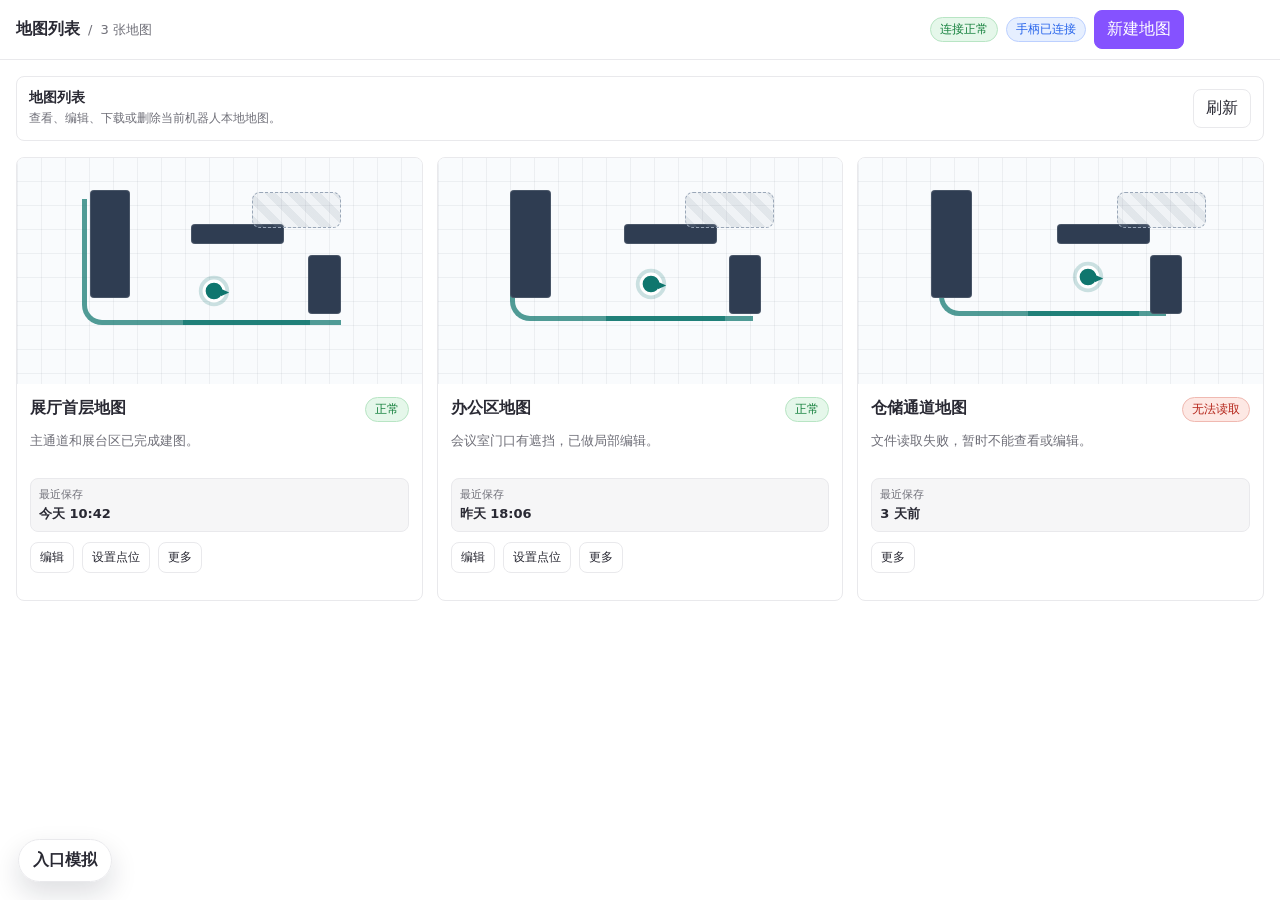
<file: apps/mapping-prototype-0630/index.html>
﻿<!doctype html>
<html lang="zh-CN">
<head>
  <meta charset="utf-8" />
  <meta name="viewport" content="width=device-width, initial-scale=1" />
  <title>建图 App 0630 原型 V0.9</title>
  <style>
    :root {
      --bg: #ffffff;
      --surface: #ffffff;
      --surface-soft: #f6f6f7;
      --surface-strong: #f0f0f2;
      --ink: #292933;
      --ink-soft: #6f6f78;
      --ink-faint: #9a9aa2;
      --line: #e9e9ec;
      --line-strong: #d8d8de;
      --primary: #8552ff;
      --primary-strong: #7443e8;
      --primary-soft: #f0eaff;
      --teal: #0f766e;
      --teal-2: #0d9488;
      --teal-soft: #dff5f1;
      --blue: #2563eb;
      --blue-soft: #e6efff;
      --amber: #b45309;
      --amber-soft: #fff4de;
      --red: #b42318;
      --red-soft: #fde8e4;
      --green: #15803d;
      --green-soft: #e5f7ea;
      --shadow: none;
      --radius: 8px;
    }

    * { box-sizing: border-box; }

    [hidden] { display: none !important; }

    html, body { min-height: 100%; }

    body {
      margin: 0;
      background: var(--bg);
      color: var(--ink);
      font-family: Inter, "Microsoft YaHei", "PingFang SC", system-ui, sans-serif;
      letter-spacing: 0;
    }

    button, input, textarea, select { font: inherit; }

    button {
      cursor: pointer;
      border: 0;
    }

    .app {
      min-height: 100vh;
      display: grid;
      grid-template-columns: minmax(0, 1fr);
      background: var(--bg);
    }

    .side {
      display: none !important;
      background: var(--nav);
      color: #e5edf6;
      padding: 18px 14px;
      grid-template-rows: auto 1fr auto;
      gap: 18px;
    }

    .brand {
      display: grid;
      gap: 8px;
    }

    .brand-mark {
      width: 34px;
      height: 34px;
      border-radius: 8px;
      background:
        linear-gradient(135deg, rgba(13, 148, 136, .95), rgba(37, 99, 235, .9)),
        #0f766e;
      display: grid;
      place-items: center;
      color: #fff;
      font-weight: 800;
    }

    .brand h1 {
      margin: 0;
      font-size: 18px;
      line-height: 1.2;
    }

    .brand small {
      color: #9ca9b9;
      font-size: 12px;
    }

    .side-nav {
      display: grid;
      align-content: start;
      gap: 8px;
    }

    .side-nav button {
      min-height: 40px;
      border-radius: 8px;
      background: transparent;
      color: #cbd5e1;
      display: grid;
      grid-template-columns: 22px minmax(0, 1fr);
      align-items: center;
      gap: 8px;
      padding: 8px 10px;
      text-align: left;
    }

    .side-nav button.active {
      background: var(--nav-2);
      color: #fff;
      box-shadow: inset 3px 0 0 var(--teal-2);
    }

    .side-nav button:disabled {
      opacity: .48;
      cursor: default;
    }

    .main {
      min-width: 0;
      min-height: 100vh;
      display: grid;
      grid-template-rows: auto minmax(0, 1fr);
      background: var(--bg);
    }

    .topbar {
      min-height: 56px;
      background: var(--surface);
      border-bottom: 1px solid var(--line);
      display: flex;
      align-items: center;
      justify-content: space-between;
      gap: 16px;
      padding: 10px 96px 10px 16px;
      position: sticky;
      top: 0;
      z-index: 10;
    }

    .crumb {
      display: flex;
      flex-wrap: wrap;
      align-items: center;
      gap: 8px;
      color: var(--ink-soft);
      font-size: 13px;
    }

    .crumb strong {
      color: var(--ink);
      font-size: 16px;
      font-weight: 600;
    }

    .top-actions,
    .actions {
      display: flex;
      flex-wrap: wrap;
      align-items: center;
      gap: 8px;
    }

    .btn {
      min-height: 36px;
      border: 1px solid var(--line);
      border-radius: 8px;
      background: #fff;
      color: var(--ink);
      padding: 8px 12px;
      display: inline-flex;
      align-items: center;
      justify-content: center;
      gap: 7px;
      white-space: nowrap;
      transition: background .16s ease, border-color .16s ease, color .16s ease;
    }

    .btn:hover {
      border-color: var(--line-strong);
      background: #f8fafc;
    }

    .btn.primary {
      background: var(--primary);
      border-color: var(--primary);
      color: #fff;
    }

    .btn.primary:hover { background: var(--primary-strong); }

    .btn.blue {
      background: var(--blue);
      border-color: var(--blue);
      color: #fff;
    }

    .btn.danger {
      background: var(--red);
      border-color: var(--red);
      color: #fff;
    }

    .btn.ghost {
      background: transparent;
    }

    .btn.icon {
      width: 36px;
      padding: 0;
    }

    .btn.small {
      min-height: 30px;
      padding: 6px 9px;
      font-size: 12px;
    }

    .btn:disabled {
      opacity: .55;
      cursor: default;
      transform: none;
    }

    .page {
      display: none;
      min-width: 0;
      padding: 16px;
      align-content: start;
      gap: 16px;
      background: var(--bg);
    }

    .page.active {
      display: grid;
    }

    .hero-row {
      display: grid;
      grid-template-columns: minmax(0, 1fr);
      gap: 14px;
      align-items: center;
    }

    .entry-panel {
      border: 1px solid var(--line);
      border-radius: 8px;
      background: var(--surface);
      padding: 12px;
      display: grid;
      gap: 10px;
    }

    .entry-panel-head {
      display: flex;
      align-items: flex-start;
      justify-content: space-between;
      gap: 4px;
    }

    .entry-panel-title {
      display: grid;
      gap: 4px;
    }

    .entry-panel-head strong {
      font-size: 14px;
    }

    .entry-panel-head span {
      color: var(--ink-soft);
      font-size: 12px;
      line-height: 1.45;
    }

    .sim-row {
      display: grid;
      gap: 6px;
    }

    .sim-row-label {
      font-size: 12px;
      font-weight: 700;
      color: var(--ink-soft);
    }

    .sim-panel {
      position: fixed;
      left: 18px;
      bottom: 18px;
      z-index: 25;
      width: min(360px, calc(100vw - 36px));
      box-shadow: 0 12px 28px rgba(17, 24, 39, .14);
    }

    .sim-panel .entry-panel {
      background: rgba(255, 255, 255, .96);
      backdrop-filter: blur(10px);
    }

    .sim-panel-toggle {
      display: none;
      border: 1px solid var(--line);
      border-radius: 999px;
      background: rgba(255, 255, 255, .96);
      color: var(--ink);
      box-shadow: 0 12px 28px rgba(17, 24, 39, .14);
      padding: 10px 14px;
      font-weight: 700;
      backdrop-filter: blur(10px);
    }

    .sim-panel.is-collapsed {
      width: auto;
      box-shadow: none;
    }

    .sim-panel.is-collapsed .entry-panel {
      display: none;
    }

    .sim-panel.is-collapsed .sim-panel-toggle {
      display: inline-flex;
      align-items: center;
      gap: 8px;
    }

    .toolbar {
      background: var(--surface);
      border: 1px solid var(--line);
      border-radius: 8px;
      padding: 12px;
      display: flex;
      flex-wrap: wrap;
      align-items: center;
      justify-content: space-between;
      gap: 12px;
    }

    .segmented {
      display: inline-flex;
      flex-wrap: wrap;
      gap: 4px;
      background: var(--surface-soft);
      border-radius: 8px;
      padding: 4px;
    }

    .segmented button {
      min-height: 30px;
      border-radius: 6px;
      background: transparent;
      color: var(--ink-soft);
      padding: 5px 10px;
    }

    .segmented button.active {
      background: #fff;
      color: var(--ink);
      box-shadow: 0 1px 2px rgba(24, 24, 27, .08);
    }

    .toolbar-copy {
      display: grid;
      gap: 3px;
    }

    .toolbar-copy strong {
      font-size: 14px;
    }

    .toolbar-copy span {
      color: var(--ink-soft);
      font-size: 12px;
      line-height: 1.45;
    }

    .toolbar-copy span:empty {
      display: none;
    }

    .map-list {
      display: grid;
      grid-template-columns: repeat(auto-fit, minmax(340px, 1fr));
      gap: 14px;
    }

    .map-card {
      background: var(--surface);
      border: 1px solid var(--line);
      border-radius: 8px;
      overflow: hidden;
      min-height: 444px;
      display: grid;
      grid-template-rows: 226px minmax(0, 1fr);
      box-shadow: none;
      transition: background .16s ease, border-color .16s ease;
    }

    .map-card.clickable {
      cursor: pointer;
    }

    .map-card.clickable:focus-visible {
      outline: 2px solid var(--primary);
      outline-offset: 2px;
    }

    .map-card:hover {
      background: #fafafa;
      border-color: var(--line-strong);
    }

    .map-card.unavailable {
      cursor: default;
    }

    .map-preview {
      position: relative;
      overflow: hidden;
      background:
        linear-gradient(90deg, rgba(23, 32, 51, .055) 1px, transparent 1px),
        linear-gradient(0deg, rgba(23, 32, 51, .055) 1px, transparent 1px),
        #f9fbfd;
      background-size: 24px 24px;
    }

    .map-thumbnail {
      width: 100%;
      height: 100%;
      display: block;
      object-fit: cover;
      background: #111827;
    }

    .map-preview.large {
      min-height: 640px;
      border: 1px solid var(--line);
      border-radius: 8px;
    }

    .mapping-stage {
      min-height: 560px;
      height: clamp(560px, calc(100vh - 138px), 760px);
      border: 1px solid var(--line);
      border-radius: 8px;
      background: #111827;
      position: relative;
      overflow: hidden;
      cursor: grab;
      touch-action: none;
    }

    .mapping-stage.is-panning,
    .mapping-stage.editor-stage.is-panning {
      cursor: grabbing;
    }

    .mapping-canvas {
      display: block;
      width: 100%;
      height: 100%;
    }

    .map-zoom-controls {
      position: absolute;
      right: 14px;
      top: 14px;
      z-index: 4;
      display: inline-flex;
      align-items: center;
      gap: 4px;
      border: 1px solid rgba(255, 255, 255, .16);
      border-radius: 8px;
      background: rgba(15, 23, 42, .70);
      padding: 4px;
      backdrop-filter: blur(8px);
    }

    .map-zoom-controls button {
      min-width: 30px;
      min-height: 28px;
      border-radius: 6px;
      border-color: rgba(255, 255, 255, .12);
      background: rgba(255, 255, 255, .08);
      color: rgba(255, 255, 255, .88);
      padding: 3px 8px;
      font-size: 12px;
      cursor: pointer;
    }

    .map-zoom-controls button:hover {
      background: rgba(255, 255, 255, .16);
    }

    .map-zoom-controls button.active {
      background: rgba(37, 99, 235, .92);
      color: #fff;
    }

    .map-zoom-controls .zoom-percent {
      min-width: 42px;
      color: rgba(255, 255, 255, .82);
      text-align: center;
      font-size: 12px;
      line-height: 28px;
    }

    .mapping-hud {
      position: absolute;
      left: 14px;
      top: 14px;
      display: flex;
      flex-wrap: wrap;
      gap: 8px;
      pointer-events: none;
    }

    .hud-pill {
      min-height: 24px;
      display: inline-flex;
      align-items: center;
      gap: 6px;
      border: 1px solid rgba(255, 255, 255, .14);
      border-radius: 999px;
      background: rgba(15, 23, 42, .66);
      color: rgba(255, 255, 255, .88);
      padding: 3px 8px;
      font-size: 12px;
      backdrop-filter: blur(8px);
    }

    .hud-dot {
      width: 7px;
      height: 7px;
      border-radius: 999px;
      background: #22c55e;
      box-shadow: 0 0 0 4px rgba(34, 197, 94, .16);
    }

    .mapping-legend {
      position: absolute;
      right: 14px;
      bottom: 14px;
      display: grid;
      grid-template-columns: repeat(2, 118px);
      justify-content: end;
      align-items: center;
      gap: 8px 14px;
      border: 1px solid rgba(255, 255, 255, .16);
      border-radius: 8px;
      background: rgba(15, 23, 42, .68);
      color: rgba(255, 255, 255, .84);
      padding: 10px 11px;
      font-size: 14px;
      line-height: 1.15;
      backdrop-filter: blur(8px);
      pointer-events: none;
    }

    .mapping-wait {
      position: absolute;
      left: 50%;
      top: 50%;
      width: min(320px, calc(100% - 40px));
      transform: translate(-50%, -50%);
      border: 1px solid rgba(255, 255, 255, .18);
      border-radius: 8px;
      background: rgba(17, 24, 39, .76);
      color: rgba(255, 255, 255, .92);
      padding: 14px 16px;
      display: grid;
      gap: 5px;
      text-align: center;
      backdrop-filter: blur(8px);
      pointer-events: none;
    }

    .mapping-wait strong {
      font-size: 15px;
    }

    .mapping-wait span {
      color: rgba(255, 255, 255, .68);
      font-size: 12px;
      line-height: 1.45;
    }

    .mapping-wait.hidden { display: none; }

    .safety-banner {
      position: absolute;
      left: 14px;
      right: 14px;
      bottom: 14px;
      z-index: 2;
      min-height: 38px;
      border: 1px solid rgba(244, 63, 94, .38);
      border-radius: 8px;
      background: rgba(127, 29, 29, .88);
      color: #fff;
      display: none;
      align-items: center;
      justify-content: space-between;
      gap: 12px;
      padding: 8px 10px;
      font-size: 12px;
      backdrop-filter: blur(8px);
    }

    .safety-banner.show {
      display: flex;
    }

    .safety-banner strong {
      font-size: 13px;
    }

    .legend-row {
      display: inline-flex;
      align-items: center;
      gap: 10px;
      min-width: 118px;
      white-space: nowrap;
      font-family: "Microsoft YaHei", "PingFang SC", "Noto Sans CJK SC", Arial, sans-serif;
      font-variant-ligatures: none;
      font-weight: 400;
    }

    .mapping-legend .legend-row {
      justify-content: space-between;
      min-width: 118px;
      padding: 4px 6px;
      border-radius: 5px;
      background: rgba(255, 255, 255, .05);
    }

    .legend-swatch {
      display: inline-block;
      flex: 0 0 18px;
      width: 18px;
      height: 12px;
      border-radius: 3px;
      background: #e5e7eb;
      box-shadow: inset 0 0 0 1px rgba(255, 255, 255, .18);
    }

    .legend-label {
      display: inline-block;
      min-width: 72px;
    }

    .legend-swatch.wall { background: #1f2937; border: 1px solid #64748b; position: static; }
    .legend-swatch.free { background: #e8f1ff; }
    .legend-swatch.unknown { background: #6b7280; border: 1px solid #a7b0bd; position: static; }
    .legend-swatch.scan { background: #60a5fa; }
    .mapping-stage.editor-stage {
      min-height: 560px;
      height: clamp(560px, calc(100vh - 138px), 760px);
      background: #111827;
      cursor: crosshair;
      isolation: isolate;
    }

    .editor-grid-canvas {
      position: absolute;
      inset: 0;
      width: 100%;
      height: 100%;
      display: block;
    }

    .editor-brush-preview {
      position: absolute;
      z-index: 3;
      display: none;
      width: 24px;
      height: 24px;
      border: 2px solid rgba(15, 118, 110, .78);
      border-radius: 999px;
      background: rgba(13, 148, 136, .14);
      transform: translate(-50%, -50%);
      pointer-events: none;
      box-shadow: 0 0 0 1px rgba(255, 255, 255, .7);
    }

    .mapping-stage.editor-stage:hover .editor-brush-preview,
    .mapping-stage.editor-stage.is-drawing .editor-brush-preview {
      display: block;
    }

    .mapping-stage.picking-new,
    .mapping-stage.picking-reposition {
      cursor: crosshair !important;
    }

    .point-pick-preview {
      position: absolute;
      z-index: 5;
      display: none;
      width: 22px;
      height: 22px;
      border-radius: 50%;
      background: rgba(133, 82, 255, .35);
      border: 2px solid rgba(133, 82, 255, .85);
      transform: translate(-50%, -50%);
      pointer-events: none;
      align-items: center;
      justify-content: center;
      font-size: 9px;
      font-weight: 700;
      color: #7443e8;
      white-space: nowrap;
    }

    .route {
      position: absolute;
      left: 16%;
      top: 18%;
      width: 66%;
      height: 58%;
      border-left: 5px solid rgba(15, 118, 110, .72);
      border-bottom: 5px solid rgba(15, 118, 110, .72);
      border-radius: 0 0 0 20px;
    }

    .route::after {
      content: "";
      position: absolute;
      left: 38%;
      bottom: -5px;
      width: 50%;
      border-bottom: 5px solid rgba(15, 118, 110, .72);
    }

    .wall {
      position: absolute;
      background: #2f3d52;
      border-radius: 4px;
      box-shadow: inset 0 0 0 1px rgba(255, 255, 255, .12);
    }

    .unknown {
      position: absolute;
      border: 1px dashed #9aa7b8;
      border-radius: 8px;
      background:
        repeating-linear-gradient(45deg, rgba(138, 151, 167, .14) 0 8px, transparent 8px 16px),
        rgba(138, 151, 167, .08);
    }

    .scan-dot {
      position: absolute;
      width: 5px;
      height: 5px;
      border-radius: 50%;
      background: rgba(37, 99, 235, .5);
    }

    .robot {
      position: absolute;
      left: 46%;
      top: 52%;
      width: 30px;
      height: 30px;
      border-radius: 999px;
      background: var(--teal);
      border: 4px solid #fff;
      box-shadow: 0 0 0 5px rgba(15, 118, 110, .2);
    }

    .robot::after {
      content: "";
      position: absolute;
      right: -9px;
      top: 8px;
      border-left: 11px solid var(--teal);
      border-top: 5px solid transparent;
      border-bottom: 5px solid transparent;
    }

    .coverage {
      position: absolute;
      border-radius: 999px;
      background: rgba(37, 99, 235, .08);
      border: 1px solid rgba(37, 99, 235, .18);
    }

    .card-body {
      padding: 13px;
      display: grid;
      align-content: start;
      gap: 10px;
    }

    .card-title-row {
      display: flex;
      align-items: flex-start;
      justify-content: space-between;
      gap: 10px;
    }

    .card-title-row h3 {
      margin: 0;
      min-width: 0;
      font-size: 16px;
      line-height: 1.35;
    }

    .note {
      color: var(--ink-soft);
      font-size: 13px;
      line-height: 1.45;
      min-height: 36px;
    }

    .state-hint {
      min-height: 34px;
      border-radius: 8px;
      background: var(--surface-soft);
      color: var(--ink-soft);
      font-size: 12px;
      line-height: 1.45;
      padding: 8px 9px;
    }

    .card-footnote {
      color: var(--ink-soft);
      font-size: 12px;
      line-height: 1.4;
    }

    .meta-grid {
      display: grid;
      grid-template-columns: repeat(2, minmax(0, 1fr));
      gap: 8px;
    }

    .meta-grid.single {
      grid-template-columns: minmax(0, 1fr);
    }

    .meta {
      min-height: 54px;
      border: 1px solid var(--line);
      border-radius: 8px;
      background: var(--surface-soft);
      padding: 8px;
      display: grid;
      align-content: center;
      gap: 3px;
    }

    .meta span {
      color: var(--ink-soft);
      font-size: 11px;
    }

    .meta strong {
      color: var(--ink);
      font-size: 13px;
      font-weight: 700;
    }

    .badge {
      display: inline-flex;
      align-items: center;
      justify-content: center;
      min-height: 24px;
      border-radius: 999px;
      border: 1px solid var(--line);
      background: #fff;
      color: var(--ink-soft);
      padding: 3px 9px;
      font-size: 12px;
      white-space: nowrap;
    }

    .badge-button {
      cursor: pointer;
    }

    .badge-button:hover {
      border-color: var(--line-strong);
      filter: brightness(.98);
    }

    .badge.draft {
      color: var(--amber);
      border-color: #f0d29a;
      background: var(--amber-soft);
    }

    .badge.usable {
      color: var(--green);
      border-color: #b8e5c4;
      background: var(--green-soft);
    }

    .badge.error {
      color: var(--red);
      border-color: #f0b9b1;
      background: var(--red-soft);
    }

    .badge.info {
      color: var(--blue);
      border-color: #bcd0ff;
      background: var(--blue-soft);
    }

    .more-wrap {
      position: relative;
    }

    .menu {
      position: absolute;
      right: 0;
      top: calc(100% + 6px);
      z-index: 12;
      min-width: 150px;
      display: none;
      background: #fff;
      border: 1px solid var(--line);
      border-radius: 8px;
      box-shadow: var(--shadow);
      padding: 6px;
    }

    .menu.open { display: grid; }

    .menu button {
      min-height: 34px;
      border-radius: 6px;
      background: transparent;
      color: var(--ink);
      display: flex;
      align-items: center;
      gap: 8px;
      padding: 7px 9px;
      text-align: left;
    }

    .menu button:hover { background: var(--surface-soft); }

    .empty {
      min-height: 280px;
      background: var(--surface);
      border: 1px dashed var(--line-strong);
      border-radius: 8px;
      display: grid;
      place-items: center;
      text-align: center;
      padding: 28px;
    }

    .empty-inner {
      display: grid;
      justify-items: center;
      gap: 12px;
    }

    .empty-symbol {
      width: 46px;
      height: 46px;
      border-radius: 8px;
      background: var(--teal-soft);
      color: var(--teal);
      display: grid;
      place-items: center;
      font-weight: 800;
    }

    .workspace {
      display: grid;
      grid-template-columns: minmax(0, 1fr) 300px;
      gap: 16px;
      align-items: start;
    }

    .workspace.editor-layout {
      grid-template-columns: minmax(0, 1fr) 300px;
    }

    .workspace.editor-layout.points-mode {
      grid-template-columns: minmax(0, 1fr) 300px;
    }

    body.manual-locate-mode #editorModeSwitch,
    body.manual-locate-mode #basemapSection,
    body.manual-locate-mode #pointAddEntry,
    body.manual-locate-mode #moveConsoleSwitch,
    body.manual-locate-mode #pointListWrap,
    body.manual-locate-mode #saveEdit,
    body.manual-locate-mode #backLibraryFromEditor,
    body.manual-locate-mode #unsavedBadge,
    body.manual-locate-mode #exitEditorTop {
      display: none !important;
    }

    body.manual-locate-mode #manualLocateGuide {
      display: grid !important;
    }

    body.manual-locate-mode .point-two-col {
      display: block;
    }

    body.host-view-map-mode #backLibraryFromViewer,
    body.host-view-map-mode #exitViewerTop,
    body.host-view-map-mode #viewerEdit,
    body.host-view-map-mode #viewerEditPoints,
    body.host-view-map-mode #viewerDownload,
    body.host-view-map-mode #detailEditPoints {
      display: none !important;
    }

    .manual-locate-banner {
      display: none;
      position: absolute;
      left: 16px;
      right: 16px;
      bottom: 16px;
      z-index: 8;
      border: 1px solid rgba(148, 163, 184, .38);
      border-radius: 8px;
      background: rgba(15, 23, 42, .86);
      color: #e5e7eb;
      padding: 10px 12px;
      font-size: 12px;
      line-height: 1.5;
      backdrop-filter: blur(8px);
    }

    body.manual-locate-mode .manual-locate-banner {
      display: block;
    }

    .workspace.viewer-layout {
      grid-template-columns: minmax(0, 1fr) 300px;
    }

    .workspace.viewer-layout > aside.panel {
      order: 2;
    }

    .workspace.viewer-layout > .panel:not(aside) {
      order: 1;
    }

    .panel {
      background: var(--surface);
      border: 1px solid var(--line);
      border-radius: 8px;
      overflow: hidden;
      box-shadow: none;
    }

    .panel-header {
      min-height: 62px;
      border-bottom: 1px solid var(--line);
      display: flex;
      align-items: center;
      justify-content: space-between;
      gap: 12px;
      padding: 13px 15px;
    }

    .panel-header h2,
    .panel-header h3 {
      margin: 0;
      font-size: 17px;
      min-width: 0;
      overflow: hidden;
      text-overflow: ellipsis;
      white-space: nowrap;
    }

    .panel-body {
      padding: 14px;
      display: grid;
      gap: 12px;
    }

    .panel-body.flush {
      padding: 0;
    }

    .panel-footer {
      border-top: 1px solid var(--line);
      padding: 12px 14px;
      display: grid;
      gap: 8px;
    }

    .btn.full {
      width: 100%;
    }

    .status-list {
      display: grid;
      gap: 9px;
    }

    .status-row {
      min-height: 54px;
      border: 1px solid var(--line);
      border-radius: 8px;
      background: #fff;
      padding: 9px 10px;
      display: grid;
      grid-template-columns: minmax(0, 1fr) auto;
      align-items: center;
      gap: 10px;
    }

    .status-row strong {
      display: block;
      font-size: 13px;
      margin-bottom: 2px;
    }

    .status-row span {
      color: var(--ink-soft);
      font-size: 12px;
    }

    .control-pad {
      border: 1px solid var(--line);
      border-radius: 8px;
      background: #fff;
      padding: 12px;
      display: grid;
      gap: 12px;
    }

    .handset-panel {
      position: fixed;
      right: 18px;
      bottom: 18px;
      z-index: 24;
      width: min(290px, calc(100vw - 32px));
      border: 1px solid var(--line);
      border-radius: 8px;
      background: rgba(255, 255, 255, .96);
      box-shadow: 0 12px 28px rgba(17, 24, 39, .14);
      padding: 12px;
      display: grid;
      gap: 10px;
      backdrop-filter: blur(10px);
    }

    .handset-panel[hidden] {
      display: none;
    }

    .handset-head {
      display: flex;
      align-items: center;
      justify-content: space-between;
      gap: 8px;
    }

    .handset-head strong {
      font-size: 14px;
    }

    .handset-actions {
      display: flex;
      align-items: center;
      gap: 6px;
    }

    .handset-grid {
      display: grid;
      grid-template-columns: repeat(3, 1fr);
      gap: 7px;
    }

    .handset-grid .ctrl {
      min-width: 0;
      min-height: 42px;
    }

    .ctrl:disabled {
      opacity: .42;
      cursor: default;
    }

    .pad-head {
      display: flex;
      align-items: center;
      justify-content: space-between;
      gap: 10px;
    }

    .pad-head strong { font-size: 14px; }

    .pad-grid {
      display: grid;
      gap: 12px;
    }

    .move-grid {
      display: grid;
      grid-template-columns: repeat(3, minmax(0, 1fr));
      grid-template-rows: repeat(3, 50px);
      gap: 7px;
      justify-content: center;
    }

    .turn-grid {
      display: grid;
      grid-template-columns: repeat(2, minmax(0, 1fr));
      gap: 8px;
      align-content: center;
    }

    .ctrl {
      border: 1px solid var(--line);
      border-radius: 8px;
      background: var(--surface-soft);
      color: var(--ink);
      min-height: 48px;
      min-width: 0;
      padding: 6px;
      display: grid;
      place-items: center;
      gap: 2px;
      user-select: none;
      touch-action: none;
    }

    .ctrl:hover,
    .ctrl.active {
      background: var(--surface-strong);
      border-color: var(--line-strong);
      color: var(--ink);
    }

    .ctrl.active:not(.stop) {
      border-color: #93c5fd;
      background: #e6efff;
      box-shadow: inset 0 0 0 1px rgba(37, 99, 235, .25);
    }

    .ctrl.stop {
      background: var(--red);
      border-color: var(--red);
      color: #fff;
      font-weight: 800;
    }

    .ctrl kbd {
      font-size: 17px;
      line-height: 1;
      background: transparent;
      padding: 0;
    }

    .ctrl span {
      font-size: 11px;
    }

    .range-row {
      display: grid;
      grid-template-columns: 1fr;
      align-items: center;
      gap: 8px;
      color: var(--ink-soft);
      font-size: 12px;
    }

    .grid-size-setting {
      border: 1px solid var(--line);
      border-radius: 8px;
      background: #fff;
      padding: 10px;
      display: grid;
      gap: 8px;
    }

    .grid-size-setting.muted .segmented {
      opacity: .45;
    }

    .grid-size-setting .setting-head {
      display: flex;
      align-items: center;
      justify-content: space-between;
      gap: 10px;
    }

    .grid-size-setting strong {
      font-size: 13px;
    }

    .grid-size-setting .segmented {
      width: 100%;
      display: grid;
      grid-template-columns: repeat(4, minmax(0, 1fr));
    }

    .grid-size-setting .segmented button {
      padding-inline: 6px;
    }

    .control-note {
      color: var(--ink-soft);
      font-size: 12px;
      line-height: 1.45;
    }

    .control-note.warning {
      color: var(--red);
    }

    input[type="range"] {
      width: 100%;
      min-height: 24px;
      padding: 0;
    }

    .form {
      display: grid;
      gap: 13px;
    }

    .field {
      display: grid;
      gap: 7px;
    }

    .field label {
      font-size: 13px;
      font-weight: 700;
      color: #344256;
    }

    .field input,
    .field textarea {
      width: 100%;
      border: 1px solid var(--line);
      border-radius: 8px;
      background: #fff;
      color: var(--ink);
      min-height: 40px;
      padding: 9px 11px;
    }

    .field textarea {
      min-height: 102px;
      resize: vertical;
    }

    .drawer,
    .modal {
      position: fixed;
      inset: 0;
      display: none;
      z-index: 40;
    }

    .drawer.open,
    .modal.open {
      display: block;
    }

    .scrim {
      position: absolute;
      inset: 0;
      background: rgba(17, 24, 39, .42);
    }

    .drawer-panel {
      position: absolute;
      right: 0;
      top: 0;
      height: 100%;
      width: min(480px, 100vw);
      background: #fff;
      box-shadow: -18px 0 40px rgba(17, 24, 39, .18);
      display: grid;
      grid-template-rows: auto minmax(0, 1fr) auto;
    }

    .drawer-head,
    .drawer-foot {
      min-height: 64px;
      border-bottom: 1px solid var(--line);
      padding: 14px 16px;
      display: flex;
      align-items: center;
      justify-content: space-between;
      gap: 12px;
    }

    .drawer-foot {
      border-top: 1px solid var(--line);
      border-bottom: 0;
      justify-content: flex-end;
    }

    .drawer-head h2 {
      margin: 0;
      font-size: 18px;
    }

    .drawer-body {
      min-height: 0;
      overflow: auto;
      padding: 16px;
      display: grid;
      align-content: start;
      gap: 16px;
    }

    .check-list {
      display: grid;
      gap: 9px;
    }

    .check-item {
      min-height: 48px;
      border: 1px solid var(--line);
      border-radius: 8px;
      background: var(--surface-soft);
      padding: 9px 10px;
      display: grid;
      grid-template-columns: 22px minmax(0, 1fr) auto;
      align-items: center;
      gap: 8px;
    }

    .check-dot {
      width: 18px;
      height: 18px;
      border-radius: 999px;
      border: 2px solid var(--line-strong);
      background: #fff;
    }

    .check-item.pass .check-dot {
      border-color: var(--primary);
      background: var(--primary);
      box-shadow: inset 0 0 0 4px #fff;
    }

    .modal-card {
      position: relative;
      width: min(420px, calc(100vw - 28px));
      margin: 18vh auto 0;
      background: #fff;
      border-radius: 8px;
      box-shadow: var(--shadow);
      border: 1px solid var(--line);
      padding: 18px;
      display: grid;
      gap: 14px;
    }

    .modal-card h3 {
      margin: 0;
      font-size: 18px;
    }

    .modal-card p {
      margin: 0;
      color: var(--ink-soft);
      font-size: 13px;
      line-height: 1.55;
    }

    .modal-card p.warning {
      color: var(--red);
    }

    .modal-card p.warning strong {
      color: var(--red);
    }

    .next-actions {
      display: grid;
      grid-template-columns: repeat(2, minmax(0, 1fr));
      gap: 8px;
    }

    .next-actions .btn {
      justify-content: center;
    }

    .tool-list {
      display: grid;
      gap: 9px;
    }

    .tool {
      border: 1px solid var(--line);
      border-radius: 8px;
      background: #fff;
      min-height: 50px;
      padding: 10px;
      display: grid;
      grid-template-columns: 28px minmax(0, 1fr);
      gap: 8px;
      align-items: center;
      text-align: left;
    }

    .tool.active {
      border-color: var(--primary);
      background: var(--primary-soft);
    }

    .tool-mark {
      width: 26px;
      height: 26px;
      border-radius: 6px;
      display: grid;
      place-items: center;
      color: #fff;
      background: var(--primary);
      font-size: 13px;
      font-weight: 800;
    }

    .tool strong {
      display: block;
      font-size: 13px;
      margin-bottom: 2px;
    }

    .tool span {
      color: var(--ink-soft);
      font-size: 12px;
    }

    .toast {
      position: fixed;
      right: 20px;
      bottom: 20px;
      z-index: 60;
      max-width: 380px;
      background: #111827;
      color: #fff;
      border-radius: 8px;
      padding: 12px 14px;
      box-shadow: var(--shadow);
      opacity: 0;
      transform: translateY(10px);
      pointer-events: none;
      transition: opacity .18s ease, transform .18s ease;
      font-size: 13px;
      line-height: 1.5;
    }

    .toast.show {
      opacity: 1;
      transform: translateY(0);
    }

    .modal-error {
      margin: 12px 0 0;
      border: 1px solid #f0b9b1;
      border-radius: 8px;
      background: var(--red-soft);
      color: var(--red);
      padding: 10px 12px;
      font-size: 13px;
      line-height: 1.5;
    }

    .saving-bar {
      height: 8px;
      border-radius: 999px;
      overflow: hidden;
      background: var(--surface-strong);
    }

    .saving-bar span {
      display: block;
      height: 100%;
      width: 0;
      border-radius: inherit;
      background: var(--primary);
      transition: width .4s ease;
    }

    .editor-mode-tabs {
      display: grid;
      grid-template-columns: repeat(2, minmax(0, 1fr));
      gap: 4px;
      width: 100%;
    }

    .point-section { display: none; }
    .point-section.active { display: grid; gap: 10px; }
    .basemap-section { display: grid; gap: 10px; }
    .basemap-section.hidden { display: none; }

    .point-item.viewer-point-item {
      cursor: default;
    }

    .point-item.viewer-point-item:hover {
      background: var(--surface-soft);
      border-color: var(--line);
    }

    .point-list {
      display: grid;
      gap: 6px;
      max-height: 480px;
      overflow-y: auto;
      scroll-behavior: smooth;
    }

    .point-item {
      border: 1px solid var(--line);
      border-radius: 8px;
      background: #fff;
      padding: 9px 10px;
      display: grid;
      grid-template-columns: minmax(0,1fr) auto;
      align-items: center;
      gap: 8px;
      cursor: pointer;
      transition: background .12s ease, border-color .12s ease;
    }

    .point-item:hover {
      background: var(--surface-soft);
      border-color: var(--line-strong);
    }

    .point-item.selected {
      border-color: var(--primary);
      background: var(--primary-soft);
    }

    .point-edit-form {
      border: 1px solid var(--primary);
      border-radius: 8px;
      background: var(--primary-soft);
      padding: 10px;
      display: none;
      flex-direction: column;
      gap: 8px;
    }

    .point-edit-form.open {
      display: flex;
    }

    .handset-collapsed {
      display: flex;
      align-items: center;
      gap: 8px;
    }

    .handset-fab {
      position: fixed;
      right: 18px;
      bottom: 18px;
      z-index: 24;
      width: 46px;
      height: 46px;
      border-radius: 999px;
      background: rgba(255, 255, 255, .96);
      border: 1px solid var(--line);
      box-shadow: 0 8px 20px rgba(17, 24, 39, .14);
      backdrop-filter: blur(10px);
      display: none;
      align-items: center;
      justify-content: center;
      cursor: pointer;
      font-size: 18px;
    }

    .handset-fab.show { display: flex; }

    .point-item-info strong {
      display: block;
      font-size: 13px;
    }

    .point-item-info span {
      color: var(--ink-soft);
      font-size: 12px;
    }

    .point-add-form {
      border: 1px solid var(--line);
      border-radius: 8px;
      background: var(--surface-soft);
      padding: 10px;
      display: none;
      gap: 8px;
    }

    .point-add-form.open { display: grid; }

    .place-mode-note {
      border: 1px solid var(--primary);
      border-radius: 8px;
      background: var(--primary-soft);
      color: var(--primary);
      padding: 8px 10px;
      font-size: 12px;
      display: none;
    }

    .place-mode-note.active { display: block; }

    .mapping-stage.is-dragging-point {
      cursor: grabbing !important;
    }

    .nudge-grid {
      display: grid;
      grid-template-columns: repeat(3, 1fr);
      grid-template-rows: repeat(3, 36px);
      gap: 4px;
    }

    .nudge-grid .ctrl {
      min-height: 36px;
    }

    .point-add-entry {
      display: grid;
      gap: 6px;
    }

    .point-add-entry .section-label {
      font-size: 12px;
      font-weight: 700;
      color: var(--ink-soft);
    }

    .point-nudge-wrap {
      border: 1px solid var(--line);
      border-radius: 8px;
      background: #fff;
      padding: 8px 10px;
      display: grid;
      gap: 6px;
    }

    .point-nudge-wrap .section-label {
      font-size: 12px;
      font-weight: 700;
      color: var(--ink-soft);
    }

    /* Two-column layout for point arrangement mode */
    .point-two-col {
      display: grid;
      grid-template-columns: minmax(0, 1fr);
      gap: 10px;
      align-items: start;
    }

    @media (max-width: 1300px) {
      .workspace.editor-layout.points-mode {
        grid-template-columns: minmax(0, 1fr) 300px;
      }
    }

    /* Point view state (read-only info + edit/delete actions) */
    .point-view-panel {
      display: none !important;
    }

    /* Inline card detail: view state */
    .point-card-detail {
      border-top: 1px solid var(--line);
      margin-top: 6px;
      padding-top: 8px;
      display: none;
      flex-direction: column;
      gap: 6px;
    }

    .point-card-detail.open {
      display: flex;
    }

    .point-card-view {
      display: grid;
      gap: 4px;
    }

    .point-card-view-row {
      display: flex;
      justify-content: space-between;
      font-size: 12px;
      gap: 8px;
    }

    .point-card-view-row span {
      color: var(--ink-soft);
    }

    .point-card-view-row strong {
      font-size: 12px;
      color: var(--ink);
    }

    .point-card-unsaved {
      display: none;
      background: var(--amber-soft);
      border: 1px solid #f0d29a;
      border-radius: 6px;
      color: var(--amber);
      font-size: 11px;
      padding: 5px 8px;
    }

    .point-card-unsaved.show { display: block; }

    /* Inline 编辑字段（编号 / 名称）：在卡片选中即可直接编辑 */
    .point-card-inline-fields {
      display: grid;
      gap: 7px;
    }

    .point-card-inline-fields .field {
      display: grid;
      gap: 4px;
    }

    .point-card-inline-fields .field label {
      font-size: 11px;
      font-weight: 700;
      color: var(--ink-soft);
    }

    .point-card-inline-fields .field input {
      width: 100%;
      border: 1px solid var(--line);
      border-radius: 7px;
      background: #fff;
      color: var(--ink);
      min-height: 30px;
      padding: 5px 8px;
      font: inherit;
      font-size: 13px;
    }

    .point-card-inline-fields .field input:focus {
      outline: 2px solid var(--primary);
      outline-offset: -1px;
      border-color: var(--primary);
    }

    /* 位置编辑子区：点击"编辑位置"才出现 */
    .point-card-location-edit {
      display: grid;
      gap: 8px;
      border-top: 1px dashed var(--primary);
      padding-top: 8px;
    }

    /* （遗留）原 edit-state 样式，统一空规则避免影响其它视图 */
    .point-card-edit {
      display: none;
      flex-direction: column;
      gap: 7px;
      border-top: 1px solid var(--primary);
      margin-top: 6px;
      padding-top: 8px;
    }

    .point-card-edit.open {
      display: flex;
    }

    .point-card-edit-label {
      font-size: 11px;
      font-weight: 700;
      color: var(--primary);
      margin-bottom: 2px;
    }

    .point-card-edit .field {
      display: grid;
      gap: 4px;
    }

    .point-card-edit .field label {
      font-size: 12px;
      font-weight: 700;
      color: #344256;
    }

    .point-card-edit .field input {
      width: 100%;
      border: 1px solid var(--line);
      border-radius: 7px;
      background: #fff;
      color: var(--ink);
      min-height: 32px;
      padding: 6px 9px;
      font: inherit;
      font-size: 13px;
    }

    .point-card-nudge-wrap {
      display: grid;
      gap: 5px;
    }

    .point-card-nudge-wrap .section-label {
      font-size: 11px;
      font-weight: 700;
      color: var(--ink-soft);
    }

    .point-card-nudge-grid {
      display: grid;
      grid-template-columns: repeat(3, 1fr);
      grid-template-rows: repeat(3, 32px);
      gap: 4px;
    }

    .point-card-nudge-grid .ctrl {
      min-height: 32px;
      font-size: 11px;
    }

    .point-card-nudge-grid .ctrl kbd {
      font-size: 14px;
    }

    .point-view-meta {
      display: none;
    }

    /* Robot move console: floating panel at bottom-right of map preview */
    .point-move-panel {
      position: absolute;
      right: 14px;
      bottom: 14px;
      z-index: 6;
      width: 244px;
      border: 1px solid rgba(255, 255, 255, .18);
      border-radius: 10px;
      background: rgba(15, 23, 42, .82);
      color: #fff;
      padding: 10px 12px;
      display: grid;
      gap: 10px;
      box-shadow: 0 12px 28px rgba(15, 23, 42, .35);
      backdrop-filter: blur(10px);
    }

    .point-move-panel[hidden] { display: none !important; }

    .point-move-panel .pad-head {
      display: flex;
      align-items: center;
      justify-content: space-between;
      gap: 8px;
    }

    .point-move-panel .pad-head-text {
      display: grid;
      gap: 2px;
      flex: 1;
    }

    .point-move-panel .pad-head strong {
      font-size: 13px;
      color: #fff;
    }

    .point-move-panel .pad-head span {
      font-size: 11px;
      color: rgba(255, 255, 255, .68);
      line-height: 1.4;
    }

    .point-move-panel .console-close {
      width: 26px;
      height: 26px;
      border-radius: 6px;
      border: 1px solid rgba(255, 255, 255, .18);
      background: rgba(255, 255, 255, .08);
      color: rgba(255, 255, 255, .82);
      display: grid;
      place-items: center;
      font-size: 14px;
      line-height: 1;
      flex: 0 0 auto;
    }

    .point-move-panel .console-close:hover {
      background: rgba(255, 255, 255, .16);
    }

    .point-move-panel .pad-grid {
      display: grid;
      gap: 8px;
    }

    .point-move-panel .move-grid {
      grid-template-rows: repeat(3, 38px);
      gap: 5px;
    }

    .point-move-panel .turn-grid {
      gap: 5px;
    }

    .point-move-panel .ctrl {
      min-height: 38px;
      background: rgba(255, 255, 255, .08);
      border-color: rgba(255, 255, 255, .14);
      color: #fff;
    }

    .point-move-panel .ctrl:hover,
    .point-move-panel .ctrl.active {
      background: rgba(255, 255, 255, .18);
      border-color: rgba(255, 255, 255, .28);
      color: #fff;
    }

    .point-move-panel .ctrl.active:not(.stop) {
      background: rgba(37, 99, 235, .55);
      border-color: rgba(147, 197, 253, .8);
    }

    .point-move-panel .ctrl kbd {
      font-size: 15px;
      color: #fff;
    }

    .point-move-panel .ctrl span {
      color: rgba(255, 255, 255, .82);
    }

    /* Toggle switch for move console */
    .console-switch {
      display: flex;
      align-items: center;
      justify-content: space-between;
      gap: 10px;
      border: 1px solid var(--line);
      border-radius: 8px;
      background: #fff;
      padding: 10px 12px;
    }

    .console-switch-text {
      display: grid;
      gap: 2px;
      flex: 1;
      min-width: 0;
    }

    .console-switch-text strong {
      font-size: 13px;
    }

    .console-switch-text span {
      font-size: 12px;
      color: var(--ink-soft);
      line-height: 1.4;
    }

    .switch {
      position: relative;
      flex: 0 0 auto;
      width: 38px;
      height: 22px;
      border-radius: 999px;
      background: var(--line-strong);
      border: 0;
      padding: 0;
      cursor: pointer;
      transition: background .16s ease;
    }

    .switch::after {
      content: "";
      position: absolute;
      left: 2px;
      top: 2px;
      width: 18px;
      height: 18px;
      border-radius: 50%;
      background: #fff;
      box-shadow: 0 1px 2px rgba(0, 0, 0, .18);
      transition: left .16s ease;
    }

    .switch.on {
      background: var(--primary);
    }

    .switch.on::after {
      left: 18px;
    }

    .field-note {
      color: var(--ink-soft);
      font-size: 12px;
      margin-top: 4px;
      display: block;
    }

    @media (max-width: 1180px) {
      .workspace,
      .workspace.editor-layout,
      .workspace.editor-layout.points-mode,
      .workspace.viewer-layout { grid-template-columns: 1fr; }
      .map-list { grid-template-columns: repeat(2, minmax(260px, 1fr)); }
    }

    @media (max-width: 760px) {
      .topbar { padding-right: 16px; }
      .topbar,
      .toolbar {
        display: grid;
      }
      .page { padding: 12px; }
      .map-list,
      .pad-grid { grid-template-columns: 1fr; }
      .sim-panel {
        left: 12px;
        right: 12px;
        bottom: 12px;
        width: auto;
      }
      .map-preview.large,
      .mapping-stage { min-height: 430px; }
      .mapping-canvas { height: 430px; }
      .move-grid { grid-template-columns: repeat(3, 54px); }
    }
  </style>
</head>
<body>
  <div class="app">
    <aside class="side">
      <div class="brand">
        <div class="brand-mark">M</div>
        <div>
          <h1>建图工具</h1>
          <small>星尘桌面</small>
        </div>
      </div>
      <nav class="side-nav" aria-label="建图工具">
        <button class="active" data-nav="library"><span>▦</span><strong>地图管理</strong></button>
      </nav>
    </aside>

    <main class="main">
      <header class="topbar">
        <div class="crumb" id="breadcrumb">
          <strong>地图管理</strong>
          <span>/</span>
          <span>3 张地图</span>
        </div>
        <div class="top-actions">
          <span class="badge usable">连接正常</span>
          <button class="badge info badge-button" id="handControllerBadge" type="button">手柄已连接</button>
          <button class="btn" id="returnSourceFromLibrary" hidden>返回来源 App</button>
          <button class="btn primary" id="openCreate">新建地图</button>
        </div>
      </header>

      <section class="page active" id="page-library">
        <div class="toolbar">
          <div class="toolbar-copy">
            <strong id="libraryTitle">地图列表</strong>
            <span id="libraryHint"></span>
          </div>
          <div class="actions">
            <button class="btn" id="refreshMaps">刷新</button>
          </div>
        </div>

        <div class="map-list" id="mapList"></div>
      </section>

      <section class="page" id="page-capture">
        <div class="workspace">
          <div class="panel">
            <div class="panel-header">
              <h2 id="captureTitle">建图工作台</h2>
              <div class="actions">
                <span id="runTime" hidden>00:00</span>
                <button class="btn small" id="exitCaptureTop" type="button" title="退出建图工作台">退出</button>
              </div>
            </div>
            <div class="panel-body">
              <div class="mapping-stage">
                <canvas class="mapping-canvas" id="mappingCanvas" aria-label="实时建图模拟画布"></canvas>
                <div class="map-zoom-controls" aria-label="地图缩放">
                  <button type="button" data-zoom-target="mapping" data-zoom-action="out" aria-label="缩小">-</button>
                  <span class="zoom-percent" id="mappingZoomText">100%</span>
                  <button type="button" data-zoom-target="mapping" data-zoom-action="in" aria-label="放大">+</button>
                  <button type="button" data-zoom-target="mapping" data-zoom-action="fit">适配</button>
                  <button type="button" data-grid-toggle="mapping" aria-pressed="true">栅格</button>
                  <button type="button" id="scanLayerToggle" class="active" aria-pressed="true" title="显示或隐藏当前传感器扫到的点，仅用于建图过程">扫描点</button>
                </div>
                <div class="mapping-hud">
                  <span class="hud-pill"><span class="hud-dot"></span><span id="hudPose">位置 0.0m, 0.0m</span></span>
                  <span class="hud-pill" id="hudHeading">朝向 0°</span>
                </div>
                <div class="mapping-legend">
                  <div class="legend-row"><span class="legend-label">没扫到</span><span class="legend-swatch unknown"></span></div>
                  <div class="legend-row"><span class="legend-label">可通行</span><span class="legend-swatch free"></span></div>
                  <div class="legend-row"><span class="legend-label">障碍物</span><span class="legend-swatch wall"></span></div>
                </div>
                <div class="mapping-wait" id="mappingWait">
                  <strong>等待手柄或控制台操作</strong>
                  <span>移动机器人后地图开始生成；停止时地图不会继续自动扩张。</span>
                </div>
                <div class="safety-banner" id="safetyBanner">
                  <strong id="safetyTitle">距离障碍物过近，已自动停止</strong>
                  <span id="safetyHint">请后退或转向后再继续建图。</span>
                </div>
              </div>
            </div>
          </div>

          <aside class="panel">
            <div class="panel-header">
              <h3>操作</h3>
            </div>
            <div class="panel-body">
              <span id="captureSignal" hidden>正常</span>
              <span id="safetyDistanceText" hidden>等待移动</span>
              <span id="safetyDistanceBadge" hidden>待判断</span>
              <span id="handControllerMode" hidden>手柄操作可用</span>
              <span id="handControllerStatus" hidden>已连接</span>
              <span id="coverageText" hidden>0%</span>
              <span id="lastCommand" hidden>等待移动</span>
              <span id="speedModeText" hidden>0.20 m/s</span>
              <span id="mapUpdate" hidden>等待移动</span>
              <span id="mapUpdateBadge" hidden>待更新</span>

              <div class="control-pad">
                <div class="pad-head">
                  <strong>网页控制台</strong>
                  <span class="badge draft" id="webConsoleBadge" hidden></span>
                </div>
                <div class="control-note" id="controlNote">按住方向键移动，松开后自动停止。</div>
                <div class="pad-grid">
                  <div class="move-grid">
                    <div></div>
                    <button class="ctrl" data-command="前进"><kbd>↑</kbd><span>前进</span></button>
                    <div></div>
                    <button class="ctrl" data-command="左移"><kbd>←</kbd><span>左移</span></button>
                    <div></div>
                    <button class="ctrl" data-command="右移"><kbd>→</kbd><span>右移</span></button>
                    <div></div>
                    <button class="ctrl" data-command="后退"><kbd>↓</kbd><span>后退</span></button>
                    <div></div>
                  </div>
                  <div class="turn-grid">
                    <button class="ctrl" data-command="左转"><kbd>↶</kbd><span>左转</span></button>
                    <button class="ctrl" data-command="右转"><kbd>↷</kbd><span>右转</span></button>
                    <div class="meta" style="grid-column:1/-1;">
                      <span>速度</span>
                      <strong id="speedText">0.20 m/s</strong>
                    </div>
                  </div>
                </div>
                <div class="range-row">
                  <input type="range" id="speedRange" min="10" max="60" value="20" />
                </div>
              </div>
              <div class="grid-size-setting" id="captureGridSetting">
                <div class="setting-head">
                  <strong>栅格大小</strong>
                  <button class="btn small" id="captureGridToggle" type="button" data-grid-toggle="mapping" aria-pressed="true">关闭</button>
                </div>
                <div class="segmented" id="captureGridSize">
                  <button type="button" data-grid-size="0.5">0.5m</button>
                  <button type="button" data-grid-size="1">1.0m</button>
                  <button type="button" data-grid-size="2">2.0m</button>
                  <button type="button" data-grid-size="5">5.0m</button>
                </div>
              </div>
            </div>
            <div class="panel-footer">
              <button class="btn primary full" id="finishCapture">保存建图</button>
              <button class="btn full" id="finishCaptureEdit">保存并编辑</button>
              <button class="btn full" id="backLibraryFromCapture">返回地图管理</button>
            </div>
          </aside>
        </div>
      </section>

      <section class="page" id="page-viewer">
        <div class="workspace viewer-layout">
          <aside class="panel">
            <div class="panel-header">
              <h3>点位列表</h3>
            </div>
            <div class="panel-body">
              <div class="control-note" id="viewerPointEmptyHint" style="display:none;">
                当前地图还没有设置点位。
              </div>
              <div class="point-list" id="viewerPointList"></div>
            </div>
            <div class="panel-footer">
              <button class="btn primary full" id="viewerEdit">编辑</button>
              <button class="btn full" id="viewerEditPoints">设置点位</button>
              <button class="btn full" id="viewerDownload">下载地图</button>
              <button class="btn full" id="backLibraryFromViewer">返回地图管理</button>
            </div>
          </aside>

          <div class="panel">
            <div class="panel-header">
              <h2 id="viewerTitle">地图查看</h2>
              <div class="actions">
                <button class="btn small" id="exitViewerTop" type="button" title="退出地图查看">退出</button>
              </div>
            </div>
            <div class="panel-body">
              <div class="mapping-stage">
                <canvas class="mapping-canvas" id="viewerCanvas" aria-label="地图查看画布"></canvas>
                <div class="map-zoom-controls" aria-label="地图缩放">
                  <button type="button" data-zoom-target="viewer" data-zoom-action="out" aria-label="缩小">-</button>
                  <span class="zoom-percent" id="viewerZoomText">100%</span>
                  <button type="button" data-zoom-target="viewer" data-zoom-action="in" aria-label="放大">+</button>
                  <button type="button" data-zoom-target="viewer" data-zoom-action="fit">适配</button>
                  <button type="button" data-grid-toggle="viewer" aria-pressed="true">栅格</button>
                </div>
                <div class="mapping-hud">
                  <span class="hud-pill"><span class="hud-dot"></span><span id="viewerHudPose">位置 0.0m, 0.0m</span></span>
                  <span class="hud-pill" id="viewerHudHeading">朝向 0°</span>
                </div>
                <div class="mapping-legend">
                  <div class="legend-row"><span class="legend-label">没扫到</span><span class="legend-swatch unknown"></span></div>
                  <div class="legend-row"><span class="legend-label">可通行</span><span class="legend-swatch free"></span></div>
                  <div class="legend-row"><span class="legend-label">障碍物</span><span class="legend-swatch wall"></span></div>
                </div>
              </div>
            </div>
          </div>
        </div>
      </section>

      <section class="page" id="page-editor">
        <div class="workspace editor-layout">
          <div class="panel">
            <div class="panel-header">
              <h2 id="editorTitle">地图编辑</h2>
              <div class="actions">
                <span class="badge draft" id="unsavedBadge">未保存</span>
                <button class="btn small" id="exitEditorTop" type="button" title="退出地图编辑">退出</button>
              </div>
            </div>
            <div class="panel-body">
              <div class="mapping-stage editor-stage" id="editorMap">
                <canvas class="editor-grid-canvas" id="editorGridCanvas"></canvas>
                <div class="map-zoom-controls" aria-label="地图缩放">
                  <button type="button" data-zoom-target="editor" data-zoom-action="out" aria-label="缩小">-</button>
                  <span class="zoom-percent" id="editorZoomText">100%</span>
                  <button type="button" data-zoom-target="editor" data-zoom-action="in" aria-label="放大">+</button>
                  <button type="button" data-zoom-target="editor" data-zoom-action="fit">适配</button>
                  <button type="button" data-grid-toggle="editor" aria-pressed="true">栅格</button>
                </div>
                <div class="mapping-legend">
                  <div class="legend-row"><span class="legend-label">没扫到</span><span class="legend-swatch unknown"></span></div>
                  <div class="legend-row"><span class="legend-label">可通行</span><span class="legend-swatch free"></span></div>
                  <div class="legend-row"><span class="legend-label">障碍物</span><span class="legend-swatch wall"></span></div>
                </div>
                <div class="mapping-hud">
                  <span class="hud-pill"><span class="hud-dot"></span><span id="editorHudPose">位置 0.0m, 0.0m</span></span>
                  <span class="hud-pill" id="editorHudHeading">朝向 0°</span>
                </div>
                <div class="manual-locate-banner">
                  <strong>手动重定位</strong>：点击可通行区域设置当前位置，按住并拖动设置朝向。确认位置与朝向后点击右侧“完成定位”。
                </div>
                <span class="editor-brush-preview" id="editorBrushPreview"></span>

                <!-- 移动机器人浮动控制台（仅在编辑器·点位编排·设置点位子状态下，由开关控制可见） -->
                <div class="point-move-panel" id="pointMoveControl" hidden>
                  <div class="pad-head">
                    <div class="pad-head-text">
                      <strong>移动机器人</strong>
                      <span>用于把机器人移动到要设点的位置。</span>
                    </div>
                    <button type="button" class="console-close" id="moveConsoleClose" aria-label="关闭控制台">×</button>
                  </div>
                  <div class="pad-grid">
                    <div class="move-grid">
                      <div></div>
                      <button class="ctrl" data-point-command="前进"><kbd>↑</kbd><span>前进</span></button>
                      <div></div>
                      <button class="ctrl" data-point-command="左移"><kbd>←</kbd><span>左移</span></button>
                      <div></div>
                      <button class="ctrl" data-point-command="右移"><kbd>→</kbd><span>右移</span></button>
                      <div></div>
                      <button class="ctrl" data-point-command="后退"><kbd>↓</kbd><span>后退</span></button>
                      <div></div>
                    </div>
                    <div class="turn-grid">
                      <button class="ctrl" data-point-command="左转"><kbd>↶</kbd><span>左转</span></button>
                      <button class="ctrl" data-point-command="右转"><kbd>↷</kbd><span>右转</span></button>
                    </div>
                  </div>
                </div>
              </div>
            </div>
          </div>

          <aside class="panel">
            <div class="panel-header" style="display:block;">
              <h3 style="margin-bottom:10px;">地图编辑</h3>
              <div class="segmented editor-mode-tabs" id="editorModeSwitch">
                <button type="button" class="active" data-editor-mode="basemap">底图编辑</button>
                <button type="button" data-editor-mode="points">点位编排</button>
              </div>
            </div>
            <div class="panel-body">
              <div class="basemap-section" id="basemapSection">
                <div style="display:flex;align-items:center;justify-content:space-between;gap:8px;margin-bottom:6px;">
                  <strong style="font-size:13px;">编辑工具</strong>
                  <span class="badge info" id="activeToolName">设置可通行</span>
                </div>
                <div class="tool-list" id="toolList">
                  <button class="tool active" data-tool="free">
                    <span class="tool-mark">通</span>
                    <span><strong>设置可通行</strong><span>适合处理零散误扫障碍点</span></span>
                  </button>
                  <button class="tool" data-tool="block">
                    <span class="tool-mark" style="background:#2f3d52;">障</span>
                    <span><strong>设置障碍物</strong><span>标记不可通行区域</span></span>
                  </button>
                  <button class="tool" data-tool="unknown">
                    <span class="tool-mark" style="background:#8a97a7;">未</span>
                    <span><strong>设置没扫到</strong><span>保留未确认区域</span></span>
                  </button>
                </div>
                <div class="status-row">
                  <div><strong>画笔大小</strong><span>局部编辑</span></div>
                  <strong id="brushSizeText">3</strong>
                </div>
                <input type="range" id="brushSize" min="1" max="8" value="3" />
                <div class="actions">
                  <button class="btn small" id="undoEdit">撤销</button>
                  <button class="btn small" id="redoEdit">重做</button>
                </div>
                <div class="meta">
                  <span>地图信息</span>
                  <strong id="editorMeta">42m x 28m / 0.05m</strong>
                </div>
              </div>
              <div class="point-section" id="pointSection">
                <div class="point-two-col">
                  <!-- 新增入口 + 控制台开关 + 点位列表（点位编排即编辑模式，无子状态切换） -->
                  <div style="display:grid;gap:10px;">
                    <div class="control-note" id="manualLocateGuide" style="display:none;">
                      <strong>手动定位</strong>
                      <span>1. 点击地图上的可通行区域，设置机器人当前位置。</span>
                      <span>2. 按住并拖动，设置机器人朝向。</span>
                      <span>3. 点击底部“完成定位”返回回充设置。</span>
                    </div>

                    <!-- 1. 新增点位入口 -->
                    <div class="point-add-entry" id="pointAddEntry">
                      <div class="section-label">新增点位</div>
                      <button class="btn small full" id="addPointByRobot">使用机器人当前位置设点</button>
                      <button class="btn small full" id="togglePlaceMode">在地图上选点</button>
                      <div class="place-mode-note" id="placeModeNote">选点模式已开启，点击地图上的可通行区域新建点位。</div>
                    </div>

                    <!-- 2. 移动机器人控制台开关 -->
                    <div class="console-switch" id="moveConsoleSwitch">
                      <div class="console-switch-text">
                        <strong>移动机器人控制台</strong>
                        <span>开启后在地图右下角显示控制台。</span>
                      </div>
                      <button type="button" class="switch" id="moveConsoleToggle" role="switch" aria-checked="false" aria-label="移动机器人控制台开关"></button>
                    </div>

                    <!-- 3. 点位列表 -->
                    <div id="pointListWrap">
                      <div class="control-note" id="pointEmptyHint" style="display:none;">
                        还没有设置点位。
                      </div>
                      <div class="point-list" id="pointList"></div>
                    </div>
                  </div>
                </div>
              </div>
            </div>
            <div class="panel-footer">
              <button class="btn primary full" id="saveEdit">保存编辑</button>
              <button class="btn full" id="backLibraryFromEditor">返回地图管理</button>
              <button class="btn blue full" id="editorReturnSource" hidden>完成并返回</button>
            </div>
          </aside>
        </div>
      </section>
    </main>
  </div>

  <section class="sim-panel is-collapsed" aria-label="入口模拟">
    <div class="entry-panel">
      <div class="entry-panel-head">
        <div class="entry-panel-title">
          <strong>入口模拟</strong>
          <span id="entryHint">直接打开建图工具。</span>
        </div>
        <button class="btn small icon" id="collapseEntrySim" title="收起入口模拟">▾</button>
      </div>
      <div class="segmented" id="entryMode">
        <button class="active" data-entry="direct">直接打开</button>
        <button data-entry="recharge">回充设置</button>
        <button data-entry="guide">导览</button>
        <button data-entry="empty">无地图</button>
      </div>
      <div class="sim-row">
        <span class="sim-row-label">前置模拟</span>
        <div class="segmented" id="preflightMode">
          <button class="active" data-preflight="ok">正常</button>
          <button data-preflight="control">控制不可用</button>
          <button data-preflight="scan">扫描无数据</button>
          <button data-preflight="mapping">建图服务异常</button>
          <button data-preflight="save">保存不可用</button>
        </div>
      </div>
      <div class="sim-row">
        <span class="sim-row-label">保存失败模拟</span>
        <div class="segmented" id="saveMockMode">
          <button class="active" data-save-mock="off">关闭</button>
          <button data-save-mock="on">下次保存失败</button>
        </div>
      </div>
      <div class="sim-row">
        <span class="sim-row-label">下载失败模拟</span>
        <div class="segmented" id="downloadMockMode">
          <button class="active" data-download-mock="off">关闭</button>
          <button data-download-mock="on">下次下载失败</button>
        </div>
      </div>
    </div>
    <button class="sim-panel-toggle" id="expandEntrySim" type="button">入口模拟</button>
  </section>

  <section class="handset-panel" id="handsetPanel" hidden>
    <div class="handset-head">
      <strong>手柄模拟</strong>
      <div class="handset-actions">
        <span class="badge usable" id="handsetPanelStatus">已连接</span>
        <button class="btn small" id="toggleHandController">断开</button>
        <button class="btn small icon" id="collapseHandset" title="收起" style="font-size:14px;">▾</button>
      </div>
    </div>
    <div class="handset-grid" id="handsetGrid">
      <div></div>
      <button class="ctrl" data-hand-command="前进"><kbd>↑</kbd><span>前进</span></button>
      <div></div>
      <button class="ctrl" data-hand-command="左移"><kbd>←</kbd><span>左移</span></button>
      <div></div>
      <button class="ctrl" data-hand-command="右移"><kbd>→</kbd><span>右移</span></button>
      <button class="ctrl" data-hand-command="左转"><kbd>↶</kbd><span>左转</span></button>
      <button class="ctrl" data-hand-command="后退"><kbd>↓</kbd><span>后退</span></button>
      <button class="ctrl" data-hand-command="右转"><kbd>↷</kbd><span>右转</span></button>
    </div>
  </section>

  <button class="handset-fab" id="handsetFab" title="展开手柄模拟">🎮</button>

  <section class="drawer" id="createDrawer" aria-hidden="true">
    <div class="scrim" data-close-drawer></div>
    <div class="drawer-panel">
      <div class="drawer-head">
        <h2 id="drawerTitle">新建地图</h2>
        <button class="btn icon" data-close-drawer>×</button>
      </div>
      <div class="drawer-body">
        <div class="form">
          <div class="field">
            <label for="mapName">地图名称</label>
            <input id="mapName" placeholder="请输入地图名称" />
          </div>
          <div class="field">
            <label for="mapNote">备注</label>
            <textarea id="mapNote" placeholder="可选，记录现场情况"></textarea>
          </div>
          <div class="field">
            <label for="mapResolution">栅格精度</label>
            <select id="mapResolution" style="width:100%;border:1px solid var(--line);border-radius:8px;background:#fff;color:var(--ink);min-height:40px;padding:9px 11px;font:inherit;">
              <option value="0.05" selected>0.05m（推荐，默认）</option>
              <option value="0.03">0.03m（精细）</option>
              <option value="0.10">0.10m（粗略）</option>
            </select>
            <span class="field-note">开始建图后不可修改</span>
          </div>
        </div>
      </div>
      <div class="drawer-foot">
        <button class="btn" data-close-drawer>取消</button>
        <button class="btn primary" id="startPreflight">进入建图工作台</button>
      </div>
    </div>
  </section>

  <section class="modal" id="finishModal" aria-hidden="true">
    <div class="scrim" data-close-finish></div>
    <div class="modal-card">
      <h3 id="finishModalTitle">保存建图</h3>
      <p id="finishModalText">保存后会生成一张地图；本次建图结束后不能继续补充扫描。</p>
      <div class="modal-error" id="finishSaveError" hidden></div>
      <div class="actions" style="justify-content:flex-end;">
        <button class="btn" data-close-finish>取消</button>
        <button class="btn primary" id="confirmSave">确认保存</button>
      </div>
    </div>
  </section>

  <section class="modal" id="preflightModal" aria-hidden="true">
    <div class="scrim" data-close-preflight></div>
    <div class="modal-card">
      <h3 id="preflightTitle">暂时不能建图</h3>
      <p id="preflightMessage">当前建图前置要求不满足，请处理后重试。</p>
      <div class="actions" style="justify-content:flex-end;">
        <button class="btn" id="preflightBack">返回地图管理</button>
        <button class="btn primary" id="preflightRetry">已处理，重试</button>
      </div>
    </div>
  </section>

  <section class="modal" id="deleteModal" aria-hidden="true">
    <div class="scrim" data-close-delete></div>
    <div class="modal-card">
      <h3>删除地图</h3>
      <p id="deleteMessage">删除后无法在地图列表中继续查看这张地图。</p>
      <div class="actions" style="justify-content:flex-end;">
        <button class="btn" data-close-delete>取消</button>
        <button class="btn danger" id="confirmDelete">确认删除</button>
      </div>
    </div>
  </section>

  <section class="modal" id="editSaveModal" aria-hidden="true">
    <div class="scrim" data-close-edit-save></div>
    <div class="modal-card">
      <h3>保存编辑</h3>
      <p>保存后会覆盖当前地图文件，回充设置和导览等业务 App 后续会读取这份编辑后的地图。</p>
      <div class="actions" style="justify-content:flex-end;">
        <button class="btn" data-close-edit-save>取消</button>
        <button class="btn primary" id="confirmEditSave">确认保存</button>
      </div>
    </div>
  </section>

  <section class="modal" id="editLeaveModal" aria-hidden="true">
    <div class="scrim" data-close-edit-leave></div>
    <div class="modal-card">
      <div class="card-title-row">
        <h3>有未保存的修改</h3>
        <button class="btn icon" data-close-edit-leave>×</button>
      </div>
      <p>当前地图有未保存的编辑，你可以选择保存后退出，或放弃这些修改直接退出。</p>
      <div class="actions" style="justify-content:flex-end;gap:8px;">
        <button class="btn danger" id="confirmEditLeave">放弃修改</button>
        <button class="btn primary" id="saveAndLeaveEditor">保存并退出</button>
      </div>
    </div>
  </section>

  <!-- 通用"放弃并退出"二次确认弹窗：标题/正文/按钮文案均按场景动态注入 -->
  <section class="modal" id="confirmLeaveModal" aria-hidden="true">
    <div class="scrim" data-close-confirm-leave></div>
    <div class="modal-card">
      <h3 id="confirmLeaveTitle">放弃当前操作？</h3>
      <p id="confirmLeaveText">操作未完成，直接退出会丢失当前数据。</p>
      <div class="actions" style="justify-content:flex-end;">
        <button class="btn" data-close-confirm-leave id="confirmLeaveCancel">继续操作</button>
        <button class="btn danger" id="confirmLeaveOk">放弃并退出</button>
      </div>
    </div>
  </section>

  <section class="modal" id="deletePointModal" aria-hidden="true">
    <div class="scrim" data-close-delete-point></div>
    <div class="modal-card">
      <h3>删除点位</h3>
      <p id="deletePointMessage">确认删除该点位？删除后地图标记和列表同步更新。</p>
      <div class="actions" style="justify-content:flex-end;">
        <button class="btn" data-close-delete-point>取消</button>
        <button class="btn danger" id="confirmDeletePoint">确认删除</button>
      </div>
    </div>
  </section>

  <section class="modal" id="detailModal" aria-hidden="true">
    <div class="scrim" data-close-detail></div>
    <div class="modal-card" style="width:min(720px, calc(100vw - 28px)); margin-top:8vh;">
      <div class="card-title-row">
        <h3 id="detailTitle">地图详情</h3>
        <button class="btn icon" data-close-detail>×</button>
      </div>
      <div class="map-preview" style="min-height:260px;border:1px solid var(--line);border-radius:8px;">
        <div class="route"></div>
        <span class="wall" style="left:18%;top:14%;width:10%;height:48%;"></span>
        <span class="wall" style="left:45%;top:29%;width:23%;height:9%;"></span>
        <span class="wall" style="left:72%;top:43%;width:8%;height:26%;"></span>
        <span class="unknown" style="left:62%;top:15%;width:23%;height:16%;"></span>
      </div>
      <div class="meta-grid" id="detailMeta"></div>
      <div class="actions" style="justify-content:flex-end;">
        <button class="btn" id="detailDownload">下载</button>
        <button class="btn" id="detailEditPoints">设置点位</button>
        <button class="btn primary" id="detailEdit">编辑</button>
      </div>
    </div>
  </section>

  <div class="toast" id="toast"></div>

  <script>
    const maps = [
      {
        id: "map-showroom",
        name: "展厅首层地图",
        status: "normal",
        note: "主通道和展台区已完成建图。",
        updated: "今天 10:42",
        size: "42m x 28m",
        resolution: "0.05m",
        source: "",
        usedBy: ["星尘桌面", "导览 App"],
      },
      {
        id: "map-office",
        name: "办公区地图",
        status: "normal",
        note: "会议室门口有遮挡，已做局部编辑。",
        updated: "昨天 18:06",
        size: "31m x 22m",
        resolution: "0.05m",
        source: "",
        usedBy: ["回充设置"],
      },
      {
        id: "map-warehouse-old",
        name: "仓储通道地图",
        status: "attention",
        note: "文件读取失败，暂时不能查看或编辑。",
        updated: "3 天前",
        size: "58m x 18m",
        resolution: "0.05m",
        source: "",
        usedBy: [],
      },
    ];

    const seededMaps = maps.map((item) => ({ ...item, usedBy: [...(item.usedBy || [])] }));

    const statusMeta = {
      normal: {
        label: "正常",
        cls: "usable",
      },
      attention: {
        label: "无法读取",
        cls: "error",
      },
    };

    let selectedMap = maps[0];
    let captureTimer = null;
    let captureSeconds = 0;
    let mappingLoop = null;
    let mappingStep = 0;
    let mappingCells = 0;
    let mappingStarted = false;
    let activeCommand = "等待移动";
    let activeControlSource = "";
    let safetyHold = false;
    let robotPose = { x: .18, y: .72, theta: -Math.PI / 2 };
    let robotTrail = [];
    let exploredCells = new Set();
    let wallHitCells = new Set();
    let scanPoints = [];
    let latestRays = [];
    let showScanLayer = true;
    let scanSweepIndex = 0;
    let lastFrameTime = 0;
    let activeTool = "free";
    let editActions = [];
    let undoneActions = [];
    let editorGrid = null;
    let editorNoiseCells = new Set();
    let editorPointerDown = false;
    let editorStrokeModified = false;
    let editorStrokeChangedCells = 0;
    let editorStrokeBefore = null;
    let editorStrokeNoiseBefore = null;
    let lastEditorCell = "";
    let editorLeaveWarned = false;
    let editorLeaveTarget = "library";
    let handControllerConnected = true;
    let pendingDeleteId = "";
    const hostParams = new URLSearchParams(window.location.search);
    const hostMode = hostParams.get("mode");
    const hostReturnTo = hostParams.get("returnTo");
    const hostSelectMapMode =
      hostMode === "select-map" ||
      hostReturnTo === "guide";
    const hostManualLocateMode = hostMode === "manual-locate";
    const hostViewMapMode = hostParams.get("viewMap") === "1";
    if (hostManualLocateMode) document.body.classList.add("manual-locate-mode");
    if (hostViewMapMode) document.body.classList.add("host-view-map-mode");
    let entryMode = hostReturnTo === "guide" ? "guide" : (hostSelectMapMode || hostManualLocateMode) ? "recharge" : "direct";
    let captureSaveTarget = "library";
    let mockSaveFailOnce = false;
    let mockDownloadFailOnce = false;
    let viewerPose = { x: .46, y: .52, theta: 0 };
    let editorPose = { x: .46, y: .52, theta: 0 };
    let captureGridSize = 1;
    let mappingGridVisible = true;
    let viewerGridVisible = true;
    let editorGridVisible = true;
    let mappingZoom = 1;
    let viewerZoom = 1;
    let editorZoom = 1;
    let mappingOffset = { x: 0, y: 0 };
    let viewerOffset = { x: 0, y: 0 };
    let editorOffset = { x: 0, y: 0 };
    let mapPanState = null;
    let preflightMode = "ok";

    let editorPoints = [];
    let editorMoveControlLoop = null;
    let editorMoveActiveCommand = "";
    let selectedPointId = null;
    let currentPointViewMode = null; // null | "view" | "edit"
    let draggedPointId = null; // Track which point was dragged but not saved
    let mapPickMode = null; // null | "new" | "reposition"
    let pendingPointPos = null;
    let editorMode = "basemap";
    let pointDragState = null; // { pointId, origX, origY, currentX, currentY, moved }
    let manualPoseDragState = null; // { origTheta, moved }
    let pointCounter = 1;
    let isPlacingPoint = false;

    const pages = {
      library: document.getElementById("page-library"),
      capture: document.getElementById("page-capture"),
      viewer: document.getElementById("page-viewer"),
      editor: document.getElementById("page-editor"),
    };

    const toast = document.getElementById("toast");
    const navButtons = Array.from(document.querySelectorAll("[data-nav]"));
    const breadcrumb = document.getElementById("breadcrumb");
    const mapList = document.getElementById("mapList");
    const simPanel = document.querySelector(".sim-panel");
    const expandEntrySim = document.getElementById("expandEntrySim");
    const collapseEntrySim = document.getElementById("collapseEntrySim");
    const entryHint = document.getElementById("entryHint");
    const libraryTitle = document.getElementById("libraryTitle");
    const libraryHint = document.getElementById("libraryHint");
    const entryModeButtons = Array.from(document.querySelectorAll("#entryMode [data-entry]"));
    const preflightModeButtons = Array.from(document.querySelectorAll("#preflightMode [data-preflight]"));
    const returnSourceFromLibrary = document.getElementById("returnSourceFromLibrary");
    const createDrawer = document.getElementById("createDrawer");
    const preflightModal = document.getElementById("preflightModal");
    const preflightTitle = document.getElementById("preflightTitle");
    const preflightMessage = document.getElementById("preflightMessage");
    const finishModal = document.getElementById("finishModal");
    const finishModalTitle = document.getElementById("finishModalTitle");
    const finishModalText = document.getElementById("finishModalText");
    const finishSaveError = document.getElementById("finishSaveError");
    const deleteModal = document.getElementById("deleteModal");
    const deleteMessage = document.getElementById("deleteMessage");
    const confirmDelete = document.getElementById("confirmDelete");
    const editSaveModal = document.getElementById("editSaveModal");
    const confirmEditSave = document.getElementById("confirmEditSave");
    const editLeaveModal = document.getElementById("editLeaveModal");
    const confirmEditLeave = document.getElementById("confirmEditLeave");
    const detailModal = document.getElementById("detailModal");
    const detailMeta = document.getElementById("detailMeta");
    const detailTitle = document.getElementById("detailTitle");
    const mapName = document.getElementById("mapName");
    const mapNote = document.getElementById("mapNote");
    const mapResolution = document.getElementById("mapResolution");
    const drawerTitle = document.getElementById("drawerTitle");
    const runTime = document.getElementById("runTime");
    const captureTitle = document.getElementById("captureTitle");
    const editorTitle = document.getElementById("editorTitle");
    const editorReturnSource = document.getElementById("editorReturnSource");
    const editorMeta = document.getElementById("editorMeta");
    const mappingCanvas = document.getElementById("mappingCanvas");
    const mappingCtx = mappingCanvas.getContext("2d");
    const viewerTitle = document.getElementById("viewerTitle");
    const viewerCanvas = document.getElementById("viewerCanvas");
    const viewerCtx = viewerCanvas.getContext("2d");
    const viewerHudPose = document.getElementById("viewerHudPose");
    const viewerHudHeading = document.getElementById("viewerHudHeading");
    const hudPose = document.getElementById("hudPose");
    const hudHeading = document.getElementById("hudHeading");
    const mappingWait = document.getElementById("mappingWait");
    const mapUpdate = document.getElementById("mapUpdate");
    const mapUpdateBadge = document.getElementById("mapUpdateBadge");
    const safetyBanner = document.getElementById("safetyBanner");
    const safetyTitle = document.getElementById("safetyTitle");
    const safetyHint = document.getElementById("safetyHint");
    const safetyDistanceText = document.getElementById("safetyDistanceText");
    const safetyDistanceBadge = document.getElementById("safetyDistanceBadge");
    const coverageText = document.getElementById("coverageText");
    const captureSignal = document.getElementById("captureSignal");
    const lastCommand = document.getElementById("lastCommand");
    const speedRange = document.getElementById("speedRange");
    const speedText = document.getElementById("speedText");
    const speedModeText = document.getElementById("speedModeText");
    const controlNote = document.getElementById("controlNote");
    const brushSize = document.getElementById("brushSize");
    const brushSizeText = document.getElementById("brushSizeText");
    const activeToolName = document.getElementById("activeToolName");
    const editorMap = document.getElementById("editorMap");
    const editorGridCanvas = document.getElementById("editorGridCanvas");
    const editorGridCtx = editorGridCanvas.getContext("2d");
    const editorBrushPreview = document.getElementById("editorBrushPreview");
    const editorHudPose = document.getElementById("editorHudPose");
    const editorHudHeading = document.getElementById("editorHudHeading");
    const unsavedBadge = document.getElementById("unsavedBadge");
    const handsetPanel = document.getElementById("handsetPanel");
    const handControllerBadge = document.getElementById("handControllerBadge");
    const handControllerMode = document.getElementById("handControllerMode");
    const handControllerStatus = document.getElementById("handControllerStatus");
    const handsetPanelStatus = document.getElementById("handsetPanelStatus");
    const toggleHandController = document.getElementById("toggleHandController");
    const webConsoleBadge = document.getElementById("webConsoleBadge");
    const captureGridButtons = Array.from(document.querySelectorAll("#captureGridSize [data-grid-size]"));
    const captureGridSetting = document.getElementById("captureGridSetting");
    const gridToggleButtons = Array.from(document.querySelectorAll("[data-grid-toggle]"));
    const scanLayerToggle = document.getElementById("scanLayerToggle");
    const mappingZoomText = document.getElementById("mappingZoomText");
    const viewerZoomText = document.getElementById("viewerZoomText");
    const editorZoomText = document.getElementById("editorZoomText");
    // pointViewPanel is now inline in each card — variable retained for compat
    const pointViewPanel = null;
    const viewPointNumber = null;
    const viewPointName = null;
    const viewPointPos = null;
    const pointUnsavedHint = null;

    function showToast(message) {
      toast.textContent = message;
      toast.classList.add("show");
      clearTimeout(window.toastTimer);
      window.toastTimer = setTimeout(() => toast.classList.remove("show"), 2600);
    }

    function normalizeMapName(name) {
      return name.trim().replace(/\s+/g, " ");
    }

    function isDuplicateMapName(name, exceptId = "") {
      const normalized = normalizeMapName(name);
      return maps.some((item) => item.id !== exceptId && normalizeMapName(item.name) === normalized);
    }

    function normalizeResolution(value) {
      const numeric = Number(String(value || "").replace("m", ""));
      return [0.03, 0.05, 0.1].includes(numeric) ? numeric : 0.05;
    }

    function formatResolution(value) {
      return `${normalizeResolution(value).toFixed(2)}m`;
    }

    function mapResolutionValue(map) {
      return normalizeResolution(map?.resolution);
    }

    function isSourceMode() {
      return entryMode === "recharge" || entryMode === "guide" || entryMode === "empty";
    }

    function sourceLabel() {
      if (entryMode === "recharge") return "回充设置";
      if (entryMode === "guide") return "导览 App";
      if (entryMode === "empty") return "来源 App";
      return "建图 App";
    }

    function returnLabel() {
      if (hostManualLocateMode) return "完成定位";
      if (entryMode === "recharge") return "返回回充设置";
      if (entryMode === "guide") return "返回导览配置";
      if (entryMode === "empty") return "返回来源 App";
      return "回到地图管理";
    }

    function preflightFailureMeta() {
      return {
        control: {
          title: "无法控制机器人",
          message: "机器人控制服务暂时不可用。请确认底盘控制、急停和控制权没有被其他任务占用。",
        },
        scan: {
          title: "扫描数据未上报",
          message: "当前没有收到稳定的扫描数据。请检查雷达或深度传感器连接后重试。",
        },
        mapping: {
          title: "建图服务不可用",
          message: "建图服务没有正常响应。请重启建图服务或稍后重试。",
        },
        save: {
          title: "暂时不能保存地图",
          message: "当前机器人本地地图目录不可写或保存服务不可用。请处理后再进入建图。",
        },
      }[preflightMode];
    }

    function generateDefaultMapName() {
      const now = new Date();
      const pad = (value) => String(value).padStart(2, "0");
      const date = `${now.getFullYear()}${pad(now.getMonth() + 1)}${pad(now.getDate())}`;
      const time = `${pad(now.getHours())}${pad(now.getMinutes())}${pad(now.getSeconds())}`;
      const random = Math.floor(1000 + Math.random() * 9000);
      return `建图_${date}_${time}_${random}`;
    }

    function updateEntryModeUI() {
      entryModeButtons.forEach((button) => {
        button.classList.toggle("active", button.dataset.entry === entryMode);
      });

      const copy = {
        direct: {
          title: "地图列表",
          hint: "查看、编辑、下载或删除当前机器人本地地图。",
          entry: "直接打开建图工具。",
        },
        recharge: {
          title: "选择地图",
          hint: "选择一张地图给回充设置使用，也可以新建地图。",
          entry: "回充设置需要一张地图继续设置。",
        },
        guide: {
          title: "选择地图",
          hint: "选择一张地图给导览 App 使用，也可以新建地图。",
          entry: "导览 App 需要一张地图继续配置。",
        },
        empty: {
          title: "选择地图",
          hint: maps.length ? "已生成地图，可选择使用，也可以继续新建地图。" : "当前没有地图，先新建地图。",
          entry: maps.length ? "新地图已保存，可返回来源 App 使用。" : "当前机器人还没有本地地图。",
        },
      }[entryMode];

      libraryTitle.textContent = copy.title;
      libraryHint.textContent = copy.hint;
      entryHint.textContent = copy.entry;
      breadcrumb.innerHTML = `<strong>${copy.title}</strong><span>/</span><span>${maps.length} 张地图</span>`;
      returnSourceFromLibrary.hidden = !isSourceMode() || !pages.library.classList.contains("active");
      returnSourceFromLibrary.textContent = returnLabel();
    }

    function switchEntryMode(nextMode) {
      entryMode = nextMode;
      if (entryMode === "empty") {
        maps.splice(0, maps.length);
      } else if (!maps.length) {
        maps.push(...seededMaps.map((item) => ({ ...item, usedBy: [...(item.usedBy || [])] })));
      }
      renderMaps();
      updateEntryModeUI();
    }

    function updatePreflightModeUI() {
      preflightModeButtons.forEach((button) => {
        button.classList.toggle("active", button.dataset.preflight === preflightMode);
      });
    }

    function updateSaveMockUI() {
      document.querySelectorAll("#saveMockMode [data-save-mock]").forEach((btn) => {
        btn.classList.toggle("active", btn.dataset.saveMock === (mockSaveFailOnce ? "on" : "off"));
      });
    }

    function updateDownloadMockUI() {
      document.querySelectorAll("#downloadMockMode [data-download-mock]").forEach((btn) => {
        btn.classList.toggle("active", btn.dataset.downloadMock === (mockDownloadFailOnce ? "on" : "off"));
      });
    }

    function tryDownload(context) {
      if (mockDownloadFailOnce) {
        mockDownloadFailOnce = false;
        updateDownloadMockUI();
        showToast("下载失败：网络异常，地图文件获取超时，请重试");
        return;
      }
      showToast("已下载地图包");
    }

    function selectMapForSource(map) {
      if (!map || map.status !== "normal") {
        showToast("这张地图暂时不能选择");
        return;
      }
      selectedMap = map;
      entryHint.textContent = `${map.name} 已选择。`;
      if (hostManualLocateMode) {
        let activeMocks = [];
        try {
          activeMocks = JSON.parse(window.sessionStorage.getItem("astribotRechargeActiveMocks") || "[]");
        } catch (error) {
          activeMocks = [];
        }
        if (Array.isArray(activeMocks) && activeMocks.includes("manual-locate-failed")) {
          showToast("手动定位失败：请重新校正位置和朝向后再完成定位");
          const message = {
            type: "astribot:mapping:manual-locate-failed",
            payload: { id: map.id, name: map.name },
          };
          if (window.parent && window.parent !== window) {
            window.parent.postMessage(message, "*");
          }
          return;
        }
      }
      showToast(hostManualLocateMode ? "手动定位完成，正在返回回充设置" : `${map.name} 已选择，${returnLabel()}`);
      if (hostSelectMapMode || hostManualLocateMode) {
        const message = {
          type: hostManualLocateMode ? "astribot:mapping:manual-located" : "astribot:mapping:selected-map",
          payload: {
            id: map.id,
            name: map.name,
            version: "v1",
            updatedAt: map.updated,
            pose: hostManualLocateMode ? { x: editorPose.x, y: editorPose.y, theta: editorPose.theta } : undefined,
          },
        };
        if (window.parent && window.parent !== window) {
          window.parent.postMessage(message, "*");
        }
        if (window.opener && !window.opener.closed) {
          window.opener.postMessage(message, "*");
          window.setTimeout(() => window.close(), 250);
        }
      }
    }

    function cancelSourceSelection() {
      if (!isSourceMode()) return;
      showToast(`${returnLabel()}：未选择地图`);
      if (hostSelectMapMode) {
        const message = {
          type: "astribot:mapping:cancelled",
          payload: {
            reason: "no-map-selected",
          },
        };
        if (window.parent && window.parent !== window) {
          window.parent.postMessage(message, "*");
        }
        if (window.opener && !window.opener.closed) {
          window.opener.postMessage(message, "*");
          window.setTimeout(() => window.close(), 250);
        }
      }
    }

    function statusBadge(status) {
      const meta = statusMeta[status];
      return `<span class="badge ${meta.cls}">${meta.label}</span>`;
    }

    function mapPreviewMarkup(map, index) {
      if (map.thumbnail) {
        return `<img class="map-thumbnail" src="${map.thumbnail}" alt="${map.name} 缩略图">`;
      }
      return `
        <div class="route" style="left:${16 + index * 2}%;top:${18 + index}%;width:${64 - index * 4}%;height:${56 - index * 3}%;"></div>
        <span class="wall" style="left:18%;top:14%;width:10%;height:48%;"></span>
        <span class="wall" style="left:${43 + index * 3}%;top:29%;width:23%;height:9%;"></span>
        <span class="wall" style="left:72%;top:43%;width:8%;height:26%;"></span>
        <span class="unknown" style="left:${58 + index * 3}%;top:15%;width:22%;height:16%;"></span>
        <span class="robot" style="transform:scale(.76);left:${45 + index * 4}%;top:${52 - index * 3}%;"></span>
      `;
    }

    function renderMaps() {
      const visibleMaps = maps;
      if (!visibleMaps.length) {
        mapList.innerHTML = `
          <div class="empty" style="grid-column:1/-1;">
            <div class="empty-inner">
              <div class="empty-symbol">M</div>
              <strong>暂无地图</strong>
              <span>${isSourceMode() || entryMode === "empty" ? "先新建地图，再返回业务 App 使用。" : "当前机器人还没有本地地图。"}</span>
              <button class="btn primary" data-create>新建地图</button>
            </div>
          </div>
        `;
        return;
      }

      mapList.innerHTML = visibleMaps.map((map, index) => {
        const selectAction = isSourceMode()
          ? `<button class="btn small primary" data-select="${map.id}" data-testid="mapping-select-map-return-button">${hostSelectMapMode ? `选择并${returnLabel()}` : "选择使用"}</button>`
          : "";
        const actions = map.status === "attention" ? `
          <span class="more-wrap">
            <button class="btn small" data-more="${map.id}">更多</button>
            <span class="menu" id="menu-${map.id}">
              <button data-delete="${map.id}">删除</button>
            </span>
          </span>
        ` : `
          ${selectAction}
          <button class="btn small" data-edit="${map.id}">编辑</button>
          <button class="btn small" data-edit-points="${map.id}">设置点位</button>
          <span class="more-wrap">
            <button class="btn small" data-more="${map.id}">更多</button>
            <span class="menu" id="menu-${map.id}">
              <button data-download="${map.id}">下载</button>
              <button data-delete="${map.id}">删除</button>
            </span>
          </span>
        `;
        const cardClass = map.status === "attention" ? "map-card unavailable" : "map-card clickable";
        const cardAttrs = map.status === "attention"
          ? ""
          : `tabindex="0" role="button" data-card-map="${map.id}" aria-label="查看${map.name}"`;
        return `
          <article class="${cardClass}" ${cardAttrs}>
            <div class="map-preview">
              ${mapPreviewMarkup(map, index)}
            </div>
            <div class="card-body">
              <div class="card-title-row">
                <h3>${map.name}</h3>
                ${statusBadge(map.status)}
              </div>
              <div class="note">${map.note}</div>
              <div class="meta-grid single">
                <div class="meta"><span>最近保存</span><strong>${map.updated}</strong></div>
              </div>
              <div class="actions">
                ${actions}
              </div>
            </div>
          </article>
        `;
      }).join("");
    }

    function setPage(page, title, suffix) {
      Object.entries(pages).forEach(([key, node]) => node.classList.toggle("active", key === page));
      navButtons.forEach((button) => button.classList.toggle("active", button.dataset.nav === page));
      breadcrumb.innerHTML = `<strong>${title}</strong><span>/</span><span>${suffix || ""}</span>`;
      document.getElementById("openCreate").style.display = page === "library" ? "inline-flex" : "none";
      returnSourceFromLibrary.hidden = !(page === "library" && isSourceMode());
      simPanel.hidden = page !== "library";
      handsetPanel.hidden = page !== "capture";
      const fab = document.getElementById("handsetFab");
      if (fab) { fab.classList.toggle("show", false); }
      window.scrollTo({ top: 0, behavior: "smooth" });

      if (page === "capture") prepareCaptureWorkspace();
      if (page === "viewer") requestAnimationFrame(drawViewerMap);
      if (page !== "capture") {
        stopCaptureTimer();
        stopMappingSimulation();
      }
      if (page !== "viewer") stopViewerControl();
    }

    function showLibraryPage() {
      setPage("library", isSourceMode() ? "选择地图" : "地图管理", `${maps.length} 张地图`);
      updateEntryModeUI();
    }

    function updateHandControllerUI() {
      handControllerBadge.textContent = handControllerConnected ? "手柄已连接" : "手柄未连接";
      handControllerBadge.className = handControllerConnected ? "badge info badge-button" : "badge error badge-button";
      handControllerStatus.textContent = handControllerConnected ? "已连接" : "未连接";
      handControllerStatus.className = handControllerConnected ? "badge usable" : "badge error";
      handControllerMode.textContent = handControllerConnected ? "手柄操作可用" : "请使用网页控制台";
      handsetPanelStatus.textContent = handControllerConnected ? "已连接" : "未连接";
      handsetPanelStatus.className = handControllerConnected ? "badge usable" : "badge error";
      toggleHandController.textContent = handControllerConnected ? "断开" : "连接";
      webConsoleBadge.hidden = true;
      controlNote.textContent = handControllerConnected
        ? "按住方向键移动，松开后自动停止。"
        : "手柄未连接，可使用网页控制台。";
      controlNote.classList.toggle("warning", !handControllerConnected);
      document.querySelectorAll("[data-hand-command]").forEach((button) => {
        button.disabled = !handControllerConnected;
      });
    }

    function openCreateDrawer() {
      drawerTitle.textContent = "新建地图";
      const defaultName = generateDefaultMapName();
      mapName.value = defaultName;
      mapNote.value = "";
      if (mapResolution) mapResolution.value = "0.05";
      // 记录默认名称：关闭弹层前用作 dirty 比较基准
      createDrawer.dataset.defaultName = defaultName;
      createDrawer.dataset.defaultResolution = mapResolution?.value || "0.05";
      document.getElementById("startPreflight").disabled = false;
      document.getElementById("startPreflight").textContent = "进入建图工作台";
      createDrawer.classList.add("open");
      createDrawer.setAttribute("aria-hidden", "false");
      setTimeout(() => {
        mapName.focus();
        mapName.select();
      }, 80);
    }

    function closeCreateDrawer() {
      createDrawer.classList.remove("open");
      createDrawer.setAttribute("aria-hidden", "true");
    }

    // 关闭"新建地图"弹层前的脏检查：
    // 用户改过名称（非默认时间戳）或填了备注 → 二次确认；否则直接关闭。
    function attemptCloseCreateDrawer() {
      const currentName = (mapName.value || "").trim();
      const currentNote = (mapNote.value || "").trim();
      const currentResolution = mapResolution?.value || "0.05";
      const defaultName = createDrawer.dataset.defaultName || "";
      const defaultResolution = createDrawer.dataset.defaultResolution || "0.05";
      const nameDirty = currentName !== "" && currentName !== defaultName;
      const noteDirty = currentNote !== "";
      const resolutionDirty = currentResolution !== defaultResolution;
      if (!nameDirty && !noteDirty && !resolutionDirty) {
        closeCreateDrawer();
        return;
      }
      openConfirmLeaveModal({
        title: "放弃新建地图？",
        message: "你已经填写了地图名称、备注或栅格精度，关闭后这些内容不会保留，需要重新填写。",
        confirmText: "放弃并关闭",
        cancelText: "继续填写",
        onConfirm: () => closeCreateDrawer(),
      });
    }

    function openPreflightModal() {
      const failure = preflightFailureMeta();
      if (!failure) return false;
      preflightTitle.textContent = failure.title;
      preflightMessage.textContent = failure.message;
      preflightModal.classList.add("open");
      preflightModal.setAttribute("aria-hidden", "false");
      return true;
    }

    function closePreflightModal() {
      preflightModal.classList.remove("open");
      preflightModal.setAttribute("aria-hidden", "true");
    }

    function runPreflight() {
      const button = document.getElementById("startPreflight");
      const finalName = normalizeMapName(mapName.value);
      if (!finalName) {
        showToast("请填写地图名称");
        return;
      }
      if (isDuplicateMapName(finalName)) {
        showToast("地图名称已存在，请换一个名称");
        return;
      }
      if (openPreflightModal()) return;
      button.disabled = true;
      button.textContent = "进入中";
      setTimeout(() => {
        closeCreateDrawer();
        const finalNote = mapNote.value.trim();
        const finalResolution = normalizeResolution(mapResolution?.value);
        captureTitle.textContent = finalName;
        selectedMap = {
          id: `map-${Date.now()}`,
          name: finalName,
          status: "normal",
          note: finalNote || "无备注",
          updated: "刚刚",
          size: "42m x 28m",
          resolution: formatResolution(finalResolution),
          usedBy: isSourceMode() ? [sourceLabel()] : [],
        };
        setPage("capture", "建图工作台", selectedMap.name);
        showToast("已进入建图工作台");
        button.disabled = false;
        button.textContent = "进入建图工作台";
      }, 320);
    }

    function prepareCaptureWorkspace() {
      stopCaptureTimer();
      stopMappingSimulation();
      captureSeconds = 0;
      runTime.textContent = "00:00";
      mappingZoom = 1;
      mappingOffset = { x: 0, y: 0 };
      updateZoomLabels();
      updateCaptureGridButtons();
      resetMappingState();
      drawMappingFrame();
    }

    function startCaptureTimer() {
      if (captureTimer) return;
      captureTimer = setInterval(() => {
        captureSeconds += 1;
        const minutes = String(Math.floor(captureSeconds / 60)).padStart(2, "0");
        const seconds = String(captureSeconds % 60).padStart(2, "0");
        runTime.textContent = `${minutes}:${seconds}`;
      }, 1000);
    }

    function stopCaptureTimer() {
      if (captureTimer) clearInterval(captureTimer);
      captureTimer = null;
    }

    const mappingWalls = [
      { x: .08, y: .08, w: .84, h: .03, fixed: true },
      { x: .08, y: .89, w: .84, h: .03, fixed: true },
      { x: .08, y: .08, w: .03, h: .84, fixed: true },
      { x: .89, y: .08, w: .03, h: .84, fixed: true },
      { x: .30, y: .17, w: .05, h: .30 },
      { x: .43, y: .34, w: .25, h: .08 },
      { x: .82, y: .48, w: .05, h: .27 },
      { x: .31, y: .78, w: .25, h: .06 },
      { x: .57, y: .16, w: .21, h: .10, unknown: true },
      { x: .23, y: .78, w: .26, h: .09, unknown: true },
    ];

    function resizeMappingCanvas() {
      const rect = mappingCanvas.getBoundingClientRect();
      const dpr = window.devicePixelRatio || 1;
      const width = Math.max(320, Math.floor(rect.width));
      const height = Math.max(320, Math.floor(rect.height));
      if (mappingCanvas.width !== Math.floor(width * dpr) || mappingCanvas.height !== Math.floor(height * dpr)) {
        mappingCanvas.width = Math.floor(width * dpr);
        mappingCanvas.height = Math.floor(height * dpr);
        mappingCtx.setTransform(dpr, 0, 0, dpr, 0, 0);
      }
      return { width, height };
    }

    function resizeViewerCanvas() {
      const rect = viewerCanvas.getBoundingClientRect();
      const dpr = window.devicePixelRatio || 1;
      const width = Math.max(320, Math.floor(rect.width));
      const height = Math.max(320, Math.floor(rect.height));
      if (viewerCanvas.width !== Math.floor(width * dpr) || viewerCanvas.height !== Math.floor(height * dpr)) {
        viewerCanvas.width = Math.floor(width * dpr);
        viewerCanvas.height = Math.floor(height * dpr);
        viewerCtx.setTransform(dpr, 0, 0, dpr, 0, 0);
      }
      return { width, height };
    }

    function drawRoundedRect(ctx, x, y, w, h, r) {
      const radius = Math.min(r, w / 2, h / 2);
      ctx.beginPath();
      ctx.moveTo(x + radius, y);
      ctx.lineTo(x + w - radius, y);
      ctx.quadraticCurveTo(x + w, y, x + w, y + radius);
      ctx.lineTo(x + w, y + h - radius);
      ctx.quadraticCurveTo(x + w, y + h, x + w - radius, y + h);
      ctx.lineTo(x + radius, y + h);
      ctx.quadraticCurveTo(x, y + h, x, y + h - radius);
      ctx.lineTo(x, y + radius);
      ctx.quadraticCurveTo(x, y, x + radius, y);
      ctx.closePath();
    }

    function clamp(value, min, max) {
      return Math.max(min, Math.min(max, value));
    }

    function normalizeAngle(angle) {
      let result = angle;
      while (result > Math.PI) result -= Math.PI * 2;
      while (result < -Math.PI) result += Math.PI * 2;
      return result;
    }

    function zoomText(value) {
      return `${Math.round(value * 100)}%`;
    }

    function fitMapFrame(width, height, pad, aspect, zoom = 1, offset = { x: 0, y: 0 }) {
      let baseW = width - pad * 2;
      let baseH = baseW / aspect;
      if (baseH > height - pad * 2) {
        baseH = height - pad * 2;
        baseW = baseH * aspect;
      }
      const mapW = baseW * zoom;
      const mapH = baseH * zoom;
      return {
        x0: (width - mapW) / 2 + offset.x,
        y0: (height - mapH) / 2 + offset.y,
        mapW,
        mapH,
      };
    }

    function getMapView(target) {
      if (target === "viewer") return { zoom: viewerZoom, offset: viewerOffset };
      if (target === "editor") return { zoom: editorZoom, offset: editorOffset };
      return { zoom: mappingZoom, offset: mappingOffset };
    }

    function setMapView(target, zoom, offset) {
      if (target === "viewer") {
        viewerZoom = zoom;
        viewerOffset = offset;
      } else if (target === "editor") {
        editorZoom = zoom;
        editorOffset = offset;
      } else {
        mappingZoom = zoom;
        mappingOffset = offset;
      }
    }

    function resetMapView(target) {
      setMapView(target, 1, { x: 0, y: 0 });
      redrawZoomTarget(target);
    }

    function updateZoomLabels() {
      mappingZoomText.textContent = zoomText(mappingZoom);
      viewerZoomText.textContent = zoomText(viewerZoom);
      editorZoomText.textContent = zoomText(editorZoom);
    }

    function updateCaptureGridButtons() {
      captureGridButtons.forEach((button) => {
        button.classList.toggle("active", Number(button.dataset.gridSize) === captureGridSize);
      });
    }

    function isGridVisible(target) {
      if (target === "viewer") return viewerGridVisible;
      if (target === "editor") return editorGridVisible;
      return mappingGridVisible;
    }

    function setGridVisible(target, visible) {
      if (target === "viewer") viewerGridVisible = visible;
      else if (target === "editor") editorGridVisible = visible;
      else mappingGridVisible = visible;
      updateGridToggleUI();
      redrawZoomTarget(target);
    }

    function updateGridToggleUI() {
      gridToggleButtons.forEach((button) => {
        const target = button.dataset.gridToggle;
        const visible = isGridVisible(target);
        button.classList.toggle("active", visible);
        button.setAttribute("aria-pressed", visible ? "true" : "false");
        if (button.id === "captureGridToggle") button.textContent = visible ? "关闭" : "开启";
      });
      captureGridSetting.classList.toggle("muted", !mappingGridVisible);
    }

    function updateScanLayerToggleUI() {
      scanLayerToggle.classList.toggle("active", showScanLayer);
      scanLayerToggle.setAttribute("aria-pressed", showScanLayer ? "true" : "false");
    }

    function redrawZoomTarget(target) {
      if (target === "mapping") drawMappingFrame();
      if (target === "viewer") drawViewerMap();
      if (target === "editor") drawEditorGrid();
      updateZoomLabels();
    }

    function applyMapZoom(target, action) {
      const zoomStep = 1.25;
      const { zoom, offset } = getMapView(target);
      const nextValue = (current) => {
        if (action === "fit") return current;
        if (action === "in") return clamp(current * zoomStep, 1, 4);
        return clamp(current / zoomStep, 1, 4);
      };
      if (action === "fit") {
        resetMapView(target);
        return;
      }
      setMapView(target, nextValue(zoom), offset);
      redrawZoomTarget(target);
    }

    function zoomMapAt(target, clientX, clientY, direction, rect) {
      const { zoom, offset } = getMapView(target);
      const nextZoom = clamp(zoom * (direction < 0 ? 1.12 : 1 / 1.12), 1, 4);
      if (nextZoom === zoom) return;
      const cx = clientX - rect.left - rect.width / 2;
      const cy = clientY - rect.top - rect.height / 2;
      const ratio = nextZoom / zoom;
      const nextOffset = {
        x: cx - (cx - offset.x) * ratio,
        y: cy - (cy - offset.y) * ratio,
      };
      setMapView(target, nextZoom, nextOffset);
      redrawZoomTarget(target);
    }

    function bindMapViewport(element, target, options = {}) {
      element.addEventListener("wheel", (event) => {
        if (event.target.closest(".map-zoom-controls")) return;
        event.preventDefault();
        zoomMapAt(target, event.clientX, event.clientY, event.deltaY, element.getBoundingClientRect());
      }, { passive: false });

      element.addEventListener("pointerdown", (event) => {
        if (event.target.closest(".map-zoom-controls")) return;
        if (options.leftButtonEdits && event.button === 0) return;
        if (![0, 1, 2].includes(event.button)) return;
        event.preventDefault();
        const { offset } = getMapView(target);
        mapPanState = {
          target,
          element,
          pointerId: event.pointerId,
          startX: event.clientX,
          startY: event.clientY,
          offset: { ...offset },
        };
        element.classList.add("is-panning");
        if (element.setPointerCapture) {
          try { element.setPointerCapture(event.pointerId); } catch (error) {}
        }
      });

      element.addEventListener("pointermove", (event) => {
        if (!mapPanState || mapPanState.target !== target) return;
        event.preventDefault();
        const { zoom } = getMapView(target);
        setMapView(target, zoom, {
          x: mapPanState.offset.x + event.clientX - mapPanState.startX,
          y: mapPanState.offset.y + event.clientY - mapPanState.startY,
        });
        redrawZoomTarget(target);
      });

      const endPan = (event) => {
        if (!mapPanState || mapPanState.target !== target) return;
        if (event) event.preventDefault();
        element.classList.remove("is-panning");
        mapPanState = null;
      };

      element.addEventListener("pointerup", endPan);
      element.addEventListener("pointercancel", endPan);
      element.addEventListener("lostpointercapture", endPan);
      element.addEventListener("pointerleave", (event) => {
        if (mapPanState?.target === target) endPan(event);
      });
      element.addEventListener("contextmenu", (event) => event.preventDefault());
    }

    function cellKey(x, y) {
      return `${Math.round(clamp(x, 0, 1) * 76)}:${Math.round(clamp(y, 0, 1) * 54)}`;
    }

    function cellCenterFromKey(key) {
      const [gx, gy] = key.split(":").map(Number);
      return { x: gx / 76, y: gy / 54, gx, gy };
    }

    function markExplored(x, y, radius = 1) {
      const cx = Math.round(clamp(x, 0, 1) * 76);
      const cy = Math.round(clamp(y, 0, 1) * 54);
      for (let ix = -radius; ix <= radius; ix += 1) {
        for (let iy = -radius; iy <= radius; iy += 1) {
          if (ix * ix + iy * iy > radius * radius) continue;
          const gx = clamp(cx + ix, 0, 76);
          const gy = clamp(cy + iy, 0, 54);
          exploredCells.add(`${gx}:${gy}`);
        }
      }
    }

    function getMappingWorldBounds() {
      if (!mappingStarted && exploredCells.size === 0 && wallHitCells.size === 0) {
        return { minX: 0, minY: 0, maxX: 1, maxY: 1 };
      }

      const xs = [robotPose.x];
      const ys = [robotPose.y];
      robotTrail.forEach(([x, y]) => {
        xs.push(x);
        ys.push(y);
      });
      exploredCells.forEach((key) => {
        const cell = cellCenterFromKey(key);
        xs.push(cell.x);
        ys.push(cell.y);
      });
      wallHitCells.forEach((key) => {
        const cell = cellCenterFromKey(key);
        xs.push(cell.x);
        ys.push(cell.y);
      });

      let minX = clamp(Math.min(...xs) - .06, 0, 1);
      let maxX = clamp(Math.max(...xs) + .06, 0, 1);
      let minY = clamp(Math.min(...ys) - .06, 0, 1);
      let maxY = clamp(Math.max(...ys) + .06, 0, 1);
      const minW = .24;
      const minH = .22;
      if (maxX - minX < minW) {
        const center = (minX + maxX) / 2;
        minX = clamp(center - minW / 2, 0, 1 - minW);
        maxX = minX + minW;
      }
      if (maxY - minY < minH) {
        const center = (minY + maxY) / 2;
        minY = clamp(center - minH / 2, 0, 1 - minH);
        maxY = minY + minH;
      }

      return { minX, minY, maxX, maxY };
    }

    function markWallHit(x, y) {
      const cx = Math.round(clamp(x, 0, 1) * 76);
      const cy = Math.round(clamp(y, 0, 1) * 54);
      wallHitCells.add(`${cx}:${cy}`);
    }

    function isExploredNear(x, y, radius = 2) {
      const cx = Math.round(clamp(x, 0, 1) * 76);
      const cy = Math.round(clamp(y, 0, 1) * 54);
      for (let ix = -radius; ix <= radius; ix += 1) {
        for (let iy = -radius; iy <= radius; iy += 1) {
          if (exploredCells.has(`${cx + ix}:${cy + iy}`)) return true;
        }
      }
      return false;
    }

    function pointInWall(x, y, wall) {
      return x >= wall.x && x <= wall.x + wall.w && y >= wall.y && y <= wall.y + wall.h;
    }

    function isBlockedPoint(x, y) {
      return mappingWalls.some((wall) => !wall.unknown && pointInWall(x, y, wall));
    }

    function hitWallAt(x, y) {
      return mappingWalls.find((wall) => !wall.unknown && pointInWall(x, y, wall));
    }

    function distanceToRect(x, y, wall) {
      const dx = Math.max(wall.x - x, 0, x - (wall.x + wall.w));
      const dy = Math.max(wall.y - y, 0, y - (wall.y + wall.h));
      return Math.hypot(dx, dy);
    }

    function distanceToNearestObstacle(x = robotPose.x, y = robotPose.y) {
      return mappingWalls
        .filter((wall) => !wall.unknown)
        .reduce((min, wall) => Math.min(min, distanceToRect(x, y, wall)), 1);
    }

    function updateSafetyDistance() {
      const distance = distanceToNearestObstacle();
      const meters = Math.max(0, distance * 18);
      if (!mappingStarted) {
        safetyDistanceText.textContent = "等待移动";
        safetyDistanceBadge.textContent = "待判断";
        safetyDistanceBadge.className = "badge draft";
        return;
      }
      if (safetyHold) {
        safetyDistanceText.textContent = `过近，约 ${meters.toFixed(1)}m`;
        safetyDistanceBadge.textContent = "已停止";
        safetyDistanceBadge.className = "badge error";
        return;
      }
      if (distance < .065) {
        safetyDistanceText.textContent = `偏近，约 ${meters.toFixed(1)}m`;
        safetyDistanceBadge.textContent = "注意";
        safetyDistanceBadge.className = "badge draft";
        return;
      }
      safetyDistanceText.textContent = `正常，约 ${meters.toFixed(1)}m`;
      safetyDistanceBadge.textContent = "安全";
      safetyDistanceBadge.className = "badge usable";
    }

    function triggerSafetyStop(reason = "距离障碍物过近，已自动停止") {
      safetyHold = true;
      activeCommand = "停止";
      activeControlSource = "系统";
      stopCaptureTimer();
      stopMappingSimulation();
      document.querySelectorAll("[data-command], [data-hand-command]").forEach((item) => item.classList.remove("active"));
      safetyTitle.textContent = reason;
      safetyHint.textContent = "请后退或转向后再继续建图。";
      safetyBanner.classList.add("show");
      lastCommand.textContent = "系统：安全停止";
      mapUpdate.textContent = "地图未更新";
      mapUpdateBadge.textContent = "已停止";
      mapUpdateBadge.className = "badge draft";
      captureSignal.textContent = "距离过近";
      captureSignal.className = "badge error";
      updateSafetyDistance();
      drawMappingFrame();
      showToast(reason);
    }

    function shouldRevealWall(wall) {
      if (wall.fixed) return true;
      return isExploredNear(wall.x + wall.w / 2, wall.y + wall.h / 2, wall.unknown ? 4 : 3);
    }

    function resetMappingState() {
      mappingStep = 0;
      mappingCells = 0;
      mappingStarted = false;
      activeCommand = "等待移动";
      activeControlSource = "";
      safetyHold = false;
      robotPose = { x: .18, y: .72, theta: -Math.PI / 2 };
      robotTrail = [[robotPose.x, robotPose.y]];
      exploredCells = new Set();
      wallHitCells = new Set();
      scanPoints = [];
      latestRays = [];
      scanSweepIndex = 0;
      lastFrameTime = performance.now();
      lastCommand.textContent = activeCommand;
      document.querySelectorAll("[data-command], [data-hand-command]").forEach((item) => item.classList.remove("active"));
      mappingWait.classList.remove("hidden");
      safetyBanner.classList.remove("show");
      mapUpdate.textContent = "等待移动";
      mapUpdateBadge.textContent = "待更新";
      mapUpdateBadge.className = "badge draft";
      safetyDistanceText.textContent = "等待移动";
      safetyDistanceBadge.textContent = "待判断";
      safetyDistanceBadge.className = "badge draft";
      captureSignal.textContent = "等待移动";
      captureSignal.className = "badge draft";
      coverageText.textContent = "0%";
      updateHandControllerUI();
    }

    function castRay(angle, maxRange) {
      let lastFree = { x: robotPose.x, y: robotPose.y };
      let sampleIndex = 0;
      for (let distance = .01; distance <= maxRange; distance += .006) {
        const x = robotPose.x + Math.cos(angle) * distance;
        const y = robotPose.y + Math.sin(angle) * distance;
        const outside = x < .07 || x > .93 || y < .07 || y > .93;
        const wall = hitWallAt(x, y);
        if (outside || wall) {
          markExplored(lastFree.x, lastFree.y, 0);
          markWallHit(x, y);
          return { ...lastFree, hit: true, hitX: x, hitY: y };
        }
        if (sampleIndex % 3 === 0) markExplored(x, y, sampleIndex % 9 === 0 ? 1 : 0);
        lastFree = { x, y };
        sampleIndex += 1;
      }
      markExplored(lastFree.x, lastFree.y, 1);
      return lastFree;
    }

    function scanAroundRobot() {
      markExplored(robotPose.x, robotPose.y, 2);
      latestRays = [];
      scanPoints = scanPoints.map((point) => ({ ...point, age: point.age + 1 })).filter((point) => point.age < 56);

      const maxRange = .23;
      const rayCount = 108;
      const raysPerFrame = 14;
      for (let packetIndex = 0; packetIndex < raysPerFrame; packetIndex += 1) {
        const i = (scanSweepIndex + packetIndex) % rayCount;
        const angle = robotPose.theta - Math.PI + i * ((Math.PI * 2) / rayCount);
        const hit = castRay(angle, maxRange);
        latestRays.push({
          x1: robotPose.x,
          y1: robotPose.y,
          x2: hit.hit ? hit.hitX : hit.x,
          y2: hit.hit ? hit.hitY : hit.y,
          hit: !!hit.hit,
        });
        if (hit.hit || packetIndex % 5 === 0) {
          scanPoints.push({
            x: hit.hit ? hit.hitX : hit.x,
            y: hit.hit ? hit.hitY : hit.y,
            age: 0,
            hit: !!hit.hit,
          });
        }
      }
      scanSweepIndex = (scanSweepIndex + raysPerFrame) % rayCount;

      if (scanPoints.length > 360) scanPoints = scanPoints.slice(scanPoints.length - 360);
      mappingCells = exploredCells.size + wallHitCells.size;
    }

    function isRecoveryCommand(command) {
      return command === "后退" || command === "左转" || command === "右转" || command === "停止";
    }

    function moveByCommand(dt) {
      const baseSpeed = Number(speedRange.value) / 100;
      const move = baseSpeed * .25 * dt;
      const turn = 1.6 * dt;
      let nextX = robotPose.x;
      let nextY = robotPose.y;
      const currentDistance = distanceToNearestObstacle();
      const movingCommand = ["前进", "后退", "左移", "右移"].includes(activeCommand);

      if (activeCommand === "左转") robotPose.theta -= turn;
      if (activeCommand === "右转") robotPose.theta += turn;
      if (activeCommand === "前进") {
        nextX += Math.cos(robotPose.theta) * move;
        nextY += Math.sin(robotPose.theta) * move;
      }
      if (activeCommand === "后退") {
        nextX -= Math.cos(robotPose.theta) * move;
        nextY -= Math.sin(robotPose.theta) * move;
      }
      if (activeCommand === "左移") {
        nextX += Math.cos(robotPose.theta - Math.PI / 2) * move;
        nextY += Math.sin(robotPose.theta - Math.PI / 2) * move;
      }
      if (activeCommand === "右移") {
        nextX += Math.cos(robotPose.theta + Math.PI / 2) * move;
        nextY += Math.sin(robotPose.theta + Math.PI / 2) * move;
      }

      robotPose.theta = normalizeAngle(robotPose.theta);
      nextX = clamp(nextX, .10, .86);
      nextY = clamp(nextY, .12, .86);

      if (movingCommand) {
        const nextDistance = distanceToNearestObstacle(nextX, nextY);
        if (isBlockedPoint(nextX, nextY)) {
          triggerSafetyStop("前方被障碍物挡住，已自动停止");
          return false;
        }
        if (nextDistance < .038 || (nextDistance < .055 && nextDistance <= currentDistance && activeCommand !== "后退")) {
          triggerSafetyStop("距离障碍物过近，已自动停止");
          return false;
        }
        const moved = Math.hypot(nextX - robotPose.x, nextY - robotPose.y);
        robotPose.x = nextX;
        robotPose.y = nextY;
        if (moved > .002) robotTrail.push([robotPose.x, robotPose.y]);
      }

      if (robotTrail.length > 260) robotTrail = robotTrail.slice(robotTrail.length - 260);
      updateSafetyDistance();
      return true;
    }

    function startMappingFromCommand(command, source = "网页控制") {
      if (safetyHold && !isRecoveryCommand(command)) {
        lastCommand.textContent = "系统：请先后退或转向";
        showToast("距离障碍物过近，请先后退或转向");
        return;
      }
      if (safetyHold && isRecoveryCommand(command)) {
        safetyHold = false;
        safetyBanner.classList.remove("show");
      }
      activeCommand = command;
      activeControlSource = source;
      lastCommand.textContent = `${source}：${command}`;

      if (command === "停止") {
        stopCaptureTimer();
        stopMappingSimulation();
        document.querySelectorAll("[data-command], [data-hand-command]").forEach((item) => item.classList.remove("active"));
        mapUpdate.textContent = mappingStarted ? "地图未更新" : "等待移动";
        updateSafetyDistance();
        drawMappingFrame();
        return;
      }

      if (!mappingStarted) {
        mappingStarted = true;
        scanAroundRobot();
      }

      mappingWait.classList.add("hidden");
      mapUpdate.textContent = "刚刚更新";
      mapUpdateBadge.textContent = "更新中";
      mapUpdateBadge.className = "badge usable";
      captureSignal.textContent = "建图中";
      captureSignal.className = "badge usable";
      startCaptureTimer();
      startMappingSimulation();
      applyImmediateCommand();
    }

    function stopControlFromRelease(source) {
      if (!mappingStarted || activeCommand === "停止") return;
      if (source && activeControlSource && source !== activeControlSource) return;
      activeCommand = "停止";
      activeControlSource = source || activeControlSource;
      document.querySelectorAll("[data-command], [data-hand-command]").forEach((item) => item.classList.remove("active"));
      stopCaptureTimer();
      stopMappingSimulation();
      mapUpdate.textContent = "地图未更新";
      lastCommand.textContent = `${activeControlSource || "控制"}：松开停止`;
      updateSafetyDistance();
      drawMappingFrame();
    }

    function applyImmediateCommand() {
      if (!mappingStarted || activeCommand === "停止") {
        drawMappingFrame();
        return;
      }
      if (!moveByCommand(.32)) return;
      mappingStep += 1;
      scanAroundRobot();
      drawMappingFrame();
      lastFrameTime = performance.now();
    }

    function updateMappingSimulation() {
      const now = performance.now();
      const dt = Math.min(.14, Math.max(.04, (now - lastFrameTime) / 1000 || .08));
      lastFrameTime = now;
      if (!mappingStarted || activeCommand === "停止") return;
      mappingStep += 1;
      if (!moveByCommand(dt)) return;
      scanAroundRobot();
    }

    function drawMappingFrame() {
      const { width, height } = resizeMappingCanvas();
      const ctx = mappingCtx;
      const pad = 24;
      const cols = 76;
      const rows = 54;
      const bounds = getMappingWorldBounds();
      const viewW = Math.max(.01, bounds.maxX - bounds.minX);
      const viewH = Math.max(.01, bounds.maxY - bounds.minY);
      const { x0, y0, mapW, mapH } = fitMapFrame(width, height, pad, (viewW * cols) / (viewH * rows), mappingZoom, mappingOffset);
      const cellW = mapW / (viewW * cols);
      const cellH = mapH / (viewH * rows);
      const minGX = clamp(Math.floor(bounds.minX * cols) - 1, 0, cols);
      const maxGX = clamp(Math.ceil(bounds.maxX * cols) + 1, 0, cols);
      const minGY = clamp(Math.floor(bounds.minY * rows) - 1, 0, rows);
      const maxGY = clamp(Math.ceil(bounds.maxY * rows) + 1, 0, rows);
      const worldToCanvas = (x, y) => ({
        x: x0 + ((x - bounds.minX) / viewW) * mapW,
        y: y0 + ((y - bounds.minY) / viewH) * mapH,
      });
      const cellRect = (gx, gy) => {
        const x = x0 + ((gx / cols - bounds.minX) / viewW) * mapW;
        const y = y0 + ((gy / rows - bounds.minY) / viewH) * mapH;
        return { x, y };
      };
      const cellVisible = (gx, gy) => {
        const cellMaxX = (gx + 1) / cols;
        const cellMaxY = (gy + 1) / rows;
        const cellMinX = gx / cols;
        const cellMinY = gy / rows;
        return cellMaxX >= bounds.minX && cellMinX <= bounds.maxX && cellMaxY >= bounds.minY && cellMinY <= bounds.maxY;
      };
      const coverage = Math.min(96, Math.round((exploredCells.size / 1550) * 100));
      mappingZoomText.textContent = zoomText(mappingZoom);

      ctx.clearRect(0, 0, width, height);
      ctx.fillStyle = "#111827";
      ctx.fillRect(0, 0, width, height);

      ctx.save();
      drawRoundedRect(ctx, x0, y0, mapW, mapH, 10);
      ctx.clip();

      for (let gy = minGY; gy <= maxGY; gy += 1) {
        for (let gx = minGX; gx <= maxGX; gx += 1) {
          if (!cellVisible(gx, gy)) continue;
          const cell = cellRect(gx, gy);
          ctx.fillStyle = mappingGridVisible
            ? ((gx + gy) % 2 ? "#4b5563" : "#525c69")
            : "#525c69";
          ctx.fillRect(cell.x, cell.y, Math.ceil(cellW) + 1, Math.ceil(cellH) + 1);
        }
      }

      exploredCells.forEach((key) => {
        const [gx, gy] = key.split(":").map(Number);
        if (!cellVisible(gx, gy)) return;
        const cell = cellRect(gx, gy);
        ctx.fillStyle = "rgba(232, 241, 255, .9)";
        ctx.fillRect(cell.x, cell.y, Math.ceil(cellW) + 1, Math.ceil(cellH) + 1);
      });

      if (mappingGridVisible && mappingZoom >= 1.35) {
        ctx.strokeStyle = "rgba(31, 41, 55, .14)";
        ctx.lineWidth = 1;
        for (let gx = minGX; gx <= maxGX; gx += 1) {
          const x = Math.round(x0 + ((gx / cols - bounds.minX) / viewW) * mapW) + .5;
          ctx.beginPath();
          ctx.moveTo(x, y0);
          ctx.lineTo(x, y0 + mapH);
          ctx.stroke();
        }
        for (let gy = minGY; gy <= maxGY; gy += 1) {
          const y = Math.round(y0 + ((gy / rows - bounds.minY) / viewH) * mapH) + .5;
          ctx.beginPath();
          ctx.moveTo(x0, y);
          ctx.lineTo(x0 + mapW, y);
          ctx.stroke();
        }
      }

      if (mappingGridVisible) {
        const stepX = Math.max(1, Math.round(captureGridSize / (18 / cols)));
        const stepY = Math.max(1, Math.round(captureGridSize / (12 / rows)));
        ctx.strokeStyle = "rgba(15, 23, 42, .32)";
        ctx.lineWidth = 1;
        for (let gx = Math.ceil(minGX / stepX) * stepX; gx <= maxGX; gx += stepX) {
          const x = Math.round(x0 + ((gx / cols - bounds.minX) / viewW) * mapW) + .5;
          ctx.beginPath();
          ctx.moveTo(x, y0);
          ctx.lineTo(x, y0 + mapH);
          ctx.stroke();
        }
        for (let gy = Math.ceil(minGY / stepY) * stepY; gy <= maxGY; gy += stepY) {
          const y = Math.round(y0 + ((gy / rows - bounds.minY) / viewH) * mapH) + .5;
          ctx.beginPath();
          ctx.moveTo(x0, y);
          ctx.lineTo(x0 + mapW, y);
          ctx.stroke();
        }
      }

      wallHitCells.forEach((key) => {
        const { gx, gy } = cellCenterFromKey(key);
        if (!cellVisible(gx, gy)) return;
        const cell = cellRect(gx, gy);
        const opacity = .82 + (((gx * 13 + gy * 7) % 4) * .04);
        ctx.fillStyle = `rgba(31, 41, 55, ${opacity})`;
        ctx.fillRect(cell.x, cell.y, Math.ceil(cellW) + 1, Math.ceil(cellH) + 1);
      });

      ctx.strokeStyle = "rgba(13, 148, 136, .9)";
      ctx.lineWidth = 4;
      ctx.lineJoin = "round";
      ctx.beginPath();
      robotTrail.forEach(([x, y], index) => {
        const point = worldToCanvas(x, y);
        if (index === 0) ctx.moveTo(point.x, point.y);
        else ctx.lineTo(point.x, point.y);
      });
      ctx.stroke();

      const robotPoint = worldToCanvas(robotPose.x, robotPose.y);
      const rx = robotPoint.x;
      const ry = robotPoint.y;

      ctx.save();
      ctx.translate(rx, ry);
      ctx.rotate(robotPose.theta);
      ctx.fillStyle = "rgba(96, 165, 250, .12)";
      ctx.strokeStyle = "rgba(96, 165, 250, .4)";
      ctx.beginPath();
      ctx.moveTo(0, 0);
      ctx.arc(0, 0, Math.min(mapW, mapH) * .22, -0.72, 0.72);
      ctx.closePath();
      ctx.fill();
      ctx.stroke();

      ctx.strokeStyle = "rgba(96, 165, 250, .42)";
      ctx.lineWidth = 1;
      ctx.restore();

      if (showScanLayer) {
        ctx.strokeStyle = "rgba(96, 165, 250, .30)";
        ctx.lineWidth = 1;
        latestRays.forEach((ray, index) => {
          if (index % 4 !== 0) return;
          const end = worldToCanvas(ray.x2, ray.y2);
          ctx.beginPath();
          ctx.moveTo(rx, ry);
          ctx.lineTo(end.x, end.y);
          ctx.stroke();
        });

        scanPoints.forEach((point) => {
          const alpha = Math.max(.08, 1 - point.age / 70);
          const scan = worldToCanvas(point.x, point.y);
          ctx.globalAlpha = alpha;
          ctx.fillStyle = point.hit ? "#111827" : "#60a5fa";
          ctx.beginPath();
          ctx.arc(scan.x, scan.y, point.hit ? 2.8 : 2.1, 0, Math.PI * 2);
          ctx.fill();
        });
        ctx.globalAlpha = 1;
      }

      ctx.save();
      ctx.translate(rx, ry);
      ctx.rotate(robotPose.theta);
      ctx.fillStyle = "#0f766e";
      ctx.strokeStyle = "#ffffff";
      ctx.lineWidth = 4;
      ctx.beginPath();
      ctx.arc(0, 0, 16, 0, Math.PI * 2);
      ctx.fill();
      ctx.stroke();
      ctx.fillStyle = "#0f766e";
      ctx.beginPath();
      ctx.moveTo(17, 0);
      ctx.lineTo(30, -8);
      ctx.lineTo(30, 8);
      ctx.closePath();
      ctx.fill();
      ctx.restore();

      ctx.restore();

      ctx.strokeStyle = "rgba(255, 255, 255, .18)";
      ctx.lineWidth = 1;
      drawRoundedRect(ctx, x0, y0, mapW, mapH, 10);
      ctx.stroke();

      const worldX = ((robotPose.x - .5) * 18).toFixed(1);
      const worldY = ((.5 - robotPose.y) * 12).toFixed(1);
      const heading = Math.round((normalizeAngle(robotPose.theta) * 180) / Math.PI);
      hudPose.textContent = `位置 ${worldX}m, ${worldY}m`;
      hudHeading.textContent = `朝向 ${heading}°`;
      mapUpdate.textContent = !mappingStarted ? "等待移动" : activeCommand === "停止" ? "地图未更新" : "刚刚更新";
      coverageText.textContent = `${coverage}%`;
      updateSafetyDistance();
      if (!mappingStarted) {
        captureSignal.textContent = "等待移动";
        captureSignal.className = "badge draft";
      } else if (safetyHold) {
        captureSignal.textContent = "距离过近";
        captureSignal.className = "badge error";
      } else {
        captureSignal.textContent = "建图中";
        captureSignal.className = "badge usable";
      }
    }

    function startMappingSimulation() {
      if (mappingLoop) return;
      lastFrameTime = performance.now();
      mappingLoop = setInterval(() => {
        updateMappingSimulation();
        drawMappingFrame();
      }, 80);
    }

    function stopMappingSimulation() {
      if (mappingLoop) clearInterval(mappingLoop);
      mappingLoop = null;
    }

    function createCanvasThumbnail(sourceCanvas) {
      if (!sourceCanvas || !sourceCanvas.width || !sourceCanvas.height) return "";
      try {
        const thumbnailCanvas = document.createElement("canvas");
        const targetW = 480;
        const targetH = 300;
        thumbnailCanvas.width = targetW;
        thumbnailCanvas.height = targetH;
        const thumbnailCtx = thumbnailCanvas.getContext("2d");
        thumbnailCtx.fillStyle = "#111827";
        thumbnailCtx.fillRect(0, 0, targetW, targetH);
        const sourceRatio = sourceCanvas.width / sourceCanvas.height;
        const targetRatio = targetW / targetH;
        let drawW = targetW;
        let drawH = targetH;
        let drawX = 0;
        let drawY = 0;
        if (sourceRatio > targetRatio) {
          drawH = targetW / sourceRatio;
          drawY = (targetH - drawH) / 2;
        } else {
          drawW = targetH * sourceRatio;
          drawX = (targetW - drawW) / 2;
        }
        thumbnailCtx.drawImage(sourceCanvas, 0, 0, sourceCanvas.width, sourceCanvas.height, drawX, drawY, drawW, drawH);
        return thumbnailCanvas.toDataURL("image/png");
      } catch (error) {
        return "";
      }
    }

    function openFinishModal(target = "library") {
      if (!mappingStarted) {
        showToast("还没有建图内容，请先移动机器人");
        return;
      }
      captureSaveTarget = target;
      finishModalTitle.textContent = target === "editor" ? "保存并编辑" : "保存建图";
      finishModalText.textContent = target === "editor"
        ? "保存后会生成一张地图，并进入地图编辑页面；本次建图结束后不能继续补充扫描。"
        : "保存后会生成一张地图，并返回地图列表；本次建图结束后不能继续补充扫描。";
      document.getElementById("confirmSave").textContent = target === "editor" ? "确认保存并编辑" : "确认保存";
      finishSaveError.hidden = true;
      finishSaveError.textContent = "";
      finishModal.classList.add("open");
      finishModal.setAttribute("aria-hidden", "false");
    }

    function closeFinishModal() {
      finishModal.classList.remove("open");
      finishModal.setAttribute("aria-hidden", "true");
    }

    // 退出建图工作台：根据本次是否已开始建图，决定是否需要二次确认
    function attemptExitCapture() {
      if (mappingStarted) {
        openConfirmLeaveModal({
          title: "放弃本次建图？",
          message: "已扫描的栅格、轨迹和地图数据未保存，退出后会全部丢弃，且无法恢复。",
          confirmText: "放弃并退出",
          cancelText: "继续建图",
          onConfirm: () => {
            stopCaptureTimer();
            stopMappingSimulation();
            mappingStarted = false;
            showToast("已放弃本次建图");
            showLibraryPage();
          },
        });
        return;
      }
      showLibraryPage();
    }

    function saveCapture() {
      if (isDuplicateMapName(selectedMap.name, selectedMap.id)) {
        finishSaveError.textContent = "地图名称已存在，请换一个名称。";
        finishSaveError.hidden = false;
        return;
      }
      if (mockSaveFailOnce) {
        mockSaveFailOnce = false;
        updateSaveMockUI();
        finishSaveError.textContent = "保存失败：写入地图文件时出错，请重试。";
        finishSaveError.hidden = false;
        return;
      }
      closeFinishModal();
      stopCaptureTimer();
      stopMappingSimulation();
      drawMappingFrame();
      const thumbnail = createCanvasThumbnail(mappingCanvas);
      const exists = maps.some((item) => item.id === selectedMap.id);
      if (!exists) {
        maps.unshift({
          ...selectedMap,
          status: "normal",
          updated: "刚刚",
          thumbnail,
        });
      }
      const savedMap = maps.find((item) => item.id === selectedMap.id) || selectedMap;
      if (thumbnail) savedMap.thumbnail = thumbnail;
      renderMaps();
      updateEntryModeUI();
      if (captureSaveTarget === "editor") {
        openEditor(savedMap, "basemap");
        showToast("地图已保存，可继续编辑");
      } else {
        showLibraryPage();
        showToast("地图已保存");
      }
    }

    function openDeleteModal(mapId) {
      const map = maps.find((item) => item.id === mapId);
      if (!map) return;
      pendingDeleteId = mapId;
      const usedBy = map.usedBy || [];
      deleteMessage.classList.toggle("warning", usedBy.length > 0);
      deleteMessage.textContent = usedBy.length
        ? `“${map.name}”正在被 ${usedBy.join("、")} 使用。删除后，相关 App 需要重新选择地图。确认删除？`
        : `确认删除“${map.name}”？删除后无法在地图列表中继续查看这张地图。`;
      deleteModal.classList.add("open");
      deleteModal.setAttribute("aria-hidden", "false");
    }

    function closeDeleteModal() {
      pendingDeleteId = "";
      deleteModal.classList.remove("open");
      deleteModal.setAttribute("aria-hidden", "true");
    }

    function openEditSaveModal() {
      if (unsavedBadge.textContent !== "未保存") {
        showToast("没有未保存修改");
        return;
      }
      editSaveModal.classList.add("open");
      editSaveModal.setAttribute("aria-hidden", "false");
    }

    function closeEditSaveModal() {
      editSaveModal.classList.remove("open");
      editSaveModal.setAttribute("aria-hidden", "true");
    }

    function leaveEditor(target = "library") {
      if (target === "source") {
        selectMapForSource(selectedMap);
        showLibraryPage();
        return;
      }
      showLibraryPage();
    }

    function openEditLeaveModal(target = "library") {
      editorLeaveTarget = target;
      if (unsavedBadge.textContent !== "未保存") {
        leaveEditor(target);
        return;
      }
      editLeaveModal.classList.add("open");
      editLeaveModal.setAttribute("aria-hidden", "false");
    }

    function closeEditLeaveModal() {
      editLeaveModal.classList.remove("open");
      editLeaveModal.setAttribute("aria-hidden", "true");
    }

    // 通用"放弃并退出"二次确认
    // opts: { title, message, confirmText, cancelText, onConfirm }
    let confirmLeavePending = null;
    function openConfirmLeaveModal(opts) {
      const modal = document.getElementById("confirmLeaveModal");
      if (!modal) return;
      const titleEl = document.getElementById("confirmLeaveTitle");
      const textEl = document.getElementById("confirmLeaveText");
      const okBtn = document.getElementById("confirmLeaveOk");
      const cancelBtn = document.getElementById("confirmLeaveCancel");
      titleEl.textContent = opts.title || "放弃当前操作？";
      textEl.textContent = opts.message || "操作未完成，直接退出会丢失当前数据。";
      okBtn.textContent = opts.confirmText || "放弃并退出";
      cancelBtn.textContent = opts.cancelText || "继续操作";
      confirmLeavePending = typeof opts.onConfirm === "function" ? opts.onConfirm : null;
      modal.classList.add("open");
      modal.setAttribute("aria-hidden", "false");
    }
    function closeConfirmLeaveModal() {
      const modal = document.getElementById("confirmLeaveModal");
      if (!modal) return;
      modal.classList.remove("open");
      modal.setAttribute("aria-hidden", "true");
      confirmLeavePending = null;
    }

    function deleteSelectedMap() {
      const index = maps.findIndex((item) => item.id === pendingDeleteId);
      if (index < 0) {
        showToast("地图不存在，已刷新列表");
        closeDeleteModal();
        renderMaps();
        updateEntryModeUI();
        return;
      }
      const [removed] = maps.splice(index, 1);
      closeDeleteModal();
      renderMaps();
      updateEntryModeUI();
      if (selectedMap && selectedMap.id === removed.id && !pages.library.classList.contains("active")) {
        selectedMap = maps[0] || null;
        showLibraryPage();
      }
      showToast(`${removed.name} 已删除`);
    }

    function openDetail(map) {
      selectedMap = map;
      detailTitle.textContent = map.name;
      detailMeta.innerHTML = `
        <div class="meta"><span>地图状态</span><strong>${statusMeta[map.status].label}</strong></div>
        <div class="meta"><span>备注</span><strong>${map.note}</strong></div>
        <div class="meta"><span>最近保存</span><strong>${map.updated}</strong></div>
        <div class="meta"><span>文件内容</span><strong>地图文件 + 元数据</strong></div>
        <div class="meta"><span>尺寸</span><strong>${map.size}</strong></div>
        <div class="meta"><span>分辨率</span><strong>${map.resolution}</strong></div>
      `;
      detailModal.classList.add("open");
      detailModal.setAttribute("aria-hidden", "false");
    }

    function closeDetail() {
      detailModal.classList.remove("open");
      detailModal.setAttribute("aria-hidden", "true");
    }

    function fillLocalGridRect(grid, x, y, w, h, value) {
      const maxX = Math.min(grid.width, x + w);
      const maxY = Math.min(grid.height, y + h);
      for (let py = Math.max(0, y); py < maxY; py += 1) {
        for (let px = Math.max(0, x); px < maxX; px += 1) {
          grid.data[py * grid.width + px] = value;
        }
      }
    }

    function createViewerGrid(map) {
      const width = 96;
      const height = 64;
      const grid = { width, height, resolution: mapResolutionValue(map), data: Array(width * height).fill(-1), noiseCells: [] };
      fillLocalGridRect(grid, 7, 7, 82, 50, 0);
      fillLocalGridRect(grid, 7, 7, 82, 2, 100);
      fillLocalGridRect(grid, 7, 55, 82, 2, 100);
      fillLocalGridRect(grid, 7, 7, 2, 50, 100);
      fillLocalGridRect(grid, 87, 7, 2, 50, 100);
      fillLocalGridRect(grid, 23, 13, 4, 28, 100);
      fillLocalGridRect(grid, 40, 26, 25, 5, 100);
      fillLocalGridRect(grid, 75, 34, 5, 18, 100);
      fillLocalGridRect(grid, 28, 48, 28, 4, 100);
      fillLocalGridRect(grid, 64, 10, 20, 12, -1);
      fillLocalGridRect(grid, 14, 46, 28, 9, -1);
      fillLocalGridRect(grid, 70, 47, 14, 9, -1);

      const seed = Array.from(map?.name || "").reduce((sum, char) => sum + char.charCodeAt(0), 0) % 5;
      const noise = [
        [35 + seed, 20], [38 + seed, 22], [55, 39 + seed], [62, 34],
        [66, 31 + seed], [67, 31 + seed], [68, 32 + seed], [50, 42],
        [51, 42], [52, 43], [72, 27 + seed],
      ];
      noise.forEach(([x, y]) => {
        if (x < 0 || x >= width || y < 0 || y >= height) return;
        grid.data[y * width + x] = 100;
        grid.noiseCells.push(`${x}:${y}`);
      });
      return grid;
    }

    function getViewerGrid(map) {
      const saved = map?.editorGrid;
      if (!saved) return createViewerGrid(map);
      return {
        width: saved.width,
        height: saved.height,
        resolution: saved.resolution || 0.05,
        data: [...saved.data],
        noiseCells: map.editorNoiseCells || saved.noiseCells || [],
      };
    }

    function drawViewerMap() {
      if (!selectedMap) return;
      const { width, height } = resizeViewerCanvas();
      const ctx = viewerCtx;
      const grid = getViewerGrid(selectedMap);
      const pad = 24;
      const aspect = grid.width / grid.height;
      const { x0, y0, mapW, mapH } = fitMapFrame(width, height, pad, aspect, viewerZoom, viewerOffset);
      const cellW = mapW / grid.width;
      const cellH = mapH / grid.height;
      viewerZoomText.textContent = zoomText(viewerZoom);

      ctx.clearRect(0, 0, width, height);
      ctx.fillStyle = "#111827";
      ctx.fillRect(0, 0, width, height);

      ctx.save();
      drawRoundedRect(ctx, x0, y0, mapW, mapH, 10);
      ctx.clip();

      for (let y = 0; y < grid.height; y += 1) {
        for (let x = 0; x < grid.width; x += 1) {
          const value = grid.data[y * grid.width + x];
          if (value === 0) ctx.fillStyle = viewerGridVisible && (x + y) % 2 ? "#f8fafc" : "#f1f5f9";
          else if (value === 100) ctx.fillStyle = "#1f2937";
          else ctx.fillStyle = viewerGridVisible && (x + y) % 2 ? "#8b95a1" : "#97a1ad";
          ctx.fillRect(
            Math.floor(x0 + x * cellW),
            Math.floor(y0 + y * cellH),
            Math.ceil(cellW) + 1,
            Math.ceil(cellH) + 1
          );
        }
      }

      if (viewerGridVisible) {
        ctx.strokeStyle = "rgba(15, 23, 42, .20)";
        ctx.lineWidth = 1;
        for (let x = 0; x <= grid.width; x += 1) {
          const gx = Math.round(x0 + x * cellW) + .5;
          ctx.beginPath();
          ctx.moveTo(gx, y0);
          ctx.lineTo(gx, y0 + mapH);
          ctx.stroke();
        }
        for (let y = 0; y <= grid.height; y += 1) {
          const gy = Math.round(y0 + y * cellH) + .5;
          ctx.beginPath();
          ctx.moveTo(x0, gy);
          ctx.lineTo(x0 + mapW, gy);
          ctx.stroke();
        }
      }

      const rx = x0 + viewerPose.x * mapW;
      const ry = y0 + viewerPose.y * mapH;
      ctx.save();
      ctx.translate(rx, ry);
      ctx.rotate(viewerPose.theta);
      ctx.fillStyle = "#0f766e";
      ctx.strokeStyle = "#ffffff";
      ctx.lineWidth = 4;
      ctx.beginPath();
      ctx.arc(0, 0, 15, 0, Math.PI * 2);
      ctx.fill();
      ctx.stroke();
      ctx.fillStyle = "#0f766e";
      ctx.beginPath();
      ctx.moveTo(16, 0);
      ctx.lineTo(28, -8);
      ctx.lineTo(28, 8);
      ctx.closePath();
      ctx.fill();
      ctx.restore();

      // 绘制点位（如果存在）—— 在裁剪上下文中，标记不会画到地图外
      const points = (selectedMap.points || []).filter((p) => p && typeof p.x === "number" && typeof p.y === "number");
      points.forEach((point) => {
        const px = x0 + point.x * mapW;
        const py = y0 + point.y * mapH;
        ctx.save();
        ctx.translate(px, py);
        ctx.fillStyle = "#1e40af";
        ctx.strokeStyle = "#ffffff";
        ctx.lineWidth = 3;
        ctx.beginPath();
        ctx.arc(0, 0, 12, 0, Math.PI * 2);
        ctx.fill();
        ctx.stroke();
        ctx.fillStyle = "#ffffff";
        ctx.font = "bold 11px sans-serif";
        ctx.textAlign = "center";
        ctx.textBaseline = "middle";
        const label = (point.number || "").toString().replace(/^P/, "");
        ctx.fillText(label, 0, 0);
        ctx.restore();
      });

      ctx.restore();
      ctx.strokeStyle = "rgba(255, 255, 255, .22)";
      ctx.lineWidth = 1;
      drawRoundedRect(ctx, x0, y0, mapW, mapH, 10);
      ctx.stroke();

      const worldX = ((viewerPose.x - .5) * 18).toFixed(1);
      const worldY = ((.5 - viewerPose.y) * 12).toFixed(1);
      const heading = Math.round((normalizeAngle(viewerPose.theta) * 180) / Math.PI);
      viewerHudPose.textContent = `位置 ${worldX}m, ${worldY}m`;
      viewerHudHeading.textContent = `朝向 ${heading}°`;
    }

    function viewerPointBlocked(x, y) {
      const grid = getViewerGrid(selectedMap);
      const gx = clamp(Math.floor(x * grid.width), 0, grid.width - 1);
      const gy = clamp(Math.floor(y * grid.height), 0, grid.height - 1);
      return grid.data[gy * grid.width + gx] === 100;
    }

    // viewer 页已移除网页移动控制台，保留 stopViewerControl 作为兼容空函数
    function stopViewerControl() {
      // no-op: viewer 不再支持移动机器人
    }

    function moveEditorRobotByCommand(command, dt) {
      const move = .20 * .25 * dt;
      const TURN_CONTINUOUS_RAD_PER_S = 15 * Math.PI / 180;
      let nextX = editorPose.x;
      let nextY = editorPose.y;
      if (command === "左转") editorPose.theta -= TURN_CONTINUOUS_RAD_PER_S * dt;
      if (command === "右转") editorPose.theta += TURN_CONTINUOUS_RAD_PER_S * dt;
      if (command === "前进") {
        nextX += Math.cos(editorPose.theta) * move;
        nextY += Math.sin(editorPose.theta) * move;
      }
      if (command === "后退") {
        nextX -= Math.cos(editorPose.theta) * move;
        nextY -= Math.sin(editorPose.theta) * move;
      }
      if (command === "左移") {
        nextX += Math.cos(editorPose.theta - Math.PI / 2) * move;
        nextY += Math.sin(editorPose.theta - Math.PI / 2) * move;
      }
      if (command === "右移") {
        nextX += Math.cos(editorPose.theta + Math.PI / 2) * move;
        nextY += Math.sin(editorPose.theta + Math.PI / 2) * move;
      }
      editorPose.theta = normalizeAngle(editorPose.theta);
      editorPose.x = clamp(nextX, .08, .90);
      editorPose.y = clamp(nextY, .10, .86);
      drawEditorGrid();
    }

    function startEditorMoveControl(command, button) {
      stopEditorMoveControl();
      editorMoveActiveCommand = command;
      button.classList.add("active");
      moveEditorRobotByCommand(command, .32);
      editorMoveControlLoop = setInterval(() => moveEditorRobotByCommand(command, .08), 80);
    }

    function stopEditorMoveControl() {
      if (editorMoveControlLoop) clearInterval(editorMoveControlLoop);
      editorMoveControlLoop = null;
      editorMoveActiveCommand = "";
      document.querySelectorAll("[data-point-command]").forEach((item) => item.classList.remove("active"));
    }

    function bindEditorHoldControl(button, command) {
      let pressing = false;
      const start = (event) => {
        event.preventDefault();
        pressing = true;
        startEditorMoveControl(command, button);
        if (event.pointerId !== undefined && button.setPointerCapture) {
          try { button.setPointerCapture(event.pointerId); } catch (error) {}
        }
      };
      const stop = (event) => {
        if (event) event.preventDefault();
        if (!pressing) return;
        pressing = false;
        stopEditorMoveControl();
      };
      button.addEventListener("pointerdown", start);
      button.addEventListener("pointerup", stop);
      button.addEventListener("pointercancel", stop);
      button.addEventListener("lostpointercapture", stop);
      button.addEventListener("mouseleave", stop);
      button.addEventListener("contextmenu", (event) => event.preventDefault());
      button.addEventListener("click", (event) => event.preventDefault());
      button.addEventListener("keydown", (event) => {
        if (event.key !== " " && event.key !== "Enter") return;
        if (pressing) return;
        start(event);
      });
      button.addEventListener("keyup", (event) => {
        if (event.key !== " " && event.key !== "Enter") return;
        stop(event);
      });
    }

    function bindEditorTurnControl(button, command) {
      const SINGLE_RAD = 45 * Math.PI / 180;
      const HOLD_THRESHOLD_MS = 200;
      let pressing = false;
      let holdTimer = null;
      const applyTurn = () => {
        if (command === "左转") editorPose.theta -= SINGLE_RAD;
        else editorPose.theta += SINGLE_RAD;
        editorPose.theta = normalizeAngle(editorPose.theta);
        drawEditorGrid();
      };
      const start = (event) => {
        event.preventDefault();
        if (pressing) return;
        pressing = true;
        button.classList.add("active");
        if (event.pointerId !== undefined && button.setPointerCapture) {
          try { button.setPointerCapture(event.pointerId); } catch (e) {}
        }
        holdTimer = setTimeout(() => {
          holdTimer = null;
          startEditorMoveControl(command, button);
        }, HOLD_THRESHOLD_MS);
      };
      const stop = (event) => {
        if (event) event.preventDefault();
        if (!pressing) return;
        pressing = false;
        button.classList.remove("active");
        if (holdTimer !== null) {
          clearTimeout(holdTimer);
          holdTimer = null;
          applyTurn();
        } else {
          stopEditorMoveControl();
        }
      };
      button.addEventListener("pointerdown", start);
      button.addEventListener("pointerup", stop);
      button.addEventListener("pointercancel", stop);
      button.addEventListener("lostpointercapture", stop);
      button.addEventListener("mouseleave", stop);
      button.addEventListener("contextmenu", (event) => event.preventDefault());
      button.addEventListener("click", (event) => event.preventDefault());
      button.addEventListener("keydown", (event) => {
        if (event.key !== " " && event.key !== "Enter") return;
        if (pressing) return;
        start(event);
      });
      button.addEventListener("keyup", (event) => {
        if (event.key !== " " && event.key !== "Enter") return;
        stop(event);
      });
    }

    function openViewer(map) {
      if (!map) return;
      if (map.status === "attention") {
        showToast("地图文件无法读取，暂时不能查看");
        return;
      }
      selectedMap = map;
      viewerTitle.textContent = map.name;
      viewerPose = { x: .46, y: .52, theta: 0 };
      viewerZoom = 1;
      viewerOffset = { x: 0, y: 0 };
      updateZoomLabels();
      updateHandControllerUI();
      setPage("viewer", "地图查看", map.name);
      renderViewerPointList();
      requestAnimationFrame(drawViewerMap);
    }

    // 渲染地图查看页左侧点位列表（只读）
    function renderViewerPointList() {
      const list = document.getElementById("viewerPointList");
      const empty = document.getElementById("viewerPointEmptyHint");
      if (!list || !empty) return;
      const points = (selectedMap?.points || []);
      if (!points.length) {
        empty.style.display = "block";
        list.innerHTML = "";
        return;
      }
      empty.style.display = "none";
      list.innerHTML = points.map((point) => `
        <div class="point-item viewer-point-item" data-point-id="${point.id}">
          <div class="point-item-info">
            <strong>${point.number} - ${point.name}</strong>
            <span>位置: (${(point.x * 100).toFixed(0)}%, ${(point.y * 100).toFixed(0)}%)</span>
          </div>
          <span style="color:var(--ink-faint);font-size:16px;">›</span>
        </div>
      `).join("");
    }

    function bindHandsetHoldControl(button, command) {
      let pressing = false;
      let mode = "";
      const start = (event) => {
        event.preventDefault();
        if (!handControllerConnected) {
          showToast("手柄未连接，请使用网页控制台");
          return;
        }
        if (pages.viewer.classList.contains("active")) {
          // viewer 页已不支持移动控制
          showToast("查看页面不支持移动机器人");
          return;
        } else if (pages.capture.classList.contains("active")) {
          mode = "capture";
          pressing = true;
          document.querySelectorAll("[data-command], [data-hand-command]").forEach((item) => item.classList.remove("active"));
          button.classList.add("active");
          startMappingFromCommand(command, "手柄");
        } else {
          showToast("进入建图工作台后可使用手柄模拟");
          return;
        }
        if (event.pointerId !== undefined && button.setPointerCapture) {
          try { button.setPointerCapture(event.pointerId); } catch (error) {}
        }
      };
      const stop = (event) => {
        if (event) event.preventDefault();
        if (!pressing) return;
        pressing = false;
        button.classList.remove("active");
        if (mode === "capture") stopControlFromRelease("手柄");
        mode = "";
      };
      button.addEventListener("pointerdown", start);
      button.addEventListener("pointerup", stop);
      button.addEventListener("pointercancel", stop);
      button.addEventListener("lostpointercapture", stop);
      button.addEventListener("mouseleave", stop);
      button.addEventListener("contextmenu", (event) => event.preventDefault());
      button.addEventListener("click", (event) => event.preventDefault());
      button.addEventListener("keydown", (event) => {
        if (event.key !== " " && event.key !== "Enter") return;
        if (pressing) return;
        start(event);
      });
      button.addEventListener("keyup", (event) => {
        if (event.key !== " " && event.key !== "Enter") return;
        stop(event);
      });
    }

    function editorCellKey(x, y) {
      return `${x}:${y}`;
    }

    function editorIndex(x, y) {
      return y * editorGrid.width + x;
    }

    function cellBlockReason(cellVal) {
      if (cellVal === 100) return "障碍物区域";
      if (cellVal === -1) return "没扫到的区域";
      return "不可通行区域";
    }

    function fillEditorRect(data, x, y, w, h, value) {
      const maxX = Math.min(editorGrid.width, x + w);
      const maxY = Math.min(editorGrid.height, y + h);
      for (let py = Math.max(0, y); py < maxY; py += 1) {
        for (let px = Math.max(0, x); px < maxX; px += 1) {
          data[py * editorGrid.width + px] = value;
        }
      }
    }

    function createEditorGrid(map) {
      const width = 96;
      const height = 64;
      const data = Array(width * height).fill(-1);
      const noiseCells = new Set();
      const shell = { width, height };
      editorGrid = shell;

      fillEditorRect(data, 7, 7, 82, 50, 0);
      fillEditorRect(data, 7, 7, 82, 2, 100);
      fillEditorRect(data, 7, 55, 82, 2, 100);
      fillEditorRect(data, 7, 7, 2, 50, 100);
      fillEditorRect(data, 87, 7, 2, 50, 100);
      fillEditorRect(data, 23, 13, 4, 28, 100);
      fillEditorRect(data, 40, 26, 25, 5, 100);
      fillEditorRect(data, 75, 34, 5, 18, 100);
      fillEditorRect(data, 28, 48, 28, 4, 100);
      fillEditorRect(data, 64, 10, 20, 12, -1);
      fillEditorRect(data, 14, 46, 28, 9, -1);
      fillEditorRect(data, 70, 47, 14, 9, -1);

      const seed = Array.from(map.name || "").reduce((sum, char) => sum + char.charCodeAt(0), 0) % 5;
      const noise = [
        [35 + seed, 20], [38 + seed, 22], [55, 39 + seed], [62, 34],
        [66, 31 + seed], [67, 31 + seed], [68, 32 + seed], [50, 42],
        [51, 42], [52, 43], [72, 27 + seed],
      ];
      noise.forEach(([x, y]) => {
        if (x < 0 || x >= width || y < 0 || y >= height) return;
        const key = editorCellKey(x, y);
        data[y * width + x] = 100;
        noiseCells.add(key);
      });

      return { width, height, resolution: mapResolutionValue(map), data, noiseCells: Array.from(noiseCells) };
    }

    function loadEditorGrid(map) {
      const saved = map.editorGrid || createEditorGrid(map);
      editorGrid = {
        width: saved.width,
        height: saved.height,
        resolution: saved.resolution || 0.05,
        data: [...saved.data],
        viewport: null,
      };
      editorNoiseCells = new Set(map.editorNoiseCells || saved.noiseCells || []);
    }

    function resizeEditorCanvas() {
      const rect = editorMap.getBoundingClientRect();
      const dpr = window.devicePixelRatio || 1;
      const width = Math.max(320, Math.floor(rect.width));
      const height = Math.max(320, Math.floor(rect.height));
      if (editorGridCanvas.width !== Math.floor(width * dpr) || editorGridCanvas.height !== Math.floor(height * dpr)) {
        editorGridCanvas.width = Math.floor(width * dpr);
        editorGridCanvas.height = Math.floor(height * dpr);
        editorGridCtx.setTransform(dpr, 0, 0, dpr, 0, 0);
      }
      return { width, height };
    }

    function drawEditorGrid() {
      if (!editorGrid) return;
      const { width, height } = resizeEditorCanvas();
      const pad = 14;
      const aspect = editorGrid.width / editorGrid.height;
      const { x0, y0, mapW, mapH } = fitMapFrame(width, height, pad, aspect, editorZoom, editorOffset);
      const cellW = mapW / editorGrid.width;
      const cellH = mapH / editorGrid.height;
      editorGrid.viewport = { x: x0, y: y0, w: mapW, h: mapH, cellW, cellH };
      editorZoomText.textContent = zoomText(editorZoom);

      editorGridCtx.clearRect(0, 0, width, height);
      editorGridCtx.fillStyle = "#111827";
      editorGridCtx.fillRect(0, 0, width, height);

      editorGridCtx.save();
      drawRoundedRect(editorGridCtx, x0, y0, mapW, mapH, 10);
      editorGridCtx.clip();

      for (let y = 0; y < editorGrid.height; y += 1) {
        for (let x = 0; x < editorGrid.width; x += 1) {
          const value = editorGrid.data[editorIndex(x, y)];
          if (value === 0) editorGridCtx.fillStyle = editorGridVisible && (x + y) % 2 ? "#f8fafc" : "#f1f5f9";
          else if (value === 100) editorGridCtx.fillStyle = "#1f2937";
          else editorGridCtx.fillStyle = editorGridVisible && (x + y) % 2 ? "#8b95a1" : "#97a1ad";
          editorGridCtx.fillRect(
            Math.floor(x0 + x * cellW),
            Math.floor(y0 + y * cellH),
            Math.ceil(cellW) + 1,
            Math.ceil(cellH) + 1
          );
        }
      }

      if (editorGridVisible) {
        editorGridCtx.strokeStyle = "rgba(15, 23, 42, .22)";
        editorGridCtx.lineWidth = 1;
        for (let x = 0; x <= editorGrid.width; x += 1) {
          const gx = Math.round(x0 + x * cellW) + .5;
          editorGridCtx.beginPath();
          editorGridCtx.moveTo(gx, y0);
          editorGridCtx.lineTo(gx, y0 + mapH);
          editorGridCtx.stroke();
        }
        for (let y = 0; y <= editorGrid.height; y += 1) {
          const gy = Math.round(y0 + y * cellH) + .5;
          editorGridCtx.beginPath();
          editorGridCtx.moveTo(x0, gy);
          editorGridCtx.lineTo(x0 + mapW, gy);
          editorGridCtx.stroke();
        }
      }

      const rx = x0 + editorPose.x * mapW;
      const ry = y0 + editorPose.y * mapH;
      editorGridCtx.save();
      editorGridCtx.translate(rx, ry);
      editorGridCtx.rotate(editorPose.theta);
      editorGridCtx.fillStyle = "#0f766e";
      editorGridCtx.strokeStyle = "#ffffff";
      editorGridCtx.lineWidth = 4;
      editorGridCtx.beginPath();
      editorGridCtx.arc(0, 0, 15, 0, Math.PI * 2);
      editorGridCtx.fill();
      editorGridCtx.stroke();
      editorGridCtx.fillStyle = "#0f766e";
      editorGridCtx.beginPath();
      editorGridCtx.moveTo(16, 0);
      editorGridCtx.lineTo(28, -8);
      editorGridCtx.lineTo(28, 8);
      editorGridCtx.closePath();
      editorGridCtx.fill();
      editorGridCtx.restore();

      editorPoints.forEach((point) => {
        const isDraggingThis = pointDragState && pointDragState.pointId === point.id;
        const displayX = isDraggingThis ? pointDragState.currentX : point.x;
        const displayY = isDraggingThis ? pointDragState.currentY : point.y;
        const px = x0 + displayX * mapW;
        const py = y0 + displayY * mapH;
        editorGridCtx.save();
        editorGridCtx.translate(px, py);
        const isSelected = point.id === selectedPointId;
        editorGridCtx.fillStyle = isSelected ? "#2563eb" : "#0f766e";
        editorGridCtx.strokeStyle = "#ffffff";
        editorGridCtx.lineWidth = isSelected ? 4 : 3;
        editorGridCtx.beginPath();
        editorGridCtx.arc(0, 0, isSelected ? 12 : 10, 0, Math.PI * 2);
        editorGridCtx.fill();
        editorGridCtx.stroke();
        editorGridCtx.fillStyle = "#ffffff";
        editorGridCtx.font = `bold ${isSelected ? 11 : 10}px sans-serif`;
        editorGridCtx.textAlign = "center";
        editorGridCtx.textBaseline = "middle";
        editorGridCtx.fillText(point.number.replace("P", ""), 0, 0);
        editorGridCtx.restore();
      });

      editorGridCtx.restore();

      editorGridCtx.strokeStyle = "rgba(255, 255, 255, .18)";
      editorGridCtx.lineWidth = 1;
      drawRoundedRect(editorGridCtx, x0, y0, mapW, mapH, 10);
      editorGridCtx.stroke();

      const worldX = ((editorPose.x - .5) * 18).toFixed(1);
      const worldY = ((.5 - editorPose.y) * 12).toFixed(1);
      const heading = Math.round((normalizeAngle(editorPose.theta) * 180) / Math.PI);
      editorHudPose.textContent = `位置 ${worldX}m, ${worldY}m`;
      editorHudHeading.textContent = `朝向 ${heading}°`;
    }

    function renderPointList() {
      const pointList = document.getElementById("pointList");
      const pointEmptyHint = document.getElementById("pointEmptyHint");
      if (!editorPoints.length) {
        pointEmptyHint.style.display = "block";
        pointList.innerHTML = "";
        return;
      }
      pointEmptyHint.style.display = "none";
      pointList.innerHTML = editorPoints.map((point) => {
        const isSelected = point.id === selectedPointId;
        // 详情区只要选中就展开；位置微调子区在 edit 模式下才出现
        const cardOpen = isSelected;
        const showLocationEdit = isSelected && currentPointViewMode === 'edit';
        const hasUnsaved = point.id === draggedPointId;

        return `
        <div class="point-item${isSelected ? " selected" : ""}" data-point-id="${point.id}">
          <div class="point-item-info">
            <strong>${point.number} - ${point.name}</strong>
            <span>位置: (${(point.x * 100).toFixed(0)}%, ${(point.y * 100).toFixed(0)}%)</span>
          </div>
          <span style="color:var(--ink-faint);font-size:16px;">›</span>

          <!-- Card detail：选中即展开，编号/名称为可直接编辑的输入框 -->
          <div class="point-card-detail${cardOpen ? ' open' : ''}" data-card-detail="${point.id}">
            <div class="point-card-inline-fields">
              <div class="field">
                <label>编号</label>
                <input data-edit-number="${point.id}" value="${point.number}" />
              </div>
              <div class="field">
                <label>名称</label>
                <input data-edit-name="${point.id}" value="${point.name}" />
              </div>
              <div class="point-card-view-row"><span>位置</span><strong>(${(point.x * 100).toFixed(0)}%, ${(point.y * 100).toFixed(0)}%)</strong></div>
            </div>
            <div class="point-card-unsaved${hasUnsaved ? ' show' : ''}" data-unsaved="${point.id}">位置已移动，未保存。点击底部"保存编辑"写入地图。</div>

            ${showLocationEdit ? `
            <!-- 位置微调区：只有点击"编辑"后才展开 -->
            <div class="point-card-location-edit">
              <div class="point-card-nudge-wrap">
                <div class="section-label">位置微调</div>
                <div class="point-card-nudge-grid">
                  <div></div>
                  <button class="ctrl" data-action="nudge-up" data-point-id="${point.id}"><kbd>↑</kbd></button>
                  <div></div>
                  <button class="ctrl" data-action="nudge-left" data-point-id="${point.id}"><kbd>←</kbd></button>
                  <div></div>
                  <button class="ctrl" data-action="nudge-right" data-point-id="${point.id}"><kbd>→</kbd></button>
                  <div></div>
                  <button class="ctrl" data-action="nudge-down" data-point-id="${point.id}"><kbd>↓</kbd></button>
                  <div></div>
                </div>
              </div>
              <div class="actions" style="gap:6px;flex-wrap:wrap;">
                <button class="btn small" data-action="update-robot" data-point-id="${point.id}" style="flex:1;">使用机器人位置更新</button>
                <button class="btn small" data-action="update-map" data-point-id="${point.id}" style="flex:1;">地图重选</button>
              </div>
              <div class="actions" style="justify-content:flex-end;gap:6px;">
                <button class="btn small" data-action="cancel-location" data-point-id="${point.id}">完成位置编辑</button>
              </div>
            </div>
            ` : ''}

            <!-- 默认操作区：删除、编辑（位置） -->
            <div class="actions" style="gap:6px;${showLocationEdit ? 'display:none;' : ''}">
              <button class="btn small danger" data-action="delete" data-point-id="${point.id}">删除</button>
              <button class="btn small primary" style="flex:1;" data-action="edit" data-point-id="${point.id}">编辑位置</button>
            </div>
          </div>
        </div>
      `;
      }).join("");

      // 自动滚动：卡片展开时把详情滚动到列表内可见
      if (selectedPointId) {
        requestAnimationFrame(() => {
          const card = pointList.querySelector(`.point-item[data-point-id="${selectedPointId}"]`);
          if (!card) return;
          const detail = card.querySelector(`[data-card-detail="${selectedPointId}"]`);
          const target = detail || card;
          const listRect = pointList.getBoundingClientRect();
          const targetRect = target.getBoundingClientRect();
          const cardRect = card.getBoundingClientRect();
          let nextScroll = pointList.scrollTop;
          const overflowBottom = targetRect.bottom - listRect.bottom;
          const overflowTop = listRect.top - cardRect.top;
          if (overflowBottom > 0) {
            nextScroll += overflowBottom + 8;
          } else if (overflowTop > 0) {
            nextScroll -= overflowTop + 8;
          } else {
            return;
          }
          pointList.scrollTo({ top: nextScroll, behavior: 'smooth' });
        });
      }
    }

    function generateDefaultPointName() {
      const maxN = editorPoints.reduce((max, p) => {
        const m = p.name.match(/^点位 (\d+)$/);
        return m ? Math.max(max, parseInt(m[1], 10)) : max;
      }, 0);
      return `点位 ${maxN + 1}`;
    }

    function generateDefaultPointNumber() {
      const maxN = editorPoints.reduce((max, p) => {
        const m = p.number.match(/^P(\d+)$/);
        return m ? Math.max(max, parseInt(m[1], 10)) : max;
      }, 0);
      return `P${String(maxN + 1).padStart(3, "0")}`;
    }

    function directAddPoint(x, y) {
      const name = generateDefaultPointName();
      const number = generateDefaultPointNumber();
      const id = `point-${Date.now()}-${Math.random().toString(36).slice(2, 6)}`;
      editorPoints.push({ id, name, number, x, y });
      renderPointList();
      drawEditorGrid();
      setEditorDirty();
      selectPoint(id);
      showToast(`点位 ${number} 已添加`);
    }

    function selectPoint(pointId) {
      selectedPointId = pointId;
      currentPointViewMode = pointId ? 'view' : null;
      renderPointList();
      drawEditorGrid();
      if (!pointId) {
        currentPointViewMode = null;
      }
    }

    function openViewPointForm(point) {
      closeEditPointForm();
      selectedPointId = point.id;
      currentPointViewMode = 'view';
      renderPointList();
      drawEditorGrid();
    }

    function closeViewPointForm() {
      selectedPointId = null;
      currentPointViewMode = null;
      draggedPointId = null;
      renderPointList();
      drawEditorGrid();
    }

    function openEditPointForm(point) {
      selectedPointId = point.id;
      currentPointViewMode = 'edit';
      renderPointList();
      drawEditorGrid();
    }

    function closeEditPointForm() {
      if (currentPointViewMode === 'edit') {
        currentPointViewMode = selectedPointId ? 'view' : null;
        renderPointList();
      }
    }

    function confirmEditPoint() {
      const point = editorPoints.find((p) => p.id === selectedPointId);
      if (!point) return;
      const nameInput = document.querySelector(`[data-edit-name="${selectedPointId}"]`);
      const numberInput = document.querySelector(`[data-edit-number="${selectedPointId}"]`);
      if (!nameInput || !numberInput) return;
      const name = nameInput.value.trim();
      const number = numberInput.value.trim();
      if (!name) { showToast("请填写点位名称"); return; }
      if (!number) { showToast("请填写点位编号"); return; }
      if (editorPoints.some((p) => p.id !== selectedPointId && p.number === number)) {
        showToast("这个编号已被其他点位使用");
        return;
      }
      point.name = name;
      point.number = number;
      setEditorDirty();
      showToast(`点位 ${number} 已更新`);
      currentPointViewMode = null;
      selectedPointId = point.id;
      renderPointList();
      drawEditorGrid();
    }

    let pendingDeletePointId = null;

    function openDeletePointModal(pointId) {
      const point = editorPoints.find((p) => p.id === pointId);
      if (!point) return;
      pendingDeletePointId = pointId;
      document.getElementById("deletePointMessage").textContent = `确认删除点位"${point.number} - ${point.name}"？删除后地图标记和列表同步更新。`;
      const modal = document.getElementById("deletePointModal");
      modal.classList.add("open");
      modal.setAttribute("aria-hidden", "false");
    }

    function closeDeletePointModal() {
      pendingDeletePointId = null;
      const modal = document.getElementById("deletePointModal");
      modal.classList.remove("open");
      modal.setAttribute("aria-hidden", "true");
    }

    function confirmDeletePointAction() {
      if (!pendingDeletePointId) return;
      deletePoint(pendingDeletePointId);
      closeDeletePointModal();
      closeEditPointForm();
      closeViewPointForm();
    }

    function deletePoint(pointId) {
      const index = editorPoints.findIndex((p) => p.id === pointId);
      if (index >= 0) {
        const removed = editorPoints.splice(index, 1)[0];
        if (selectedPointId === pointId) {
          selectedPointId = editorPoints[index]?.id || editorPoints[index - 1]?.id || null;
          if (selectedPointId) {
            openViewPointForm(editorPoints.find((p) => p.id === selectedPointId));
          } else {
            closeViewPointForm();
            closeEditPointForm();
          }
        }
        renderPointList();
        drawEditorGrid();
        setEditorDirty();
        showToast(`点位 ${removed.number} 已删除`);
      }
    }

    function switchEditorMode(mode) {
      editorMode = mode;
      exitMapPickMode();
      document.querySelectorAll("#editorModeSwitch button").forEach((btn) => {
        btn.classList.toggle("active", btn.dataset.editorMode === mode);
      });
      const workspace = document.querySelector(".workspace.editor-layout");
      if (workspace) workspace.classList.toggle("points-mode", mode === "points");
      const basemapSection = document.getElementById("basemapSection");
      const pointSection = document.getElementById("pointSection");
      if (mode === "basemap") {
        basemapSection.classList.remove("hidden");
        pointSection.classList.remove("active");
        selectedPointId = null;
        const pef = document.getElementById("pointEditForm");
        if (pef) pef.style.display = "none";
        if (pointViewPanel) pointViewPanel.classList.remove("open");
        // 切到底图编辑时，强制隐藏移动机器人控制台
        setMoveConsoleOpen(false);
        drawEditorGrid();
      } else {
        basemapSection.classList.add("hidden");
        pointSection.classList.add("active");
        renderPointList();
      }
    }

    function setMoveConsoleOpen(open) {
      const panel = document.getElementById("pointMoveControl");
      const toggle = document.getElementById("moveConsoleToggle");
      if (panel) {
        if (open) panel.removeAttribute("hidden");
        else panel.setAttribute("hidden", "");
      }
      if (toggle) {
        toggle.classList.toggle("on", !!open);
        toggle.setAttribute("aria-checked", open ? "true" : "false");
      }
    }

    function exitMapPickMode() {
      mapPickMode = null;
      editorMap.classList.remove("picking-new", "picking-reposition");
      const btn = document.getElementById("togglePlaceMode");
      const note = document.getElementById("placeModeNote");
      btn.classList.remove("active");
      btn.textContent = "在地图上选点";
      note.classList.remove("active");
      hidePointPreview();
    }

    function enterNewPointMode() {
      mapPickMode = "new";
      editorMap.classList.add("picking-new");
      editorMap.classList.remove("picking-reposition");
      const btn = document.getElementById("togglePlaceMode");
      const note = document.getElementById("placeModeNote");
      btn.classList.add("active");
      btn.textContent = "退出选点模式";
      note.classList.add("active");
      note.textContent = "点击可通行区域新建点位。";
    }

    function enterRepositionMode() {
      mapPickMode = "reposition";
      editorMap.classList.add("picking-reposition");
      editorMap.classList.remove("picking-new");
      const btn = document.getElementById("togglePlaceMode");
      const note = document.getElementById("placeModeNote");
      btn.classList.remove("active");
      btn.textContent = "在地图上选点";
      note.classList.add("active");
      note.textContent = "点击地图位置更新选中点位坐标。";
    }

    let pointPreviewEl = null;
    function getPointPreview() {
      if (!pointPreviewEl) {
        pointPreviewEl = document.createElement("span");
        pointPreviewEl.className = "point-pick-preview";
        editorMap.appendChild(pointPreviewEl);
      }
      return pointPreviewEl;
    }

    function showPointPreview(localX, localY) {
      const el = getPointPreview();
      const label = generateDefaultPointNumber();
      el.textContent = label;
      el.style.left = `${localX}px`;
      el.style.top = `${localY}px`;
      el.style.display = "flex";
    }

    function hidePointPreview() {
      if (pointPreviewEl) pointPreviewEl.style.display = "none";
    }

    function editorCellFromEvent(event) {
      if (!editorGrid || !editorGrid.viewport) drawEditorGrid();
      if (!editorGrid || !editorGrid.viewport) return null;
      const rect = editorMap.getBoundingClientRect();
      const localX = event.clientX - rect.left;
      const localY = event.clientY - rect.top;
      const view = editorGrid.viewport;
      if (localX < view.x || localX > view.x + view.w || localY < view.y || localY > view.y + view.h) return null;
      return {
        x: clamp(Math.floor((localX - view.x) / view.cellW), 0, editorGrid.width - 1),
        y: clamp(Math.floor((localY - view.y) / view.cellH), 0, editorGrid.height - 1),
        localX,
        localY,
      };
    }

    function updateEditorPoseFromCell(cell, message = "机器人位置已更新，长按机器人标记并拖动可设置朝向") {
      if (!cell || !editorGrid) return false;
      const value = editorGrid.data[editorIndex(cell.x, cell.y)];
      if (value !== 0) {
        showToast(`该位置是${cellBlockReason(value)}，请换一个可通行位置`);
        return false;
      }
      editorPose.x = clamp((cell.x + .5) / editorGrid.width, 0, 1);
      editorPose.y = clamp((cell.y + .5) / editorGrid.height, 0, 1);
      drawEditorGrid();
      showToast(message);
      return true;
    }

    function updateEditorBrushPreview(event) {
      if (editorMode === "points") {
        editorBrushPreview.style.display = "none";
        return;
      }
      if (!editorGrid || !editorGrid.viewport) return;
      const cell = editorCellFromEvent(event);
      if (!cell) {
        editorBrushPreview.style.display = "none";
        return;
      }
      const view = editorGrid.viewport;
      const radius = Math.max(1, Number(brushSize.value));
      const size = Math.max(18, radius * Math.max(view.cellW, view.cellH) * 2);
      const colors = {
        free: ["rgba(13, 148, 136, .18)", "rgba(15, 118, 110, .75)"],
        block: ["rgba(31, 41, 55, .20)", "rgba(31, 41, 55, .85)"],
        unknown: ["rgba(107, 114, 128, .22)", "rgba(107, 114, 128, .8)"],
      }[activeTool];
      editorBrushPreview.style.left = `${cell.localX}px`;
      editorBrushPreview.style.top = `${cell.localY}px`;
      editorBrushPreview.style.width = `${size}px`;
      editorBrushPreview.style.height = `${size}px`;
      editorBrushPreview.style.background = colors[0];
      editorBrushPreview.style.borderColor = colors[1];
      editorBrushPreview.style.display = "block";
    }

    function applyEditorBrush(event) {
      const cell = editorCellFromEvent(event);
      if (!cell) return 0;
      const key = editorCellKey(cell.x, cell.y);
      if (key === lastEditorCell) return 0;
      lastEditorCell = key;

      const radius = Math.max(0, Number(brushSize.value) - 1);
      const targetValue = activeTool === "block" ? 100 : activeTool === "unknown" ? -1 : 0;
      let changed = 0;
      for (let dy = -radius; dy <= radius; dy += 1) {
        for (let dx = -radius; dx <= radius; dx += 1) {
          if (dx * dx + dy * dy > radius * radius) continue;
          const px = cell.x + dx;
          const py = cell.y + dy;
          if (px < 0 || py < 0 || px >= editorGrid.width || py >= editorGrid.height) continue;
          const index = editorIndex(px, py);
          const itemKey = editorCellKey(px, py);
          if (editorGrid.data[index] === targetValue && !editorNoiseCells.has(itemKey)) continue;
          editorGrid.data[index] = targetValue;
          editorNoiseCells.delete(itemKey);
          changed += 1;
        }
      }
      if (changed) {
        editorStrokeModified = true;
        editorStrokeChangedCells += changed;
        drawEditorGrid();
        setEditorDirty();
      }
      return changed;
    }

    function beginEditorStroke(event) {
      if (!editorGrid || event.button !== 0) return;
      event.preventDefault();
      editorPointerDown = true;
      editorStrokeModified = false;
      editorStrokeChangedCells = 0;
      editorStrokeBefore = [...editorGrid.data];
      editorStrokeNoiseBefore = Array.from(editorNoiseCells);
      lastEditorCell = "";
      editorMap.classList.add("is-drawing");
      updateEditorBrushPreview(event);
      applyEditorBrush(event);
      if (event.pointerId !== undefined && editorMap.setPointerCapture) {
        try { editorMap.setPointerCapture(event.pointerId); } catch (error) {}
      }
    }

    function continueEditorStroke(event) {
      if (mapPanState?.target === "editor") return;
      updateEditorBrushPreview(event);
      if (!editorPointerDown) return;
      event.preventDefault();
      applyEditorBrush(event);
    }

    function endEditorStroke(event) {
      if (!editorPointerDown) return;
      if (event) event.preventDefault();
      editorPointerDown = false;
      editorMap.classList.remove("is-drawing");
      lastEditorCell = "";
      if (editorStrokeModified) {
        editActions.push({
          before: editorStrokeBefore,
          beforeNoise: editorStrokeNoiseBefore,
          after: [...editorGrid.data],
          afterNoise: Array.from(editorNoiseCells),
        });
        if (editActions.length > 50) editActions.shift();
        undoneActions = [];
        showToast(`已修改 ${editorStrokeChangedCells} 个栅格`);
      }
      editorStrokeBefore = null;
      editorStrokeNoiseBefore = null;
    }

    function applyEditorHistory(action, mode) {
      const data = mode === "undo" ? action.before : action.after;
      const noise = mode === "undo" ? action.beforeNoise : action.afterNoise;
      editorGrid.data = [...data];
      editorNoiseCells = new Set(noise);
      drawEditorGrid();
      setEditorDirty();
    }

    function openEditor(map, mode) {
      selectedMap = map;
      editorTitle.textContent = map.name;
      editorMeta.textContent = `${map.size} / ${map.resolution}`;
      editorReturnSource.hidden = !isSourceMode();
      editorReturnSource.textContent = returnLabel();
      editActions = [];
      undoneActions = [];
      editorPointerDown = false;
      editorLeaveWarned = false;
      editorZoom = 1;
      editorOffset = { x: 0, y: 0 };
      editorPoints = map.points ? [...map.points] : [];
      selectedPointId = null;
      pointCounter = editorPoints.length ? Math.max(...editorPoints.map((p) => parseInt(p.number.replace(/\D/g, "")) || 0)) + 1 : 1;
      isPlacingPoint = false;
      editorMode = "basemap";
      const pointEditForm = document.getElementById("pointEditForm");
      if (pointEditForm) pointEditForm.style.display = "none";
      if (pointViewPanel) pointViewPanel.classList.remove("open");
      updateZoomLabels();
      loadEditorGrid(map);
      const targetMode = mode === "points" ? "points" : "basemap";
      switchEditorMode(targetMode);
      renderPointList();
      unsavedBadge.textContent = "已保存";
      unsavedBadge.className = "badge usable";
      setPage("editor", "地图编辑", map.name);
      requestAnimationFrame(drawEditorGrid);
    }

    function setEditorDirty() {
      unsavedBadge.textContent = "未保存";
      unsavedBadge.className = "badge draft";
    }

    function validateAllPoints() {
      const numbers = new Set();
      for (const point of editorPoints) {
        if (!point.name || !point.name.trim()) return { ok: false, point, reason: `点位 ${point.number} 名称不能为空` };
        if (!point.number || !point.number.trim()) return { ok: false, point, reason: `有点位编号为空` };
        if (numbers.has(point.number)) return { ok: false, point, reason: `这个编号已被其他点位使用：${point.number}` };
        numbers.add(point.number);
        if (typeof point.x !== "number" || typeof point.y !== "number" || isNaN(point.x) || isNaN(point.y) || point.x < 0 || point.x > 1 || point.y < 0 || point.y > 1) {
          return { ok: false, point, reason: `点位 ${point.number} 在地图外，请调整位置` };
        }
        if (editorGrid) {
          const gx = clamp(Math.floor(point.x * editorGrid.width), 0, editorGrid.width - 1);
          const gy = clamp(Math.floor(point.y * editorGrid.height), 0, editorGrid.height - 1);
          const cellVal = editorGrid.data[gy * editorGrid.width + gx];
          if (cellVal === 100) {
            return { ok: false, point, reason: `点位 ${point.number} 落在障碍物上，请调整到可通行区域` };
          }
          if (cellVal === -1) {
            return { ok: false, point, reason: `点位 ${point.number} 落在没扫到的区域，请调整到可通行区域` };
          }
          if (cellVal !== 0) {
            return { ok: false, point, reason: `点位 ${point.number} 不在可通行区域，请调整位置` };
          }
        }
      }
      return { ok: true };
    }

    function saveEditorChanges(skipValidation = false) {
      if (!skipValidation) {
        const validation = validateAllPoints();
        if (!validation.ok) {
          showToast(validation.reason);
          if (validation.point) {
            switchEditorMode("points");
            selectPoint(validation.point.id);
          }
          return false;
        }
      }
      if (selectedMap && editorGrid) {
        drawEditorGrid();
        selectedMap.editorGrid = {
          width: editorGrid.width,
          height: editorGrid.height,
          resolution: editorGrid.resolution,
          data: [...editorGrid.data],
          noiseCells: Array.from(editorNoiseCells),
        };
        selectedMap.editorNoiseCells = Array.from(editorNoiseCells);
        selectedMap.updated = "刚刚";
        const thumbnail = createCanvasThumbnail(editorGridCanvas);
        if (thumbnail) selectedMap.thumbnail = thumbnail;
        selectedMap.points = [...editorPoints];
        renderMaps();
      }
      unsavedBadge.textContent = "已保存";
      unsavedBadge.className = "badge usable";
      editorLeaveWarned = false;
      showToast("地图编辑已保存");
      return true;
    }

    function bindHoldControl(button, command, source, canUse = () => true) {
      let pressing = false;
      const start = (event) => {
        event.preventDefault();
        if (!canUse()) return;
        document.querySelectorAll("[data-command], [data-hand-command]").forEach((item) => item.classList.remove("active"));
        button.classList.add("active");
        startMappingFromCommand(command, source);
        if (command === "停止") {
          pressing = false;
          return;
        }
        pressing = true;
        if (event.pointerId !== undefined && button.setPointerCapture) {
          try { button.setPointerCapture(event.pointerId); } catch (error) {}
        }
      };
      const stop = (event) => {
        if (event) event.preventDefault();
        if (!pressing) return;
        pressing = false;
        button.classList.remove("active");
        stopControlFromRelease(source);
      };
      button.addEventListener("pointerdown", start);
      button.addEventListener("pointerup", stop);
      button.addEventListener("pointercancel", stop);
      button.addEventListener("lostpointercapture", stop);
      button.addEventListener("mouseleave", stop);
      button.addEventListener("contextmenu", (event) => event.preventDefault());
      button.addEventListener("click", (event) => event.preventDefault());
      button.addEventListener("keydown", (event) => {
        if (event.key !== " " && event.key !== "Enter") return;
        if (pressing) return;
        start(event);
      });
      button.addEventListener("keyup", (event) => {
        if (event.key !== " " && event.key !== "Enter") return;
        stop(event);
      });
    }

    const TURN_SINGLE_DEG = 45;
    const TURN_CONTINUOUS_DEG_PER_S = 15;

    function applyInstantTurn(direction) {
      const radians = (TURN_SINGLE_DEG * Math.PI) / 180;
      robotPose.theta = normalizeAngle(robotPose.theta + (direction === "左转" ? -radians : radians));
      if (!mappingStarted) {
        mappingStarted = true;
        mappingWait.classList.add("hidden");
        startCaptureTimer();
        scanAroundRobot();
      }
      drawMappingFrame();
      lastCommand.textContent = `网页控制：${direction} 45°`;
      mapUpdate.textContent = "刚刚更新";
      captureSignal.textContent = "建图中";
      captureSignal.className = "badge usable";
    }

    function bindTurnControl(button, command) {
      let pressing = false;
      let holdTimer = null;
      let turnLoop = null;
      const HOLD_THRESHOLD = 300;

      const startHold = () => {
        if (!handControllerConnected) return;
        const isCapture = pages.capture.classList.contains("active");
        if (!isCapture) return;
        if (safetyHold && !["左转", "右转"].includes(command)) return;
        if (safetyHold) {
          safetyHold = false;
          safetyBanner.classList.remove("show");
        }
        const radPerSec = (TURN_CONTINUOUS_DEG_PER_S * Math.PI) / 180;
        const interval = 50;
        const radPerTick = radPerSec * (interval / 1000);
        button.classList.add("active");
        startCaptureTimer();
        if (!mappingStarted) {
          mappingStarted = true;
          mappingWait.classList.add("hidden");
          scanAroundRobot();
        }
        startMappingSimulation();
        turnLoop = setInterval(() => {
          robotPose.theta = normalizeAngle(robotPose.theta + (command === "左转" ? -radPerTick : radPerTick));
          scanAroundRobot();
          drawMappingFrame();
          lastCommand.textContent = `网页控制：${command} 长按`;
          mapUpdate.textContent = "刚刚更新";
        }, interval);
      };

      const stopHold = () => {
        if (holdTimer) { clearTimeout(holdTimer); holdTimer = null; }
        if (turnLoop) { clearInterval(turnLoop); turnLoop = null; }
        button.classList.remove("active");
        stopMappingSimulation();
        stopCaptureTimer();
        drawMappingFrame();
      };

      button.addEventListener("pointerdown", (event) => {
        event.preventDefault();
        if (!pages.capture.classList.contains("active")) return;
        pressing = true;
        if (event.pointerId !== undefined && button.setPointerCapture) {
          try { button.setPointerCapture(event.pointerId); } catch (e) {}
        }
        holdTimer = setTimeout(() => {
          holdTimer = null;
          startHold();
        }, HOLD_THRESHOLD);
      });

      const release = (event) => {
        if (event) event.preventDefault();
        if (!pressing) return;
        pressing = false;
        if (holdTimer) {
          clearTimeout(holdTimer);
          holdTimer = null;
          if (pages.capture.classList.contains("active")) {
            applyInstantTurn(command);
          }
        } else {
          stopHold();
        }
      };

      button.addEventListener("pointerup", release);
      button.addEventListener("pointercancel", release);
      button.addEventListener("lostpointercapture", release);
      button.addEventListener("mouseleave", (event) => { if (pressing && turnLoop) release(event); });
      button.addEventListener("contextmenu", (event) => event.preventDefault());
      button.addEventListener("click", (event) => event.preventDefault());
    }

    function bindEvents() {
      document.getElementById("openCreate").addEventListener("click", () => openCreateDrawer());
      document.getElementById("refreshMaps").addEventListener("click", () => showToast("地图列表已刷新"));
      expandEntrySim.addEventListener("click", () => simPanel.classList.remove("is-collapsed"));
      collapseEntrySim.addEventListener("click", () => simPanel.classList.add("is-collapsed"));

      entryModeButtons.forEach((button) => {
        button.addEventListener("click", () => switchEntryMode(button.dataset.entry));
      });
      preflightModeButtons.forEach((button) => {
        button.addEventListener("click", () => {
          preflightMode = button.dataset.preflight;
          updatePreflightModeUI();
        });
      });
      document.querySelectorAll("#saveMockMode [data-save-mock]").forEach((button) => {
        button.addEventListener("click", () => {
          mockSaveFailOnce = button.dataset.saveMock === "on";
          updateSaveMockUI();
        });
      });
      document.querySelectorAll("#downloadMockMode [data-download-mock]").forEach((button) => {
        button.addEventListener("click", () => {
          mockDownloadFailOnce = button.dataset.downloadMock === "on";
          updateDownloadMockUI();
        });
      });
      document.querySelectorAll("[data-close-drawer]").forEach((node) => node.addEventListener("click", attemptCloseCreateDrawer));
      document.querySelectorAll("[data-close-finish]").forEach((node) => node.addEventListener("click", closeFinishModal));
      document.querySelectorAll("[data-close-preflight]").forEach((node) => node.addEventListener("click", closePreflightModal));
      document.querySelectorAll("[data-close-detail]").forEach((node) => node.addEventListener("click", closeDetail));
      document.querySelectorAll("[data-close-delete]").forEach((node) => node.addEventListener("click", closeDeleteModal));
      document.querySelectorAll("[data-close-edit-save]").forEach((node) => node.addEventListener("click", closeEditSaveModal));
      document.querySelectorAll("[data-close-edit-leave]").forEach((node) => node.addEventListener("click", closeEditLeaveModal));
      document.querySelectorAll("[data-close-delete-point]").forEach((node) => node.addEventListener("click", closeDeletePointModal));
      document.getElementById("confirmDeletePoint").addEventListener("click", confirmDeletePointAction);

      // 通用"放弃并退出"弹窗：scrim/取消按钮 → 关闭；确认按钮 → 执行 pending 回调后关闭
      document.querySelectorAll("[data-close-confirm-leave]").forEach((node) => node.addEventListener("click", closeConfirmLeaveModal));
      document.getElementById("confirmLeaveOk")?.addEventListener("click", () => {
        const fn = confirmLeavePending;
        closeConfirmLeaveModal();
        if (typeof fn === "function") fn();
      });

      document.getElementById("startPreflight").addEventListener("click", runPreflight);
      returnSourceFromLibrary.addEventListener("click", cancelSourceSelection);
      document.getElementById("preflightBack").addEventListener("click", () => {
        closePreflightModal();
        closeCreateDrawer();
        showLibraryPage();
      });
      document.getElementById("preflightRetry").addEventListener("click", () => {
        preflightMode = "ok";
        updatePreflightModeUI();
        closePreflightModal();
        runPreflight();
      });
      document.getElementById("finishCapture").addEventListener("click", () => openFinishModal("library"));
      document.getElementById("finishCaptureEdit").addEventListener("click", () => openFinishModal("editor"));
      document.getElementById("confirmSave").addEventListener("click", saveCapture);
      confirmDelete.addEventListener("click", deleteSelectedMap);
      document.getElementById("backLibraryFromCapture").addEventListener("click", () => {
        attemptExitCapture();
      });
      document.getElementById("exitCaptureTop")?.addEventListener("click", () => {
        attemptExitCapture();
      });
      handControllerBadge.addEventListener("click", () => {
        if (!pages.capture.classList.contains("active") && !pages.viewer.classList.contains("active")) {
          showToast("进入建图或查看页面后可查看手柄模拟");
          return;
        }
        const fab = document.getElementById("handsetFab");
        if (handsetPanel.hidden) {
          handsetPanel.hidden = false;
          if (fab) fab.classList.remove("show");
        } else {
          handsetPanel.hidden = true;
          if (fab && pages.capture.classList.contains("active")) fab.classList.add("show");
        }
      });
      toggleHandController.addEventListener("click", () => {
        handControllerConnected = !handControllerConnected;
        updateHandControllerUI();
        showToast(handControllerConnected ? "手柄已连接" : "手柄已断开，请使用网页控制台");
      });

      document.getElementById("detailDownload").addEventListener("click", () => tryDownload("detail"));
      document.getElementById("detailEdit").addEventListener("click", () => {
        closeDetail();
        openEditor(selectedMap, "basemap");
      });
      document.getElementById("detailEditPoints").addEventListener("click", () => {
        closeDetail();
        openEditor(selectedMap, "points");
      });

      document.getElementById("backLibraryFromEditor").addEventListener("click", () => {
        openEditLeaveModal();
      });
      document.getElementById("exitEditorTop")?.addEventListener("click", () => {
        openEditLeaveModal();
      });

      document.getElementById("saveEdit").addEventListener("click", () => {
        const validation = validateAllPoints();
        if (!validation.ok) {
          showToast(validation.reason);
          if (validation.point) {
            switchEditorMode("points");
            selectPoint(validation.point.id);
          }
          return;
        }
        if (unsavedBadge.textContent !== "未保存") {
          showToast("没有未保存修改");
          return;
        }
        openEditSaveModal();
      });

      confirmEditSave.addEventListener("click", () => {
        closeEditSaveModal();
        saveEditorChanges(true);
      });

      confirmEditLeave.addEventListener("click", () => {
        closeEditLeaveModal();
        editorLeaveWarned = false;
        leaveEditor(editorLeaveTarget);
      });

      // 保存并退出：先保存（含校验），保存成功后再离开
      document.getElementById("saveAndLeaveEditor")?.addEventListener("click", () => {
        const ok = saveEditorChanges(false);
        if (!ok) {
          // 校验失败：弹窗已关闭让用户看到列表错误项
          closeEditLeaveModal();
          return;
        }
        closeEditLeaveModal();
        editorLeaveWarned = false;
        leaveEditor(editorLeaveTarget);
      });

      editorReturnSource.addEventListener("click", () => {
        if (!selectedMap) return;
        if (unsavedBadge.textContent === "未保存") {
          openEditLeaveModal("source");
          return;
        }
        leaveEditor("source");
      });

      document.getElementById("undoEdit").addEventListener("click", () => {
        const action = editActions.pop();
        if (action) {
          applyEditorHistory(action, "undo");
          undoneActions.push(action);
          showToast("已撤销一步");
        }
      });

      document.getElementById("redoEdit").addEventListener("click", () => {
        const action = undoneActions.pop();
        if (action) {
          applyEditorHistory(action, "redo");
          editActions.push(action);
          showToast("已重做一步");
        }
      });

      mapList.addEventListener("click", (event) => {
        const target = event.target.closest("button");

        const create = event.target.closest("[data-create]");
        if (create) {
          openCreateDrawer();
          return;
        }

        if (!target) {
          const card = event.target.closest("[data-card-map]");
          if (card) openViewer(maps.find((item) => item.id === card.dataset.cardMap));
          return;
        }

        const selectId = target.dataset.select;
        if (selectId) {
          selectMapForSource(maps.find((item) => item.id === selectId));
          return;
        }

        const moreId = target.dataset.more;
        if (moreId) {
          document.querySelectorAll(".menu").forEach((menu) => {
            if (menu.id !== `menu-${moreId}`) menu.classList.remove("open");
          });
          document.getElementById(`menu-${moreId}`).classList.toggle("open");
          return;
        }

        const editId = target.dataset.edit;
        if (editId) openEditor(maps.find((item) => item.id === editId), "basemap");

        const editPointsId = target.dataset.editPoints;
        if (editPointsId) openEditor(maps.find((item) => item.id === editPointsId), "points");

        const downloadId = target.dataset.download;
        if (downloadId) tryDownload("list");

        const deleteId = target.dataset.delete;
        if (deleteId) {
          openDeleteModal(deleteId);
        }
      });

      mapList.addEventListener("keydown", (event) => {
        if (event.key !== "Enter" && event.key !== " ") return;
        const card = event.target.closest("[data-card-map]");
        if (!card) return;
        event.preventDefault();
        openViewer(maps.find((item) => item.id === card.dataset.cardMap));
      });

      document.addEventListener("click", (event) => {
        if (!event.target.closest(".more-wrap")) {
          document.querySelectorAll(".menu").forEach((menu) => menu.classList.remove("open"));
        }
      });

      document.querySelectorAll("[data-command]").forEach((button) => {
        const cmd = button.dataset.command;
        if (cmd === "左转" || cmd === "右转") {
          bindTurnControl(button, cmd);
        } else {
          bindHoldControl(button, cmd, "网页控制");
        }
      });

      document.querySelectorAll("[data-hand-command]").forEach((button) => {
        bindHandsetHoldControl(button, button.dataset.handCommand);
      });

      // viewer 页已移除网页移动控制台

      document.querySelectorAll("[data-point-command]").forEach((button) => {
        const cmd = button.dataset.pointCommand;
        if (cmd === "左转" || cmd === "右转") {
          bindEditorTurnControl(button, cmd);
        } else {
          bindEditorHoldControl(button, cmd);
        }
      });

      document.querySelectorAll("[data-zoom-target]").forEach((button) => {
        button.addEventListener("click", (event) => {
          event.preventDefault();
          event.stopPropagation();
          applyMapZoom(button.dataset.zoomTarget, button.dataset.zoomAction);
        });
      });

      gridToggleButtons.forEach((button) => {
        button.addEventListener("click", (event) => {
          event.preventDefault();
          event.stopPropagation();
          const target = button.dataset.gridToggle;
          setGridVisible(target, !isGridVisible(target));
        });
      });

      scanLayerToggle.addEventListener("click", (event) => {
        event.preventDefault();
        event.stopPropagation();
        showScanLayer = !showScanLayer;
        updateScanLayerToggleUI();
        drawMappingFrame();
      });

      bindMapViewport(mappingCanvas.closest(".mapping-stage"), "mapping");
      bindMapViewport(viewerCanvas.closest(".mapping-stage"), "viewer");
      bindMapViewport(editorMap, "editor", { leftButtonEdits: true });

      captureGridButtons.forEach((button) => {
        button.addEventListener("click", () => {
          captureGridSize = Number(button.dataset.gridSize);
          updateCaptureGridButtons();
          drawMappingFrame();
        });
      });

      speedRange.addEventListener("input", () => {
        speedText.textContent = `${(Number(speedRange.value) / 100).toFixed(2)} m/s`;
        speedModeText.textContent = speedText.textContent;
      });

      document.getElementById("backLibraryFromViewer").addEventListener("click", showLibraryPage);
      document.getElementById("exitViewerTop")?.addEventListener("click", showLibraryPage);
      document.getElementById("viewerEdit").addEventListener("click", () => openEditor(selectedMap, "basemap"));
      document.getElementById("viewerEditPoints").addEventListener("click", () => openEditor(selectedMap, "points"));
      document.getElementById("viewerDownload").addEventListener("click", () => tryDownload("viewer"));

      document.getElementById("toolList").addEventListener("click", (event) => {
        const tool = event.target.closest("[data-tool]");
        if (!tool) return;
        activeTool = tool.dataset.tool;
        document.querySelectorAll("[data-tool]").forEach((item) => item.classList.toggle("active", item === tool));
        const names = { free: "设置可通行", block: "设置障碍物", unknown: "设置没扫到" };
        activeToolName.textContent = names[activeTool];
      });

      brushSize.addEventListener("input", () => {
        brushSizeText.textContent = brushSize.value;
      });

      editorMap.addEventListener("pointerdown", (event) => {
        if (event.target.closest(".map-zoom-controls")) return;
        editorLeaveWarned = false;
        if (mapPickMode && editorMode === "points") {
          const cell = editorCellFromEvent(event);
          if (cell && event.button === 0) {
            event.preventDefault();
            const normX = cell.x / editorGrid.width;
            const normY = cell.y / editorGrid.height;
            const value = editorGrid.data[editorIndex(cell.x, cell.y)];
            if (mapPickMode === "reposition") {
              const point = editorPoints.find((p) => p.id === selectedPointId);
              if (point) {
                if (value !== 0) { showToast(`该位置是${cellBlockReason(value)}，请换一个位置`); return; }
                point.x = normX;
                point.y = normY;
                renderPointList();
                drawEditorGrid();
                setEditorDirty();
                showToast(`点位 ${point.number} 位置已更新`);
                exitMapPickMode();
              }
              return;
            }
            if (mapPickMode === "new") {
              if (value !== 0) { showToast(`该位置是${cellBlockReason(value)}，点位只能放在可通行区域`); return; }
              directAddPoint(normX, normY);
              return;
            }
          }
        }
        if (hostManualLocateMode && editorMode === "points" && event.button === 0 && !mapPickMode) {
          const cell = editorCellFromEvent(event);
          if (cell && editorGrid?.viewport) {
            event.preventDefault();
            const updated = updateEditorPoseFromCell(cell, "位置已设置，继续拖动可设置朝向");
            if (updated) {
              manualPoseDragState = {
                origTheta: editorPose.theta,
                moved: false,
              };
              editorMap.classList.add("is-dragging-point");
              if (event.pointerId !== undefined && editorMap.setPointerCapture) {
                try { editorMap.setPointerCapture(event.pointerId); } catch (e) {}
              }
            }
          }
          return;
        }
        if (editorMode === "points" && event.button === 0 && !mapPickMode) {
          const cell = editorCellFromEvent(event);
          if (cell) {
            const normX = cell.x / editorGrid.width;
            const normY = cell.y / editorGrid.height;
            const hitPoint = editorPoints.find((p) => {
              const dx = p.x - normX;
              const dy = p.y - normY;
              const view = editorGrid.viewport;
              if (!view) return false;
              const pixDist = Math.hypot(dx * view.w, dy * view.h);
              return pixDist < 18;
            });
            if (hitPoint) {
              event.preventDefault();
              if (hitPoint.id !== selectedPointId) selectPoint(hitPoint.id);
              pointDragState = {
                pointId: hitPoint.id,
                origX: hitPoint.x,
                origY: hitPoint.y,
                currentX: hitPoint.x,
                currentY: hitPoint.y,
                moved: false,
              };
              editorMap.classList.add("is-dragging-point");
              if (event.pointerId !== undefined && editorMap.setPointerCapture) {
                try { editorMap.setPointerCapture(event.pointerId); } catch (e) {}
              }
              return;
            }
          }
          return;
        }
        beginEditorStroke(event);
      });
      editorMap.addEventListener("pointermove", (event) => {
        if (manualPoseDragState) {
          event.preventDefault();
          if (!editorGrid || !editorGrid.viewport) return;
          const view = editorGrid.viewport;
          const rect = editorMap.getBoundingClientRect();
          const localX = event.clientX - rect.left;
          const localY = event.clientY - rect.top;
          const normX = clamp((localX - view.x) / view.w, 0, 1);
          const normY = clamp((localY - view.y) / view.h, 0, 1);
          const dx = normX - editorPose.x;
          const dy = normY - editorPose.y;
          if (Math.hypot(dx * view.w, dy * view.h) < 8) return;
          manualPoseDragState.moved = true;
          editorPose.theta = normalizeAngle(Math.atan2(dy, dx));
          drawEditorGrid();
          return;
        }
        if (pointDragState) {
          event.preventDefault();
          if (!editorGrid || !editorGrid.viewport) return;
          const view = editorGrid.viewport;
          const rect = editorMap.getBoundingClientRect();
          const localX = event.clientX - rect.left;
          const localY = event.clientY - rect.top;
          const normX = clamp((localX - view.x) / view.w, 0, 1);
          const normY = clamp((localY - view.y) / view.h, 0, 1);
          pointDragState.currentX = normX;
          pointDragState.currentY = normY;
          pointDragState.moved = true;
          drawEditorGrid();
          return;
        }
        continueEditorStroke(event);
      });
      editorMap.addEventListener("pointerup", (event) => {
        if (manualPoseDragState) {
          event.preventDefault();
          editorMap.classList.remove("is-dragging-point");
          if (manualPoseDragState.moved) {
            showToast("机器人朝向已更新，点击完成定位返回");
          }
          manualPoseDragState = null;
          drawEditorGrid();
          return;
        }
        if (pointDragState) {
          event.preventDefault();
          editorMap.classList.remove("is-dragging-point");
          if (pointDragState.moved) {
            const { pointId, origX, origY, currentX, currentY } = pointDragState;
            const point = editorPoints.find((p) => p.id === pointId);
            if (point) {
              const gx = clamp(Math.floor(currentX * editorGrid.width), 0, editorGrid.width - 1);
              const gy = clamp(Math.floor(currentY * editorGrid.height), 0, editorGrid.height - 1);
              if (editorGrid.data[gy * editorGrid.width + gx] !== 0) {
                point.x = origX;
                point.y = origY;
                const cellVal = editorGrid.data[gy * editorGrid.width + gx];
                showToast(`该位置是${cellBlockReason(cellVal)}，点位已复位`);
              } else {
                point.x = currentX;
                point.y = currentY;
                draggedPointId = pointId;
                setEditorDirty();
                showToast(`点位 ${point.number} 位置已更新`);
              }
            }
          }
          pointDragState = null;
          renderPointList();
          drawEditorGrid();
          return;
        }
        endEditorStroke(event);
      });
      editorMap.addEventListener("pointercancel", (event) => {
        if (manualPoseDragState) {
          editorPose.theta = manualPoseDragState.origTheta;
          manualPoseDragState = null;
          editorMap.classList.remove("is-dragging-point");
          drawEditorGrid();
          return;
        }
        if (pointDragState) {
          const { pointId, origX, origY } = pointDragState;
          const point = editorPoints.find((p) => p.id === pointId);
          if (point) { point.x = origX; point.y = origY; }
          pointDragState = null;
          editorMap.classList.remove("is-dragging-point");
          renderPointList();
          drawEditorGrid();
          return;
        }
        endEditorStroke(event);
      });
      editorMap.addEventListener("lostpointercapture", (event) => {
        if (manualPoseDragState) return;
        if (pointDragState) return;
        endEditorStroke(event);
      });
      editorMap.addEventListener("pointerleave", (event) => {
        if (editorPointerDown) endEditorStroke(event);
        editorBrushPreview.style.display = "none";
        hidePointPreview();
      });
      editorMap.addEventListener("pointermove", (event) => {
        if (manualPoseDragState) return;
        if (pointDragState) return;
        if (mapPickMode === "new" && editorMode === "points") {
          const cell = editorCellFromEvent(event);
          if (cell) {
            showPointPreview(cell.localX, cell.localY);
          } else {
            hidePointPreview();
          }
        } else {
          hidePointPreview();
        }
      }, { passive: true });
      editorMap.addEventListener("contextmenu", (event) => event.preventDefault());

      document.querySelectorAll("#editorModeSwitch button").forEach((btn) => {
        btn.addEventListener("click", () => switchEditorMode(btn.dataset.editorMode));
      });

      document.getElementById("addPointByRobot").addEventListener("click", () => {
        if (editorGrid) {
          const gx = clamp(Math.floor(editorPose.x * editorGrid.width), 0, editorGrid.width - 1);
          const gy = clamp(Math.floor(editorPose.y * editorGrid.height), 0, editorGrid.height - 1);
          if (editorGrid.data[editorIndex(gx, gy)] !== 0) {
            const cellVal = editorGrid.data[editorIndex(gx, gy)];
            showToast(`机器人当前在${cellBlockReason(cellVal)}，无法在此设点，请移动到可通行区域`);
            return;
          }
        }
        directAddPoint(editorPose.x, editorPose.y);
      });

      document.getElementById("togglePlaceMode").addEventListener("click", () => {
        if (mapPickMode === "new") exitMapPickMode();
        else enterNewPointMode();
      });

      document.getElementById("pointList").addEventListener("click", (event) => {
        // Handle action buttons inside cards
        const actionBtn = event.target.closest("[data-action]");
        if (actionBtn) {
          event.stopPropagation();
          const action = actionBtn.dataset.action;
          const pointId = actionBtn.dataset.pointId;
          const point = editorPoints.find((p) => p.id === pointId);

          if (action === "edit" && point) {
            // "编辑位置" → 展开位置微调区
            openEditPointForm(point);
          } else if (action === "delete" && pointId) {
            openDeletePointModal(pointId);
          } else if (action === "cancel-location" && point) {
            // "完成位置编辑" → 退回详情默认态（位置微调收起）
            closeEditPointForm();
          } else if (action === "nudge-up" && point) {
            nudgePoint(point, 0, -0.01);
          } else if (action === "nudge-down" && point) {
            nudgePoint(point, 0, 0.01);
          } else if (action === "nudge-left" && point) {
            nudgePoint(point, -0.01, 0);
          } else if (action === "nudge-right" && point) {
            nudgePoint(point, 0.01, 0);
          } else if (action === "update-robot" && point) {
            updatePointByRobot(point);
          } else if (action === "update-map" && point) {
            updatePointByMap(point);
          }
          return;
        }

        // 卡片内的输入框 / 标签 / 详情区域：保持点位选中，不收起
        if (event.target.closest("input") || event.target.closest("label") ||
            event.target.closest(".point-card-detail")) {
          return;
        }

        // 点击卡片头部（信息区或 ›）切换选中状态
        const item = event.target.closest("[data-point-id]");
        if (item) {
          const clickedId = item.dataset.pointId;
          if (selectedPointId === clickedId) {
            // 已选中再次点击头部 → 收起
            closeViewPointForm();
          } else {
            selectPoint(clickedId);
          }
        }
      });

      // 卡片内 input 实时同步到点位数据（编号/名称直接可编辑）
      document.getElementById("pointList").addEventListener("input", (event) => {
        const el = event.target;
        if (!(el instanceof HTMLInputElement)) return;
        const numberId = el.dataset.editNumber;
        const nameId = el.dataset.editName;
        const pointId = numberId || nameId;
        if (!pointId) return;
        const point = editorPoints.find((p) => p.id === pointId);
        if (!point) return;
        if (numberId) {
          point.number = el.value;
        } else if (nameId) {
          point.name = el.value;
        }
        // 标记编辑器为脏，让"保存编辑"按钮可用
        setEditorDirty();
        // 仅刷新地图标记的编号文字，避免重渲染列表破坏正在编辑的输入框焦点
        drawEditorGrid();
      });

      // 离焦校验：编号必填 / 不能与他人重复 / 名称必填；失败则回滚
      document.getElementById("pointList").addEventListener("focusout", (event) => {
        const el = event.target;
        if (!(el instanceof HTMLInputElement)) return;
        const numberId = el.dataset.editNumber;
        const nameId = el.dataset.editName;
        const pointId = numberId || nameId;
        if (!pointId) return;
        const point = editorPoints.find((p) => p.id === pointId);
        if (!point) return;
        if (numberId) {
          const v = el.value.trim();
          if (!v) {
            showToast("点位编号不能为空，已恢复原值");
            el.value = point.number;
            return;
          }
          if (editorPoints.some((p) => p.id !== pointId && p.number === v)) {
            showToast("这个编号已被其他点位使用，已恢复原值");
            el.value = point.number;
            return;
          }
          point.number = v;
        } else if (nameId) {
          const v = el.value.trim();
          if (!v) {
            showToast("点位名称不能为空，已恢复原值");
            el.value = point.name;
            return;
          }
          point.name = v;
        }
        // 列表头部信息行依赖 number/name，重渲染让头部和地图同步
        renderPointList();
        drawEditorGrid();
      });

      // Robot move console: toggle switch + close button
      document.getElementById("moveConsoleToggle")?.addEventListener("click", () => {
        const panel = document.getElementById("pointMoveControl");
        const isOpen = panel && !panel.hasAttribute("hidden");
        setMoveConsoleOpen(!isOpen);
      });
      document.getElementById("moveConsoleClose")?.addEventListener("click", () => {
        setMoveConsoleOpen(false);
      });

      function nudgePoint(point, dx, dy) {
        if (!editorGrid) return;
        const newX = clamp(point.x + dx, 0, 1);
        const newY = clamp(point.y + dy, 0, 1);
        const gx = clamp(Math.floor(newX * editorGrid.width), 0, editorGrid.width - 1);
        const gy = clamp(Math.floor(newY * editorGrid.height), 0, editorGrid.height - 1);
        if (editorGrid.data[gy * editorGrid.width + gx] !== 0) {
          const cellVal = editorGrid.data[gy * editorGrid.width + gx];
          showToast(`微调目标是${cellBlockReason(cellVal)}，点位未移动`);
          return;
        }
        point.x = newX;
        point.y = newY;
        draggedPointId = point.id;
        renderPointList();
        drawEditorGrid();
        setEditorDirty();
      }

      function updatePointByRobot(point) {
        if (editorGrid) {
          const gx = clamp(Math.floor(editorPose.x * editorGrid.width), 0, editorGrid.width - 1);
          const gy = clamp(Math.floor(editorPose.y * editorGrid.height), 0, editorGrid.height - 1);
          if (editorGrid.data[editorIndex(gx, gy)] !== 0) {
            const cellVal = editorGrid.data[editorIndex(gx, gy)];
            showToast(`机器人当前在${cellBlockReason(cellVal)}，无法用当前位置更新点位`);
            return;
          }
        }
        point.x = editorPose.x;
        point.y = editorPose.y;
        draggedPointId = point.id;
        renderPointList();
        drawEditorGrid();
        setEditorDirty();
        showToast(`点位 ${point.number} 位置已更新`);
      }

      function updatePointByMap(point) {
        enterRepositionMode();
        showToast("点击地图位置更新点位坐标");
      }


      let handsetCollapsed = false;
      document.getElementById("collapseHandset").addEventListener("click", () => {
        handsetCollapsed = true;
        handsetPanel.hidden = true;
        document.getElementById("handsetFab").classList.add("show");
      });
      document.getElementById("handsetFab").addEventListener("click", () => {
        handsetCollapsed = false;
        handsetPanel.hidden = false;
        document.getElementById("handsetFab").classList.remove("show");
      });

      window.addEventListener("resize", () => {
        if (pages.editor.classList.contains("active")) drawEditorGrid();
        if (pages.viewer.classList.contains("active")) drawViewerMap();
        if (pages.capture.classList.contains("active")) drawMappingFrame();
      });
    }

    renderMaps();
    updateEntryModeUI();
    updateHandControllerUI();
    updatePreflightModeUI();
    updateSaveMockUI();
    updateDownloadMockUI();
    updateCaptureGridButtons();
    updateGridToggleUI();
    updateZoomLabels();
    bindEvents();
    if (hostManualLocateMode && maps[0]) {
      openEditor(maps[0], "points");
      const editorTitle = document.getElementById("editorTitle");
      if (editorTitle) editorTitle.textContent = "手动定位";
      const manualTitle = document.querySelector("#page-editor aside.panel h3");
      if (manualTitle) manualTitle.textContent = "手动定位";
      showToast("点击地图设置位置，按住并拖动设置朝向");
    } else if (hostViewMapMode && maps[0]) {
      openViewer(maps[0]);
      const viewerTitle = document.getElementById("viewerTitle");
      if (viewerTitle) viewerTitle.textContent = "查看地图";
    }
  </script>
</body>
</html>
</file>
